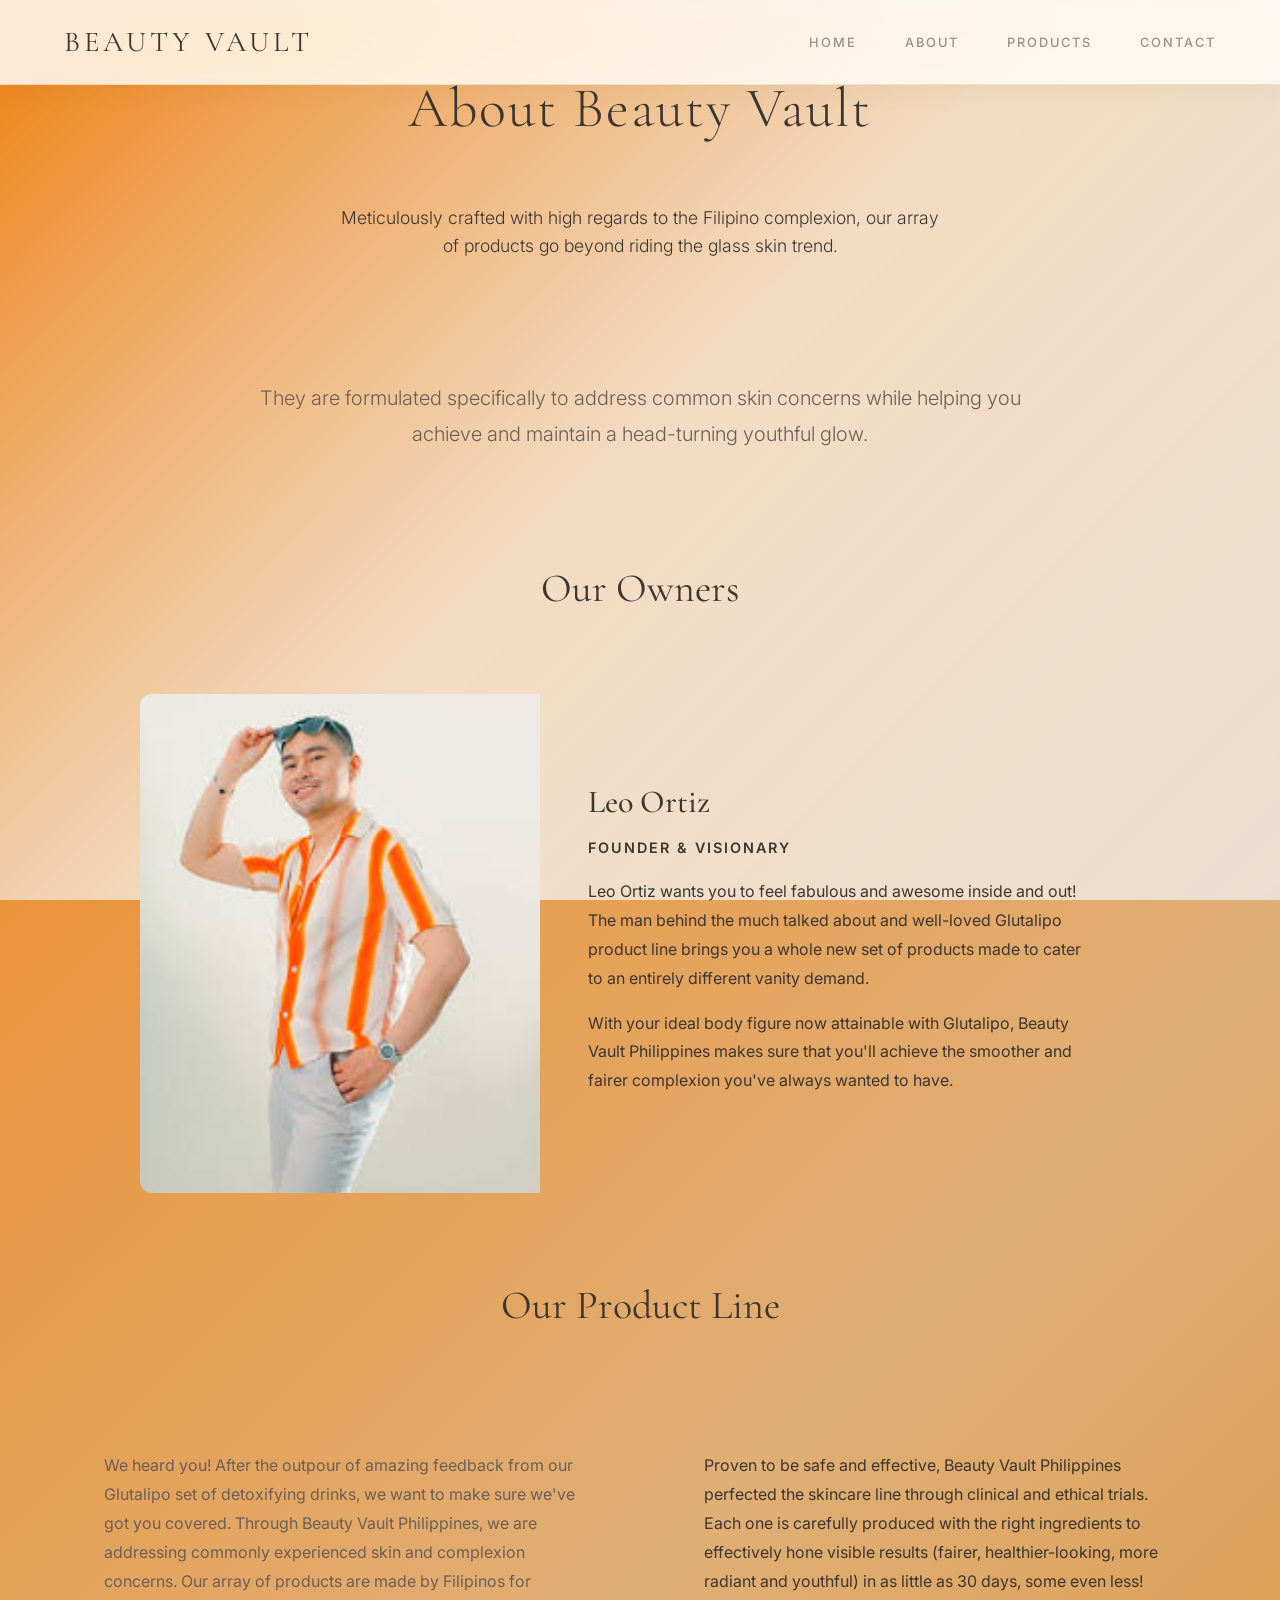
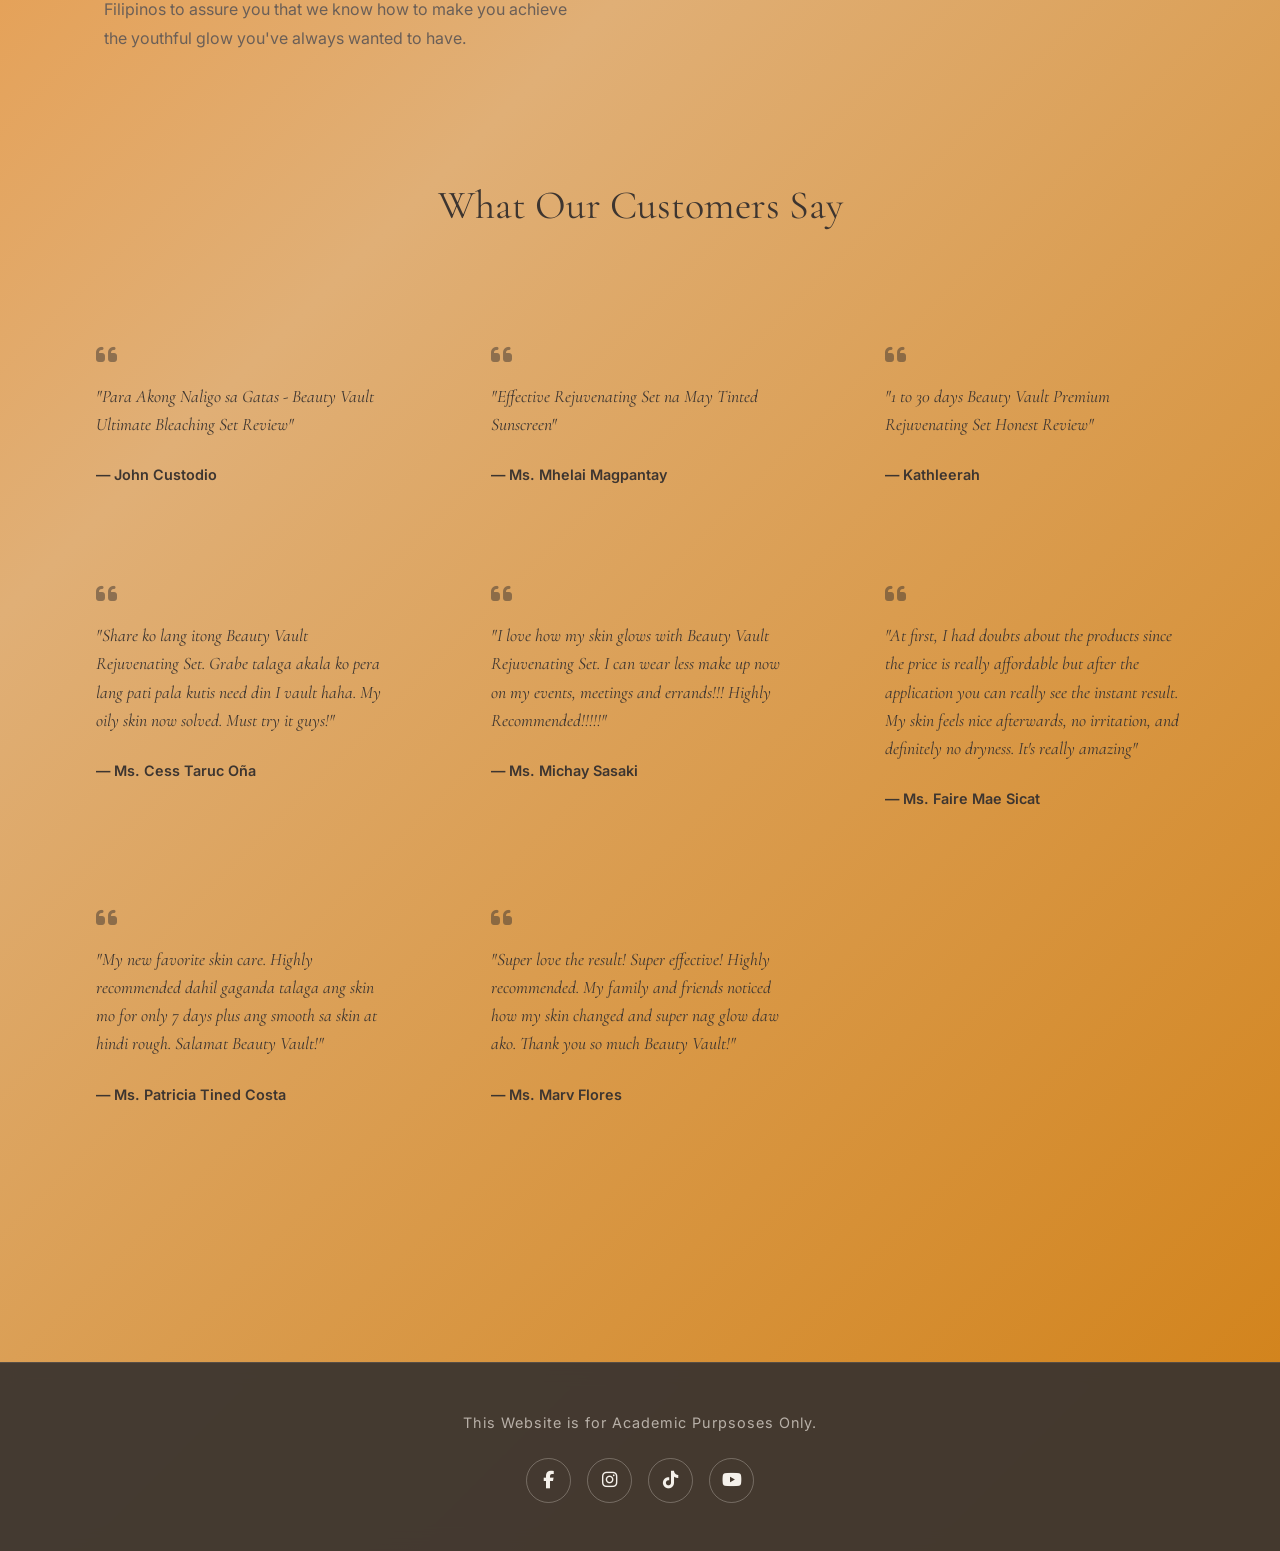
<file: about.html>
<html>
<head>
    <meta charset="UTF-8">
    <meta name="viewport" content="width=device-width, initial-scale=1.0">
    <title>About — Beauty Vault</title>
    <link rel="stylesheet" href="about.css">
    <link rel="stylesheet" href="https://cdnjs.cloudflare.com/ajax/libs/font-awesome/6.4.0/css/all.min.css">
    <link rel="preconnect" href="https://fonts.googleapis.com">
    <link rel="preconnect" href="https://fonts.gstatic.com" crossorigin>
    <link href="https://fonts.googleapis.com/css2?family=Cormorant+Garamond:ital,wght@0,300;0,400;0,500;0,600;1,300;1,400&family=Inter:wght@300;400;500;600&display=swap" rel="stylesheet">
</head>
<body>
   
    <div class="bg-image"></div>
    <div class="bg-overlay"></div>
    
    <header>
        <nav class="navbar">
            <div class="logo">Beauty Vault</div>
            <ul class="nav-links">
                <li><a href="index.html">Home</a></li>
                <li><a href="about.html">About</a></li>
                <li><a href="product.html">Products</a></li>
                <li><a href="contact.html">Contact</a></li>
            </ul>
        </nav>
    </header>

    <section class="hero">
        <h1>About Beauty Vault</h1>
        <div class="section-divider"></div>
        <p>Meticulously crafted with high regards to the Filipino complexion, our array of products go beyond riding the glass skin trend.</p>
    </section>

    <main class="container">
        <section class="about-intro">
            <div class="content-block">
                <p class="lead-text">They are formulated specifically to address common skin concerns while helping you achieve and maintain a head-turning youthful glow.</p>
            </div>
        </section>

        <section class="featured-section">
            <div class="section-header">
                <h2>Our Owners</h2>
                <div class="section-divider"></div>
            </div>
            
            <div class="owner-card">
                <div class="owner-image">
                    <img src="images/leo.jpg" alt="Leo Ortiz - Founder of Beauty Vault">
                </div>
                <div class="owner-content">
                    <h3>Leo Ortiz</h3>
                    <p class="owner-title">Founder & Visionary</p>
                    <p>Leo Ortiz wants you to feel fabulous and awesome inside and out! The man behind the much talked about and well-loved Glutalipo product line brings you a whole new set of products made to cater to an entirely different vanity demand.</p>
                    <p>With your ideal body figure now attainable with Glutalipo, Beauty Vault Philippines makes sure that you'll achieve the smoother and fairer complexion you've always wanted to have.</p>
                </div>
            </div>
        </section>

        <section class="featured-section">
            <div class="section-header">
                <h2>Our Product Line</h2>
                <div class="section-divider"></div>
            </div>
            
            <div class="content-grid">
                <div class="content-block">
                    <p>We heard you! After the outpour of amazing feedback from our Glutalipo set of detoxifying drinks, we want to make sure we've got you covered. Through Beauty Vault Philippines, we are addressing commonly experienced skin and complexion concerns. Our array of products are made by Filipinos for Filipinos to assure you that we know how to make you achieve the youthful glow you've always wanted to have.</p>
                </div>
                <div class="content-block highlight">
                    <p>Proven to be safe and effective, Beauty Vault Philippines perfected the skincare line through clinical and ethical trials. Each one is carefully produced with the right ingredients to effectively hone visible results (fairer, healthier-looking, more radiant and youthful) in as little as 30 days, some even less!</p>
                </div>
            </div>
        </section>

        <section class="featured-section">
            <div class="section-header">
                <h2>What Our Customers Say</h2>
                <div class="section-divider"></div>
            </div>
            
            <div class="testimonials-grid">
                <div class="testimonial-card">
                    <div class="quote-icon"><i class="fas fa-quote-left"></i></div>
                    <blockquote>"Para Akong Naligo sa Gatas - Beauty Vault Ultimate Bleaching Set Review"</blockquote>
                    <cite>— John Custodio</cite>
                </div>
                
                <div class="testimonial-card">
                    <div class="quote-icon"><i class="fas fa-quote-left"></i></div>
                    <blockquote>"Effective Rejuvenating Set na May Tinted Sunscreen"</blockquote>
                    <cite>— Ms. Mhelai Magpantay</cite>
                </div>
                
                <div class="testimonial-card">
                    <div class="quote-icon"><i class="fas fa-quote-left"></i></div>
                    <blockquote>"1 to 30 days Beauty Vault Premium Rejuvenating Set Honest Review"</blockquote>
                    <cite>— Kathleerah</cite>
                </div>
                
                <div class="testimonial-card">
                    <div class="quote-icon"><i class="fas fa-quote-left"></i></div>
                    <blockquote>"Share ko lang itong Beauty Vault Rejuvenating Set. Grabe talaga akala ko pera lang pati pala kutis need din I vault haha. My oily skin now solved. Must try it guys!"</blockquote>
                    <cite>— Ms. Cess Taruc Oña</cite>
                </div>
                
                <div class="testimonial-card">
                    <div class="quote-icon"><i class="fas fa-quote-left"></i></div>
                    <blockquote>"I love how my skin glows with Beauty Vault Rejuvenating Set. I can wear less make up now on my events, meetings and errands!!! Highly Recommended!!!!!"</blockquote>
                    <cite>— Ms. Michay Sasaki</cite>
                </div>
                
                <div class="testimonial-card">
                    <div class="quote-icon"><i class="fas fa-quote-left"></i></div>
                    <blockquote>"At first, I had doubts about the products since the price is really affordable but after the application you can really see the instant result. My skin feels nice afterwards, no irritation, and definitely no dryness. It's really amazing"</blockquote>
                    <cite>— Ms. Faire Mae Sicat</cite>
                </div>
                
                <div class="testimonial-card">
                    <div class="quote-icon"><i class="fas fa-quote-left"></i></div>
                    <blockquote>"My new favorite skin care. Highly recommended dahil gaganda talaga ang skin mo for only 7 days plus ang smooth sa skin at hindi rough. Salamat Beauty Vault!"</blockquote>
                    <cite>— Ms. Patricia Tined Costa</cite>
                </div>
                
                <div class="testimonial-card">
                    <div class="quote-icon"><i class="fas fa-quote-left"></i></div>
                    <blockquote>"Super love the result! Super effective! Highly recommended. My family and friends noticed how my skin changed and super nag glow daw ako. Thank you so much Beauty Vault!"</blockquote>
                    <cite>— Ms. Marv Flores</cite>
                </div>
            </div>
        </section>
    </main>

    <footer>
        <div class="footer-content">
            <p>This Website is for Academic Purpsoses Only.</p>
            <div class="social-links">
                <a href="https://facebook.com" target="_blank" class="social-icon">
                    <i class="fab fa-facebook-f"></i>
                </a>
                <a href="https://instagram.com" target="_blank" class="social-icon">
                    <i class="fab fa-instagram"></i>
                </a>
                <a href="https://tiktok.com" target="_blank" class="social-icon">
                    <i class="fab fa-tiktok"></i>
                </a>
                <a href="https://youtube.com" target="_blank" class="social-icon">
                    <i class="fab fa-youtube"></i>
                </a>
            </div>
        </div>
    </footer>
</body>
</html>
</file>
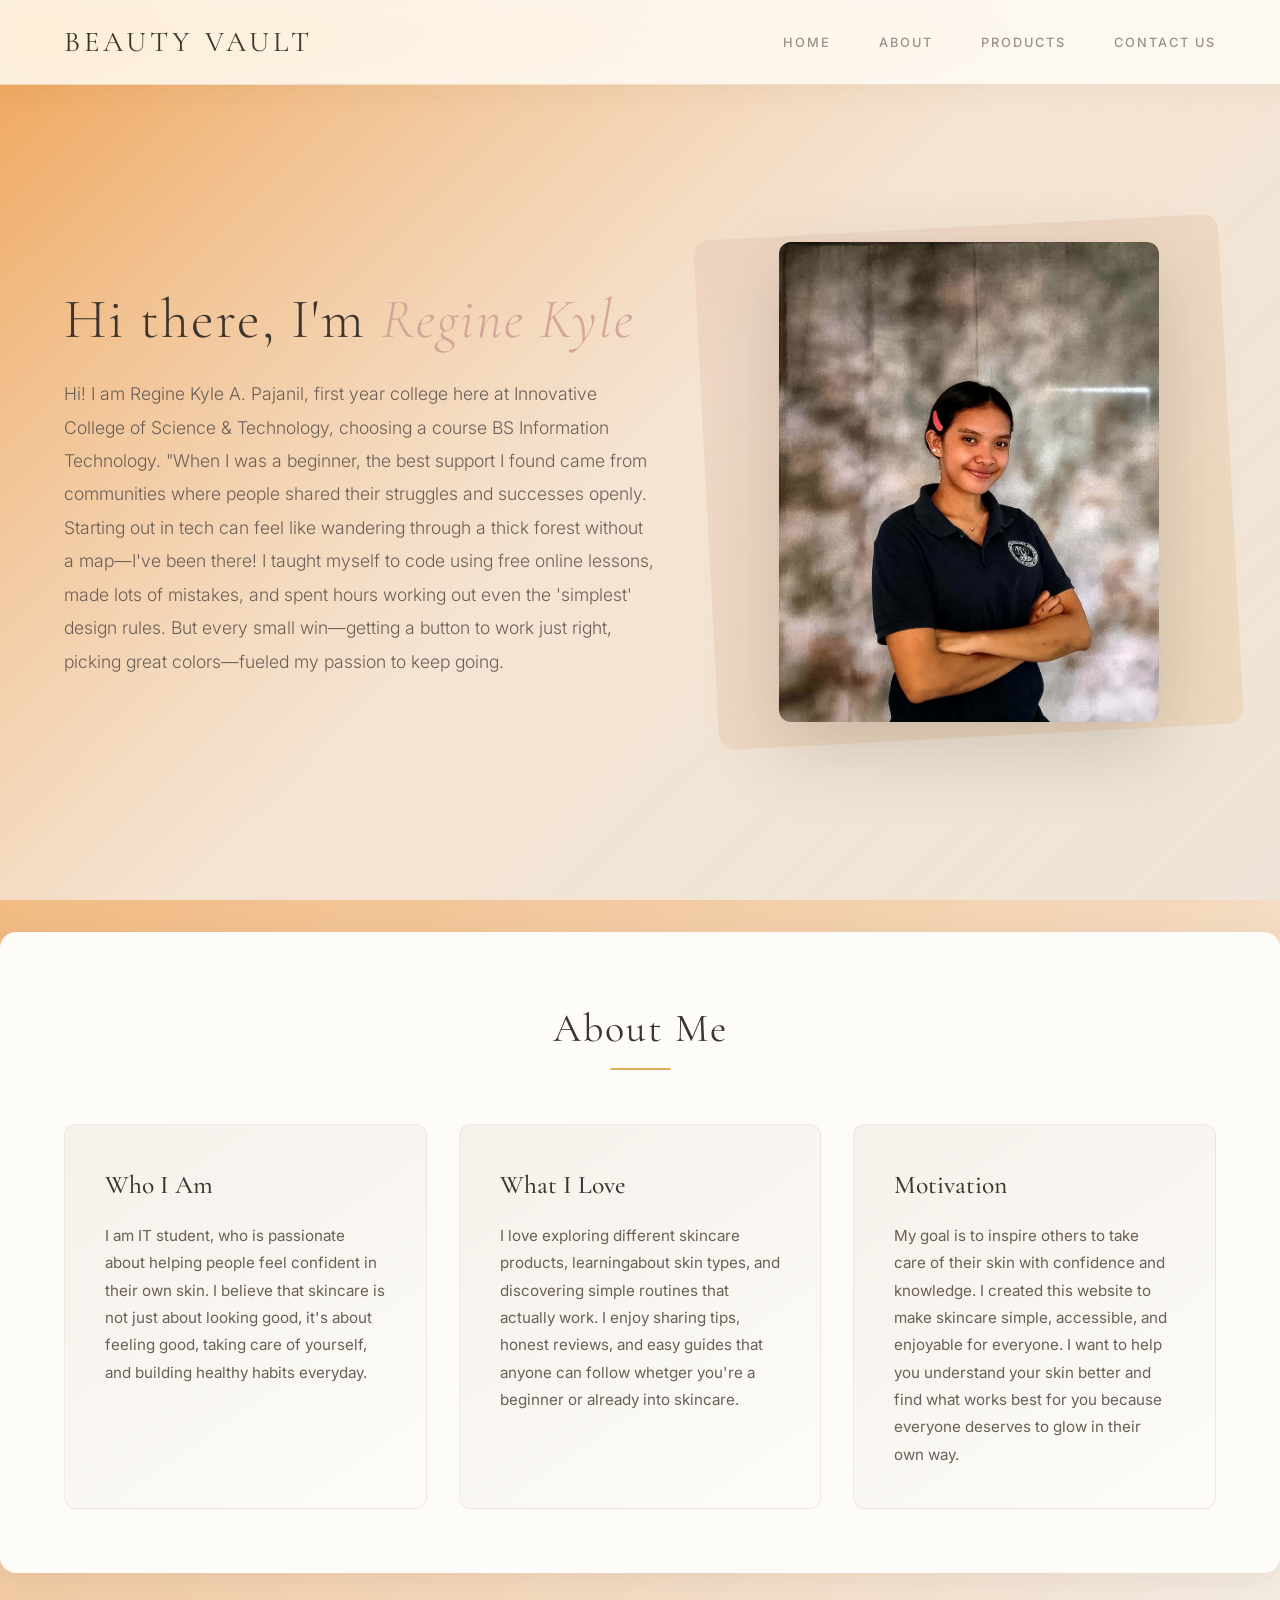
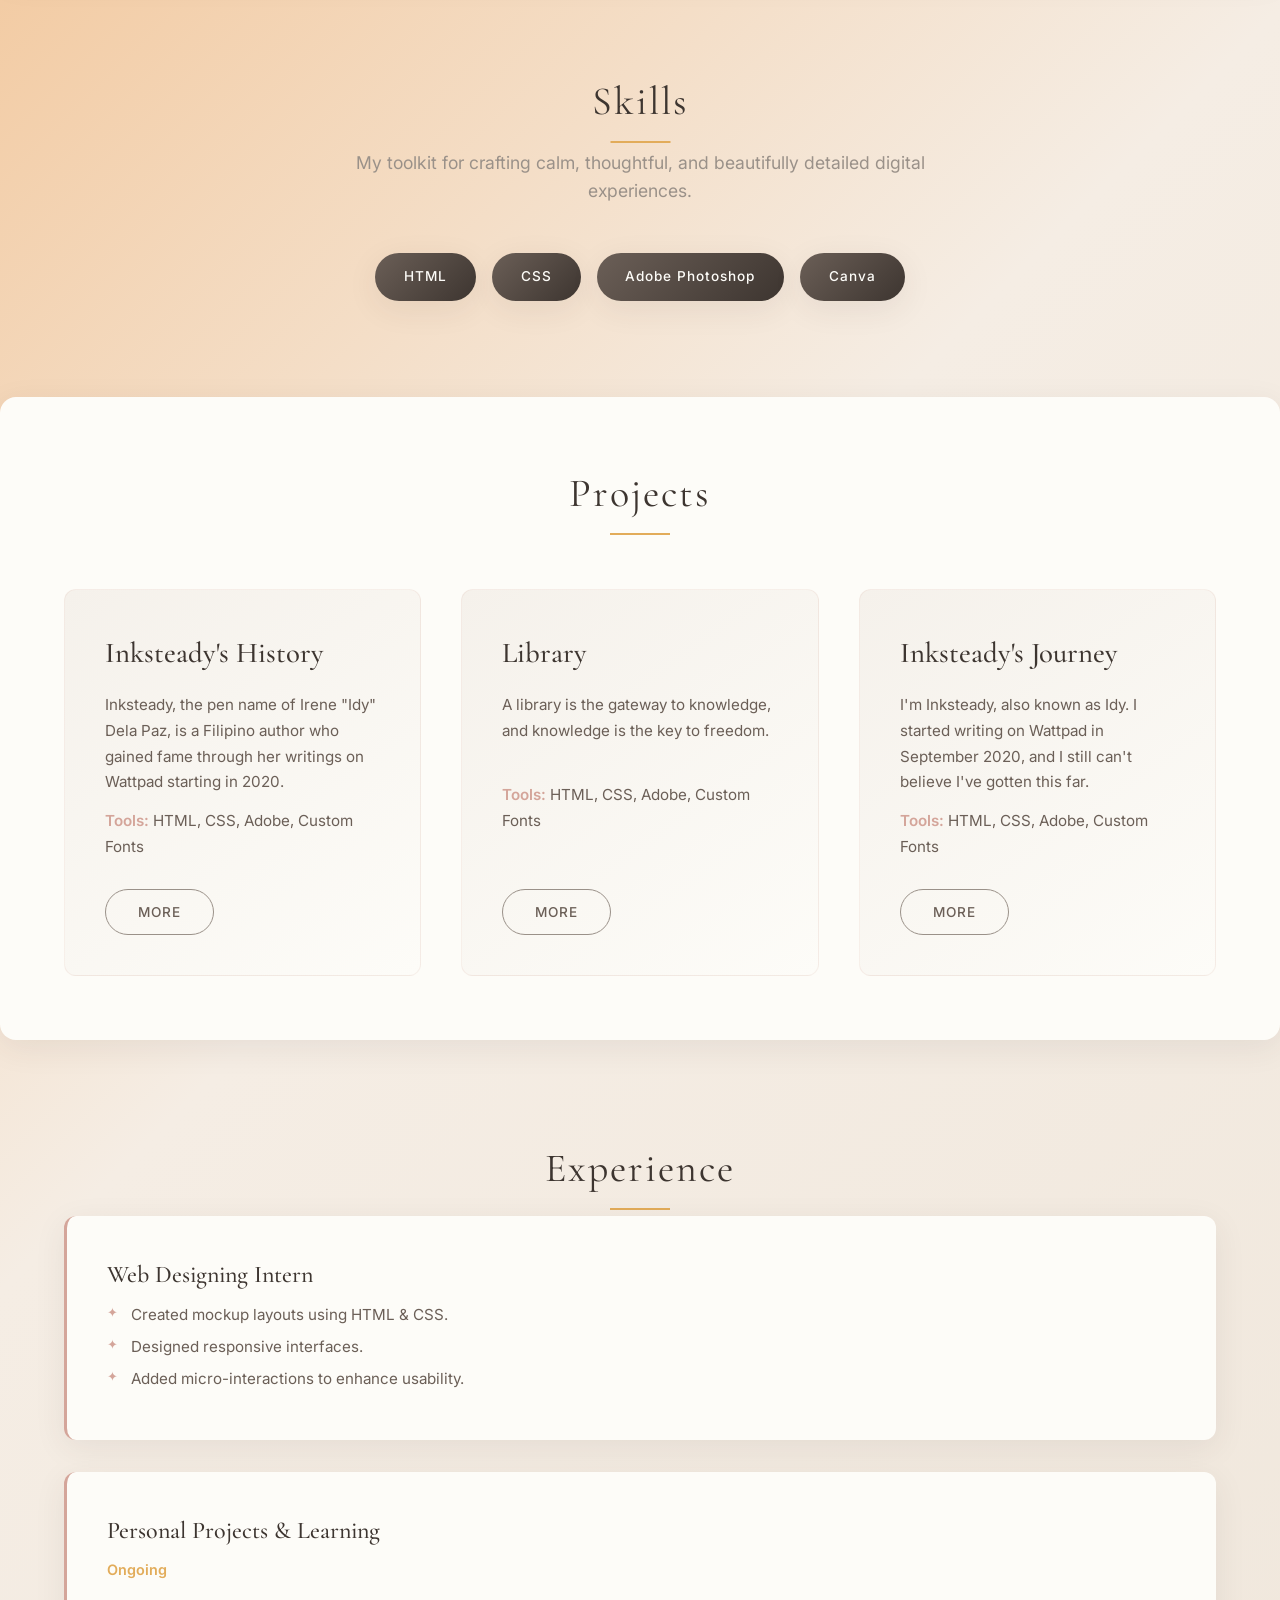
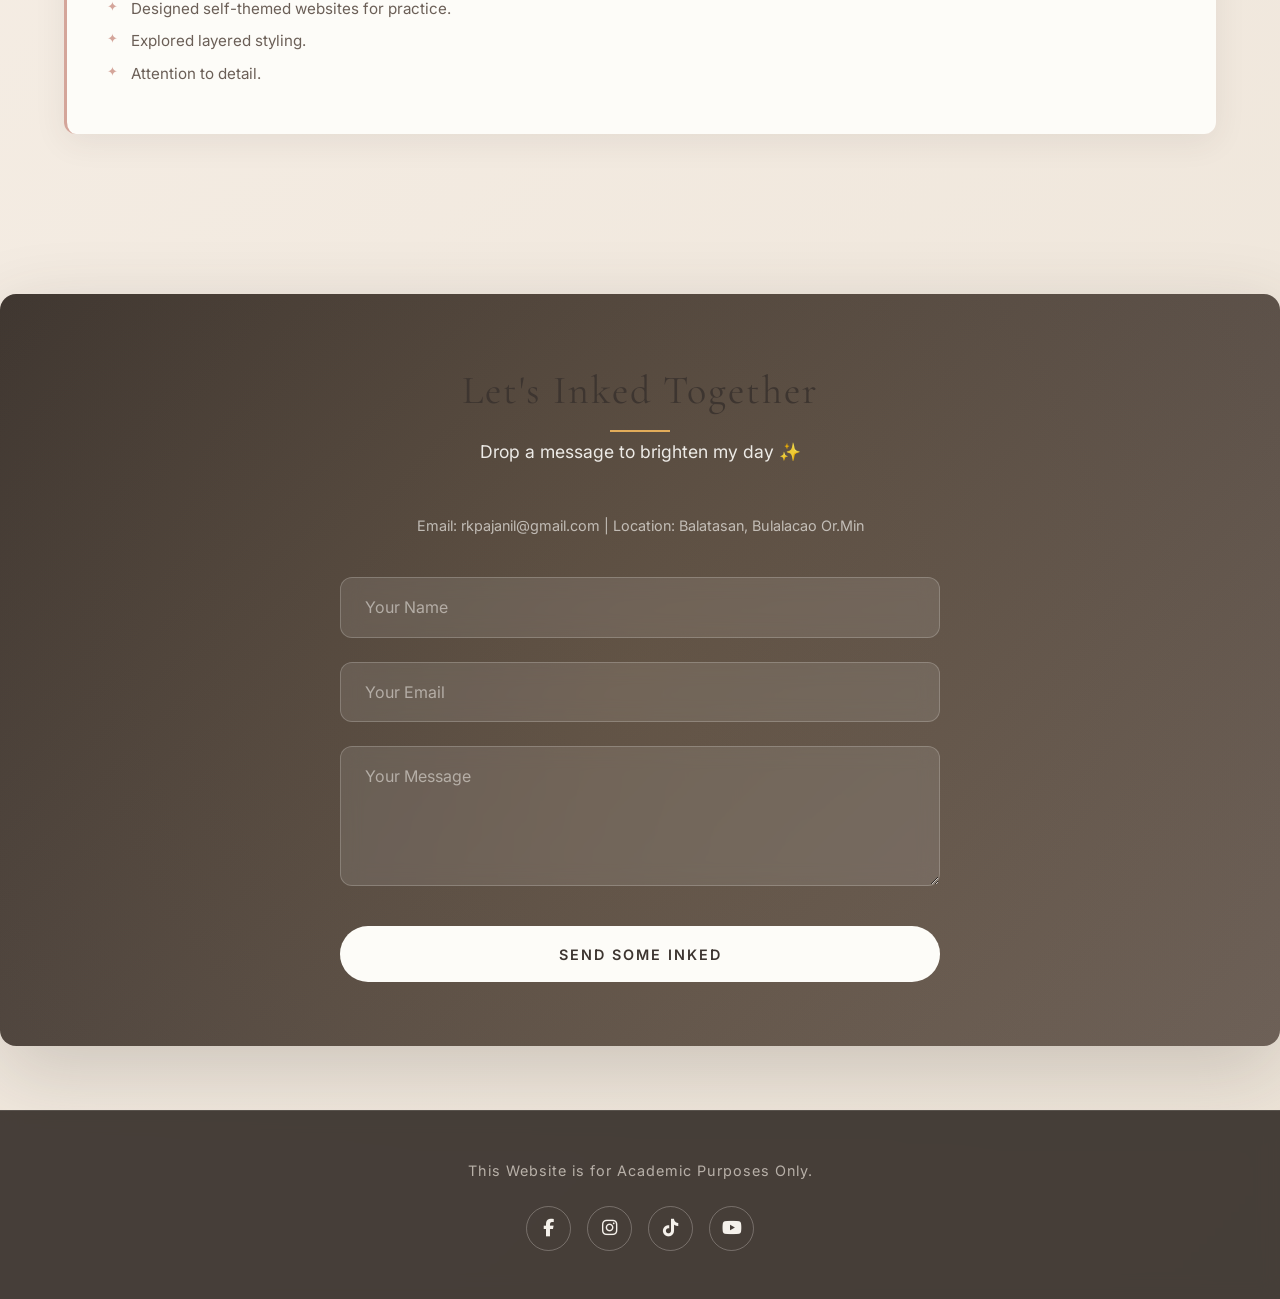
<file: contact.html>
<!DOCTYPE html>
<html lang="en">
<head>
    <meta charset="UTF-8">
    <meta name="viewport" content="width=device-width, initial-scale=1.0">
    <title>Regine Kyle | Beauty Vault</title>
    <link rel="stylesheet" href="contact.css">
    <link href="https://fonts.googleapis.com/css2?family=Cormorant+Garamond:ital,wght@0,400;0,600;1,400&family=Inter:wght@300;400;500&display=swap" rel="stylesheet">
    <link rel="stylesheet" href="https://cdnjs.cloudflare.com/ajax/libs/font-awesome/6.5.0/css/all.min.css">
</head>
<body>
     <header>
        <nav>
            <a href="#" class="logo">
                <div>
                    <div>Beauty Vault</div>
                </div>
            </a>
            <ul>
                <li><a href="index.html">HOME</a></li>
                <li><a href="about.html">ABOUT</a></li>
                <li><a href="product.html">PRODUCTS</a></li>
                <li><a href="contact.html">CONTACT US</a></li>
            </ul>
        </nav>
    </header>

    <section class="hero">
        <div class="hero-content">
            <h1>Hi there, I'm <span>Regine Kyle</span></h1>
            <p>Hi! I am Regine Kyle A. Pajanil, first year college here at Innovative College of Science & Technology, choosing a course BS Information Technology. "When I was a beginner, the best support I found came from communities where people shared their struggles and successes openly. Starting out in tech can feel like wandering through a thick forest without a map—I've been there! I taught myself to code using free online lessons, made lots of mistakes, and spent hours working out even the 'simplest' design rules. But every small win—getting a button to work just right, picking great colors—fueled my passion to keep going.</p>
        </div>
        <div class="profile-container">
            <img src="images/pic.jpg.jpeg" alt="Regine's Profile Picture" class="profile-img">
        </div>
    </section>

    <section class="about">
        <h2>About Me</h2>
        <div class="about-cards">
            <div class="card">
                <h3>Who I Am</h3>
                <p>I am IT student, who is passionate about helping people feel confident in their own skin. I believe that skincare is not just about looking good, it's about feeling good, taking care of yourself, and building healthy habits everyday.</p>
            </div>
            <div class="card">
                <h3>What I Love</h3>
                <p>I love exploring different skincare products, learningabout skin types, and discovering simple routines that actually work. I enjoy sharing tips, honest reviews, and easy guides that anyone can follow whetger you're a beginner or already into skincare.</p>
            </div>
            <div class="card">
                <h3>Motivation</h3>
                <p>My goal is to inspire others to take care of their skin with confidence and knowledge. I created this website to make skincare simple, accessible, and enjoyable for everyone. I want to help you understand your skin better and find what works best for you because everyone deserves to glow in their own way.</p>
            </div>
        </div>
    </section>

    <section class="skills">
        <h2>Skills</h2>
        <p>My toolkit for crafting calm, thoughtful, and beautifully detailed digital experiences.</p>
        <div class="skills-tags">
            <span>HTML</span>
            <span>CSS</span>
            <span>Adobe Photoshop</span>
            <span>Canva</span>
        </div>
    </section>

    <section class="projects">
        <h2>Projects</h2>
        <div class="projects-grid">
            <div class="project-card">
                <h3>Inksteady's History</h3>
                <p>Inksteady, the pen name of Irene "Idy" Dela Paz, is a Filipino author who gained fame through her writings on Wattpad starting in 2020.</p>
                <p><strong>Tools:</strong> HTML, CSS, Adobe, Custom Fonts</p>
                <button class="project-btn">More</button>
            </div>
            <div class="project-card">
                <h3>Library</h3>
                <p>A library is the gateway to knowledge, and knowledge is the key to freedom.</p>
                <p><strong>Tools:</strong> HTML, CSS, Adobe, Custom Fonts</p>
                <button class="project-btn">More</button>
            </div>
            <div class="project-card">
                <h3>Inksteady's Journey</h3>
                <p>I'm Inksteady, also known as Idy. I started writing on Wattpad in September 2020, and I still can't believe I've gotten this far.</p>
                <p><strong>Tools:</strong> HTML, CSS, Adobe, Custom Fonts</p>
                <button class="project-btn">More</button>
            </div> 
        </div>
    </section>

    <section class="experience">
        <h2>Experience</h2>
        <div class="exp-item">
            <h3>Web Designing Intern</h3>
            <ul>
                <li>Created mockup layouts using HTML & CSS.</li>
                <li>Designed responsive interfaces.</li>
                <li>Added micro-interactions to enhance usability.</li>
            </ul>
        </div>
        <div class="exp-item">
            <h3>Personal Projects & Learning</h3>
            <p>Ongoing</p>
            <ul>
                <li>Designed self-themed websites for practice.</li>
                <li>Explored layered styling.</li>
                <li>Attention to detail.</li>
            </ul>
        </div>
    </section>

    <section class="contact">
        <h2>Let's Inked Together</h2>
        <p>Drop a message to brighten my day ✨</p>
        <p>Email: rkpajanil@gmail.com | Location: Balatasan, Bulalacao Or.Min</p>
        <form class="contact-form">
            <input type="text" placeholder="Your Name" required>
            <input type="email" placeholder="Your Email" required>
            <textarea placeholder="Your Message" rows="5" required></textarea>
            <button type="submit" class="form-btn">Send Some Inked</button>
        </form>
    </section>

    <footer>
        <p>This Website is for Academic Purposes Only.</p>
        <div class="social-links">
            <a href="https://facebook.com" target="_blank" class="social-icon facebook">
                <i class="fab fa-facebook-f"></i>
            </a>
            <a href="https://instagram.com" target="_blank" class="social-icon instagram">
                <i class="fab fa-instagram"></i>
            </a>
            <a href="https://tiktok.com" target="_blank" class="social-icon tiktok">
                <i class="fab fa-tiktok"></i>
            </a>
            <a href="https://youtube.com" target="_blank" class="social-icon youtube">
                <i class="fab fa-youtube"></i>
            </a>
        </div>
    </footer>
</body>
</html>
</file>
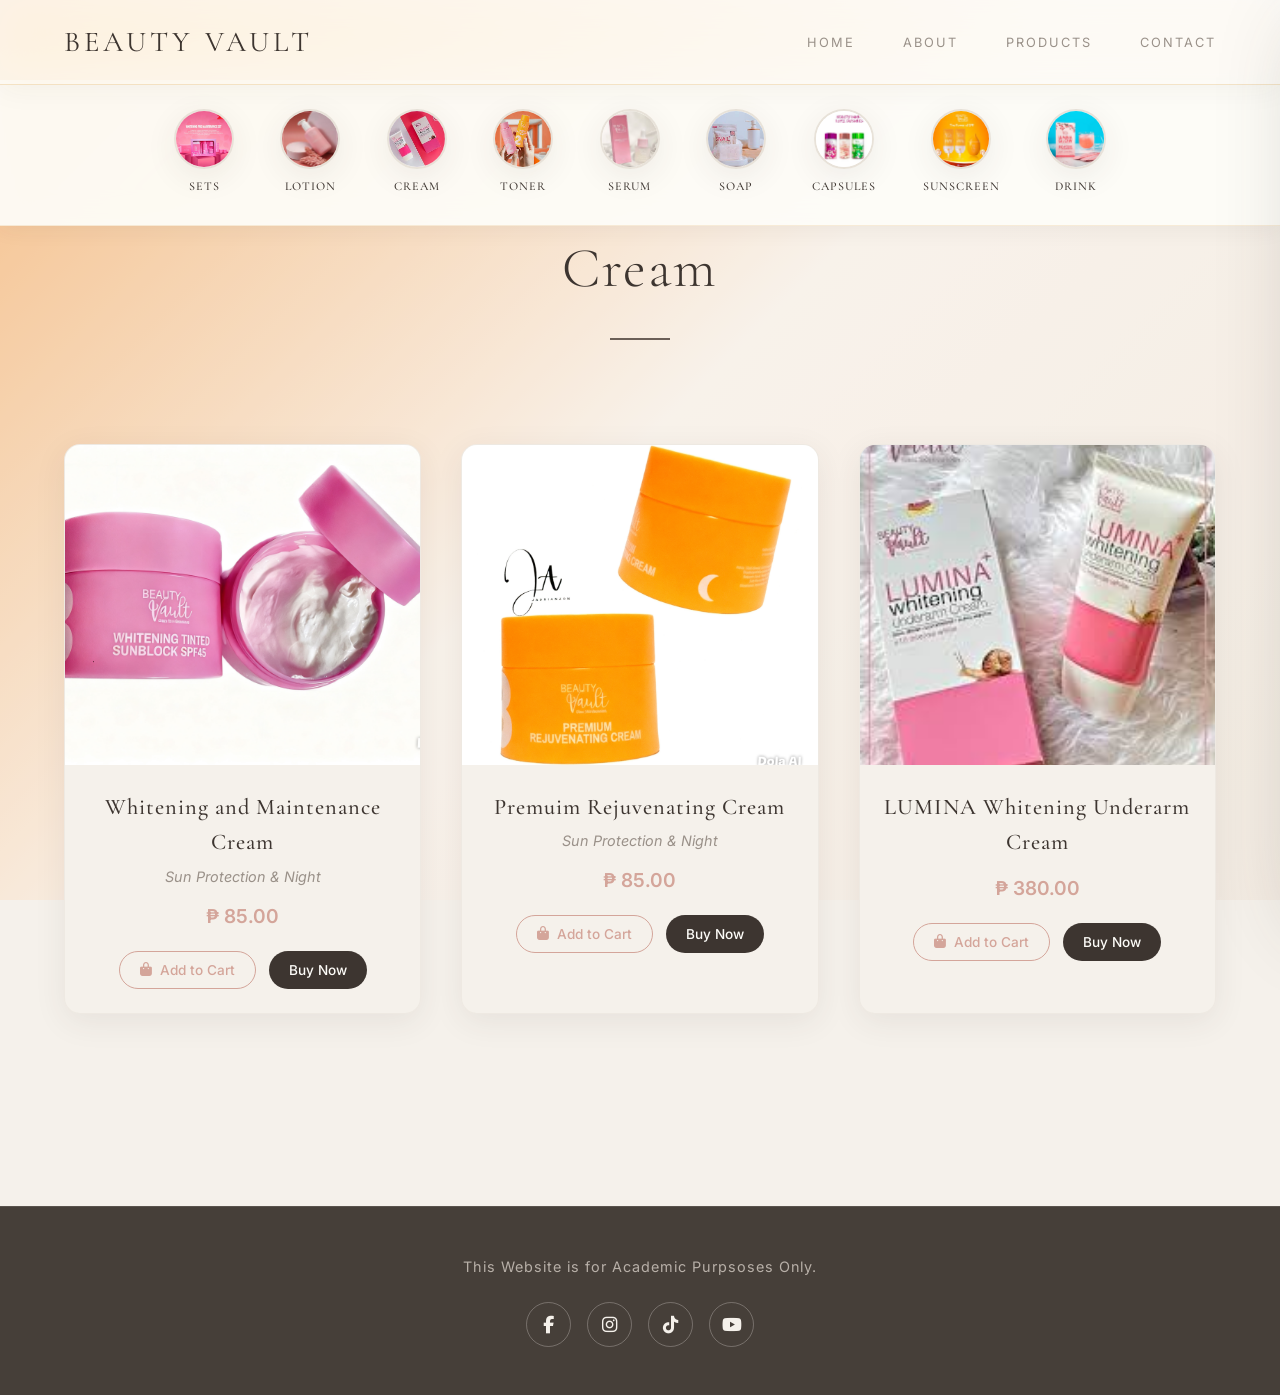
<file: cream.html>
<html>
<head>
    <meta charset="UTF-8">
    <meta name="viewport" content="width=device-width, initial-scale=1.0">
    <title>Cream Collection — Beauty Vault</title>
    <link rel="stylesheet" href="cream.css">
    <link rel="stylesheet" href="https://cdnjs.cloudflare.com/ajax/libs/font-awesome/6.4.0/css/all.min.css">
    <link rel="preconnect" href="https://fonts.googleapis.com">
    <link rel="preconnect" href="https://fonts.gstatic.com" crossorigin>
    <link href="https://fonts.googleapis.com/css2?family=Cormorant+Garamond:ital,wght@0,300;0,400;0,500;0,600;1,300;1,400&family=Inter:wght@300;400;500;600&display=swap" rel="stylesheet">
</head>
<body> 
    <div class="bg-image"></div>
    <div class="bg-overlay"></div>
    
    <header>
        <nav class="navbar">
            <div class="logo">Beauty Vault</div>
            <ul class="nav-links">
                <li><a href="index.html">Home</a></li>
                <li><a href="about.html">About</a></li>
                <li><a href="product.html">Products</a></li>
                <li><a href="contact.html">Contact</a></li>
            </ul>
        </nav>
    </header>
    <div class="top-products-layer">
        <div class="products-header-nav">
            
            <a href="productsets.html" class="product-header-item">
                <div class="header-item-image">
                    <img src="images/bvpink2.png" alt="Product Sets">
                </div>
                <span class="header-item-name">Sets</span>
            </a>

            <a href="lotion.html" class="product-header-item">
                <div class="header-item-image">
                    <img src="images/luminalotion.jpg" alt="Lotion">
                </div>
                <span class="header-item-name">Lotion</span>
            </a>

            <a href="cream.html" class="product-header-item">
                <div class="header-item-image">
                    <img src="images/luminacream.jpg" alt="Cream">
                </div>
                <span class="header-item-name">Cream</span>
            </a>

            <a href="toner.html" class="product-header-item">
                <div class="header-item-image">
                    <img src="images/tonertwo.jpg" alt="Toner">
                </div>
                <span class="header-item-name">Toner</span>
            </a>

            <a href="serum.html" class="product-header-item">
                <div class="header-item-image">
                    <img src="images/serum1.jpg" alt="Serum">
                </div>
                <span class="header-item-name">Serum</span>
            </a>

            <a href="soap.html" class="product-header-item">
                <div class="header-item-image">
                    <img src="images/snailwhipp2.jpg" alt="Soap">
                </div>
                <span class="header-item-name">Soap</span>
            </a>

            <a href="capsules.html" class="product-header-item">
                <div class="header-item-image">
                    <img src="images/capsulesthree.jpg" alt="Capsules">
                </div>
                <span class="header-item-name">Capsules</span>
            </a>

            <a href="sunscreen.html" class="product-header-item">
                <div class="header-item-image">
                    <img src="images/sunscreenthree.jpg" alt="Sunscreen">
                </div>
                <span class="header-item-name">Sunscreen</span>
            </a>

            <a href="luminaglow.html" class="product-header-item">
                <div class="header-item-image">
                    <img src="images/luminaglow1.jpg" alt="Powder Drink">
                </div>
                <span class="header-item-name">Drink</span>
            </a>

        </div>
    </div>
    <section class="hero">
        <h1>Cream</h1>
        <div class="section-divider"></div>
        <p></p>
    </section>

    <main class="container">
        
        <div class="product-grid">
        
            <article class="product-card">
                <div class="card-image">
                    <img src="images/creanp1.png" alt="Beauty Vault Cream Pink">
                    <div class="card-overlay">
                        <button class="btn-quick-view" onclick="openModal('cream-pink')">
                            <i class="fas fa-eye"></i> Quick View
                        </button>
                    </div>
                </div>
                <div class="card-info">
                    <h3>Whitening and Maintenance Cream</h3>
                    <p class="card-subtitle">Sun Protection & Night</p>
                    <span class="card-price">₱ 85.00</span>
                    <div class="card-actions">
                        <button class="btn-add-cart" onclick="addToCart('Beauty Vault Cream Pink', 85)">
                            <i class="fas fa-shopping-bag"></i> Add to Cart
                        </button>
                        <button class="btn-buy-now" onclick="buyNow('Beauty Vault Cream Pink', 85)">
                            Buy Now
                        </button>
                    </div>
                </div>
            </article>

            <article class="product-card">
                <div class="card-image">
                    <img src="images/creamo1.png" alt="Beauty Vault Cream Orange">
                    <div class="card-overlay">
                        <button class="btn-quick-view" onclick="openModal('cream-orange')">
                            <i class="fas fa-eye"></i> Quick View
                        </button>
                    </div>
                </div>
                <div class="card-info">
                    <h3>Premuim Rejuvenating Cream</h3>
                    <p class="card-subtitle">Sun Protection & Night</p>
                    <span class="card-price">₱ 85.00</span>
                    <div class="card-actions">
                        <button class="btn-add-cart" onclick="addToCart('Beauty Vault Cream Orange', 85)">
                            <i class="fas fa-shopping-bag"></i> Add to Cart
                        </button>
                        <button class="btn-buy-now" onclick="buyNow('Beauty Vault Cream Orange', 85)">
                            Buy Now
                        </button>
                    </div>
                </div>
            </article>

             <article class="product-card">
                <div class="card-image">
                    <img src="images/lumina cream.jpg" alt="LUMINA  Whitening Underarm Cream">
                    <div class="card-overlay">
                        <button class="btn-quick-view" onclick="openModal('lumina-cream')">
                            <i class="fas fa-eye"></i> Quick View
                        </button>
                    </div>
                </div>
                <div class="card-info">
                    <h3>LUMINA  Whitening Underarm Cream</h3>
                    <p class="card-subtitle"></p>
                    <span class="card-price">₱ 380.00</span>
                    <div class="card-actions">
                        <button class="btn-add-cart" onclick="addToCart('LUMINA  Whitening Underarm Cream', )">
                            <i class="fas fa-shopping-bag"></i> Add to Cart
                        </button>
                        <button class="btn-buy-now" onclick="buyNow('LUMINA  Whitening Underarm Cream', 380)">
                            Buy Now
                        </button>
                    </div>
                </div>
            </article>


        </div>
    </main>

    <div class="cart-sidebar" id="cartSidebar">
        <div class="cart-header">
            <h3><i class="fas fa-shopping-bag"></i> Your Cart</h3>
                <i class="fas fa-times"></i>
            </button>
        </div>
        <div class="cart-items" id="cartItems">
        </div>
        <div class="cart-footer">
            <div class="cart-total">
                <span>Total</span>
                <span id="cartTotal">₱ 0.00</span>
            </div>
            <button class="btn-checkout" onclick="checkout()">
                Proceed to Checkout
            </button>
        </div>
    </div>
    <div class="modal-overlay" id="modalOverlay" onclick="closeModal()">
        <div class="modal-content" onclick="event.stopPropagation()">
            <button class="modal-close" onclick="closeModal()">
                <i class="fas fa-times"></i>
            </button>
            
            <div class="modal-body" id="modalBody">
            </div>
        </div>
    </div>

    <div class="toast" id="toast">
        <i class="fas fa-check-circle"></i>
        <span id="toast-message">Added to cart!</span>
    </div>

    <footer>
        <div class="footer-content">
            <p>This Website is for Academic Purpsoses Only.</p>
            <div class="social-links">
                <a href="#" class="social-icon"><i class="fab fa-facebook-f"></i></a>
                <a href="#" class="social-icon"><i class="fab fa-instagram"></i></a>
                <a href="#" class="social-icon"><i class="fab fa-tiktok"></i></a>
                <a href="#" class="social-icon"><i class="fab fa-youtube"></i></a>
            </div>
        </div>
    </footer>

    <script>
        const products = {
            'cream-pink': {
                name: 'Whitening and Maintenance Cream Pink',
                subtitle: 'Sun Protection & Night',
                price: 85,
                priceDisplay: '₱ 85.00',
                images: ['images/creanp1.png','images/creamp2.png', 'images/creamp3.png'],
                description: 'Provides high-level sun protection to prevent sunspots and premature aging, while leaving a light, natural tint. Helps shed dead skin cells to reveal smoother, younger-looking skin.',
                benefits: ['Sun protection', 'Prevents sunspots', 'Anti-aging', 'Natural tint', 'Smoother skin'],
                volume: '10g'
            },
            'cream-orange': {
                name:'Premuim Rejuvinating Cream',
                subtitle: 'Whitening & Acne Treatment',
                price: 85,
                priceDisplay: '₱ 85.00',
                images: ['images/creamo1.png', 'images/creamo2.png'],
                description: 'Whitens, reduces dark spots, and evens skin tone while sleeping. Treats acne and lightens pimple marks and melasma for clearer, brighter skin.',
                benefits: ['Skin whitening', 'Reduces dark spots', 'Evens skin tone', 'Treats acne', 'Lightens marks'],
                volume: '10g'
            },
            'lumina-cream': {
                name:'LUMINA  Whitening Underarm Cream',
                subtitle: '',
                price: 85,
                priceDisplay: '₱ 380.00',
                images: ['images/lumina cream.jpg', 'images/'],
                description: 'Beauty Vault Lumina Whitening Underarm Cream is a popular, affordable skincare product in the Philippines designed to lighten and improve the texture of the underarm area. It is formulated with active ingredients aimed at reducing melanin production, preventing dark spots, and nourishing the skin. ',
                benefits: ['Provides 24-hour protection from body odor and sweating.'],
                volume: '40ml'
            }
        };
        function openModal(productId) {
            currentProduct = products[productId];
            currentSlide = 0;
            
            const modal = document.getElementById('modalOverlay');
            const body = document.getElementById('modalBody');
            
            body.innerHTML = `
                <div class="modal-gallery">
                    <div class="gallery-main">
                        <img src="${currentProduct.images[0]}" id="modalImage" alt="${currentProduct.name}">
                        <button class="gallery-nav prev" onclick="changeSlide(-1)">
                            <i class="fas fa-chevron-left"></i>
                        </button>
                        <button class="gallery-nav next" onclick="changeSlide(1)">
                            <i class="fas fa-chevron-right"></i>
                        </button>
                    </div>
                    <div class="gallery-thumbs">
                        ${currentProduct.images.map((img, i) => `
                            <img src="${img}" class="thumb ${i === 0 ? 'active' : ''}" onclick="setSlide(${i})">
                        `).join('')}
                    </div>
                </div>
                <div class="modal-details">
                    <h2>${currentProduct.name}</h2>
                    <span class="modal-subtitle">${currentProduct.subtitle}</span>
                    <p class="modal-desc">${currentProduct.description}</p>
                    <div class="modal-benefits">
                        <strong>Key Benefits</strong>
                        <ul>
                            ${currentProduct.benefits.map(b => `<li>${b}</li>`).join('')}
                        </ul>
                    </div>
                    <p class="modal-volume">${currentProduct.volume}</p>
                    <div class="modal-price">${currentProduct.priceDisplay}</div>
                    <div class="modal-actions">
                        <button class="btn-primary" onclick="addToCart('${currentProduct.name}', ${currentProduct.price}); closeModal();">
                            <i class="fas fa-shopping-bag"></i> Add to Cart
                        </button>
                        <button class="btn-buy" onclick="buyNow('${currentProduct.name}', ${currentProduct.price}); closeModal();">
                            Buy Now
                        </button>
                    </div>
                </div>
            `;
            
            modal.classList.add('active');
            document.body.style.overflow = 'hidden';
        }

        function closeModal() {
            document.getElementById('modalOverlay').classList.remove('active');
            document.body.style.overflow = '';
        }

        function changeSlide(dir) {
            currentSlide = (currentSlide + dir + currentProduct.images.length) % currentProduct.images.length;
            updateGallery();
        }

        function setSlide(index) {
            currentSlide = index;
            updateGallery();
        }

        function updateGallery() {
            document.getElementById('modalImage').src = currentProduct.images[currentSlide];
            document.querySelectorAll('.thumb').forEach((t, i) => {
                t.classList.toggle('active', i === currentSlide);
            });
        }
        function showToast(msg) {
            const toast = document.getElementById('toast');
            document.getElementById('toast-message').textContent = msg;
            toast.classList.add('show');
            setTimeout(() => toast.classList.remove('show'), 3000);
        }
        document.addEventListener('keydown', (e) => {
            if (e.key === 'Escape') {
                closeModal();
                document.getElementById('cartSidebar').classList.remove('active');
            }
        });
        document.addEventListener('click', (e) => {
            const cartSidebar = document.getElementById('cartSidebar');
            const cartToggle = document.getElementById('cartToggle');
            if (!cartSidebar.contains(e.target) && !cartToggle.contains(e.target)) {
                cartSidebar.classList.remove('active');
            }
        });
    </script>
</body>
</html>
</file>
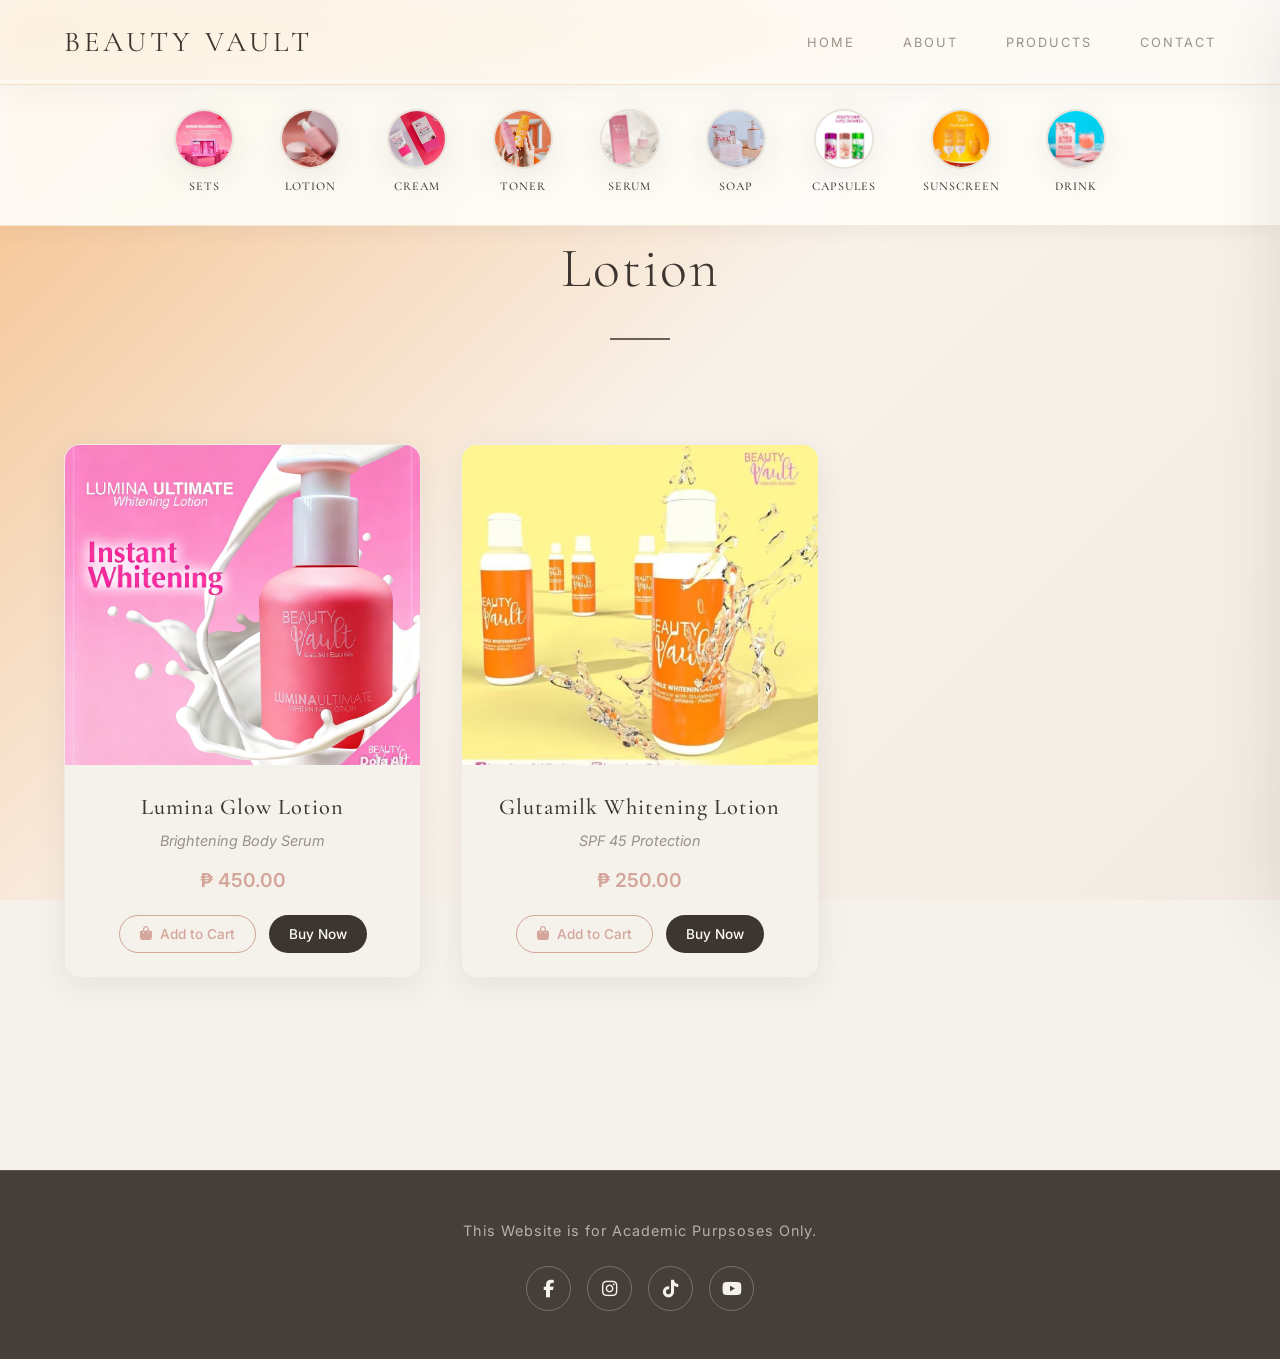
<file: lotion.html>
<html>
<head>
    <meta charset="UTF-8">
    <meta name="viewport" content="width=device-width, initial-scale=1.0">
    <title>Lotion Collection — Beauty Vault</title>
    <link rel="stylesheet" href="lotion.css">
    <link rel="stylesheet" href="https://cdnjs.cloudflare.com/ajax/libs/font-awesome/6.4.0/css/all.min.css">
    <link rel="preconnect" href="https://fonts.googleapis.com">
    <link rel="preconnect" href="https://fonts.gstatic.com" crossorigin>
    <link href="https://fonts.googleapis.com/css2?family=Cormorant+Garamond:ital,wght@0,300;0,400;0,500;0,600;1,300;1,400&family=Inter:wght@300;400;500;600&display=swap" rel="stylesheet">
</head>
<body>
   
    <div class="bg-image"></div>
    <div class="bg-overlay"></div>
    
    <header>
        <nav class="navbar">
            <div class="logo">Beauty Vault</div>
            <ul class="nav-links">
                <li><a href="index.html">Home</a></li>
                <li><a href="about.html">About</a></li>
                <li><a href="product.html">Products</a></li>
                <li><a href="contact.html">Contact</a></li>
            </ul>
        </nav>
    </header>
    <div class="top-products-layer">
        <div class="products-header-nav">
            
            <a href="productsets.html" class="product-header-item">
                <div class="header-item-image">
                    <img src="images/bvpink2.png" alt="Product Sets">
                </div>
                <span class="header-item-name">Sets</span>
            </a>

            <a href="lotion.html" class="product-header-item">
                <div class="header-item-image">
                    <img src="images/luminalotion.jpg" alt="Lotion">
                </div>
                <span class="header-item-name">Lotion</span>
            </a>

            <a href="cream.html" class="product-header-item">
                <div class="header-item-image">
                    <img src="images/luminacream.jpg" alt="Cream">
                </div>
                <span class="header-item-name">Cream</span>
            </a>

            <a href="toner.html" class="product-header-item">
                <div class="header-item-image">
                    <img src="images/tonertwo.jpg" alt="Toner">
                </div>
                <span class="header-item-name">Toner</span>
            </a>

            <a href="serum.html" class="product-header-item">
                <div class="header-item-image">
                    <img src="images/serum1.jpg" alt="Serum">
                </div>
                <span class="header-item-name">Serum</span>
            </a>

            <a href="soap.html" class="product-header-item">
                <div class="header-item-image">
                    <img src="images/snailwhipp2.jpg" alt="Soap">
                </div>
                <span class="header-item-name">Soap</span>
            </a>

            <a href="capsules.html" class="product-header-item">
                <div class="header-item-image">
                    <img src="images/capsulesthree.jpg" alt="Capsules">
                </div>
                <span class="header-item-name">Capsules</span>
            </a>

            <a href="sunscreen.html" class="product-header-item">
                <div class="header-item-image">
                    <img src="images/sunscreenthree.jpg" alt="Sunscreen">
                </div>
                <span class="header-item-name">Sunscreen</span>
            </a>

            <a href="luminaglow.html" class="product-header-item">
                <div class="header-item-image">
                    <img src="images/luminaglow1.jpg" alt="Powder Drink">
                </div>
                <span class="header-item-name">Drink</span>
            </a>

        </div>
    </div>
    <section class="hero">
        <h1>Lotion</h1>
        <div class="section-divider"></div>
        <p></p>
    </section>

    <main class="container">
       
        <div class="product-grid">
            
            <article class="product-card">
                <div class="card-image">
                    <img src="images/lumina1.png" alt="Lumina Glow Lotion">
                    <div class="card-overlay">
                        <button class="btn-quick-view" onclick="openModal('lumina-glow')">
                            <i class="fas fa-eye"></i> Quick View
                        </button>
                    </div>
                </div>
                <div class="card-info">
                    <h3>Lumina Glow Lotion</h3>
                    <p class="card-subtitle">Brightening Body Serum</p>
                    <span class="card-price">₱ 450.00</span>
                    <div class="card-actions">
                        <button class="btn-add-cart" onclick="addToCart('Lumina Glow Lotion', 450)">
                            <i class="fas fa-shopping-bag"></i> Add to Cart
                        </button>
                        <button class="btn-buy-now" onclick="buyNow('Lumina Glow Lotion', 450)">
                            Buy Now
                        </button>
                    </div>
                </div>
            </article>

           
            <article class="product-card">
                <div class="card-image">
                    <img src="images/gluta milk.jpg" alt="Glutamilk Whitening Lotion">
                    <div class="card-overlay">
                        <button class="btn-quick-view" onclick="openModal('glutamilk')">
                            <i class="fas fa-eye"></i> Quick View
                        </button>
                    </div>
                </div>
                <div class="card-info">
                    <h3>Glutamilk Whitening Lotion</h3>
                    <p class="card-subtitle">SPF 45 Protection</p>
                    <span class="card-price">₱ 250.00</span>
                    <div class="card-actions">
                        <button class="btn-add-cart" onclick="addToCart('Glutamilk Whitening Lotion', 250)">
                            <i class="fas fa-shopping-bag"></i> Add to Cart
                        </button>
                        <button class="btn-buy-now" onclick="buyNow('Glutamilk Whitening Lotion', 250)">
                            Buy Now
                        </button>
                    </div>
                </div>
            </article>

        </div>
    </main>

    <div class="cart-sidebar" id="cartSidebar">
        <div class="cart-header">
            <h3><i class="fas fa-shopping-bag"></i> Your Cart</h3>
            <button class="cart-close" onclick="toggleCart()">
                <i class="fas fa-times"></i>
            </button>
        </div>
        <div class="cart-items" id="cartItems">
          
        </div>
        <div class="cart-footer">
            <div class="cart-total">
                <span>Total</span>
                <span id="cartTotal">₱ 0.00</span>
            </div>
            <button class="btn-checkout" onclick="checkout()">
                Proceed to Checkout
            </button>
        </div>
    </div>
    <div class="modal-overlay" id="modalOverlay" onclick="closeModal()">
        <div class="modal-content" onclick="event.stopPropagation()">
            <button class="modal-close" onclick="closeModal()">
                <i class="fas fa-times"></i>
            </button>
            
            <div class="modal-body" id="modalBody">
                
            </div>
        </div>
    </div>

    
    <div class="toast" id="toast">
        <i class="fas fa-check-circle"></i>
        <span id="toast-message">Added to cart!</span>
    </div>

    <footer>
        <div class="footer-content">
            <p>This Website is for Academic Purpsoses Only.</p>
            <div class="social-links">
                <a href="https://facebook.com" target="_blank" class="social-icon">
                    <i class="fab fa-facebook-f"></i>
                </a>
                <a href="https://instagram.com" target="_blank" class="social-icon">
                    <i class="fab fa-instagram"></i>
                </a>
                <a href="https://tiktok.com" target="_blank" class="social-icon">
                    <i class="fab fa-tiktok"></i>
                </a>
                <a href="https://youtube.com" target="_blank" class="social-icon">
                    <i class="fab fa-youtube"></i>
                </a>
            </div>
        </div>
    </footer>

    <script>
        
        const products = {
            'lumina-glow': {
                name: 'Lumina Glow Lotion',
                subtitle: 'Brightening Body Serum with SPF 10',
                price: 450,
                priceDisplay: '₱ 450.00',
                images: ['images/lumina1.png', 'images/lumina2.png'],
                description: 'A premium, lightweight body serum designed to illuminate, hydrate, and brighten skin for a radiant, velvety-smooth finish. Featuring SPF 10 for light sun protection.',
                benefits: ['Deeply locks in moisture', 'Illuminates and brightens skin', 'Lightweight, non-greasy formula', 'Perfect for daily use'],
                volume: '250ml'
            },
            'glutamilk': {
                name: 'Glutamilk Whitening Lotion',
                subtitle: 'SPF 45 Whitening & Protection',
                price: 250,
                priceDisplay: '₱ 250.00',
                images: ['images/gluta milk.jpg'],
                description: 'A non-greasy, moisturizing, and skin-brightening lotion that combines glutathione and milk essence to reduce dark spots and enhance radiance. Suitable for all skin types.',
                benefits: ['Whitens and brightens skin', 'Hydrates deeply', 'SPF 45 sun protection', 'Improves skin texture'],
                volume: '250ml'
            }
        };

        function openModal(productId) {
            currentProduct = products[productId];
            currentSlide = 0;
            
            const modal = document.getElementById('modalOverlay');
            const body = document.getElementById('modalBody');
            
            body.innerHTML = `
                <div class="modal-gallery">
                    <div class="gallery-main">
                        <img src="${currentProduct.images[0]}" id="modalImage" alt="${currentProduct.name}">
                        <button class="gallery-nav prev" onclick="changeSlide(-1)">
                            <i class="fas fa-chevron-left"></i>
                        </button>
                        <button class="gallery-nav next" onclick="changeSlide(1)">
                            <i class="fas fa-chevron-right"></i>
                        </button>
                    </div>
                    <div class="gallery-thumbs">
                        ${currentProduct.images.map((img, i) => `
                            <img src="${img}" class="thumb ${i === 0 ? 'active' : ''}" onclick="setSlide(${i})">
                        `).join('')}
                    </div>
                </div>
                <div class="modal-details">
                    <h2>${currentProduct.name}</h2>
                    <span class="modal-subtitle">${currentProduct.subtitle}</span>
                    <p class="modal-desc">${currentProduct.description}</p>
                    <div class="modal-benefits">
                        <strong>Key Benefits</strong>
                        <ul>
                            ${currentProduct.benefits.map(b => `<li>${b}</li>`).join('')}
                        </ul>
                    </div>
                    <p class="modal-volume">${currentProduct.volume}</p>
                    <div class="modal-price">${currentProduct.priceDisplay}</div>
                    <div class="modal-actions">
                        <button class="btn-primary" onclick="addToCart('${currentProduct.name}', ${currentProduct.price}); closeModal();">
                            <i class="fas fa-shopping-bag"></i> Add to Cart
                        </button>
                        <button class="btn-buy" onclick="buyNow('${currentProduct.name}', ${currentProduct.price}); closeModal();">
                            Buy Now
                        </button>
                    </div>
                </div>
            `;
            
            modal.classList.add('active');
            document.body.style.overflow = 'hidden';
        }

        function closeModal() {
            document.getElementById('modalOverlay').classList.remove('active');
            document.body.style.overflow = '';
        }

        function changeSlide(dir) {
            currentSlide = (currentSlide + dir + currentProduct.images.length) % currentProduct.images.length;
            updateGallery();
        }

        function setSlide(index) {
            currentSlide = index;
            updateGallery();
        }

        function updateGallery() {
            document.getElementById('modalImage').src = currentProduct.images[currentSlide];
            document.querySelectorAll('.thumb').forEach((t, i) => {
                t.classList.toggle('active', i === currentSlide);
            });
        }
        function showToast(msg) {
            const toast = document.getElementById('toast');
            document.getElementById('toast-message').textContent = msg;
            toast.classList.add('show');
            setTimeout(() => toast.classList.remove('show'), 3000);
        }
        document.addEventListener('keydown', (e) => {
            if (e.key === 'Escape') {
                closeModal();
                document.getElementById('cartSidebar').classList.remove('active');
            }
        });
        document.addEventListener('click', (e) => {
            const cartSidebar = document.getElementById('cartSidebar');
            const cartToggle = document.getElementById('cartToggle');
            if (!cartSidebar.contains(e.target) && !cartToggle.contains(e.target)) {
                cartSidebar.classList.remove('active');
            }
        });
    </script>
</body>
</html>
</file>
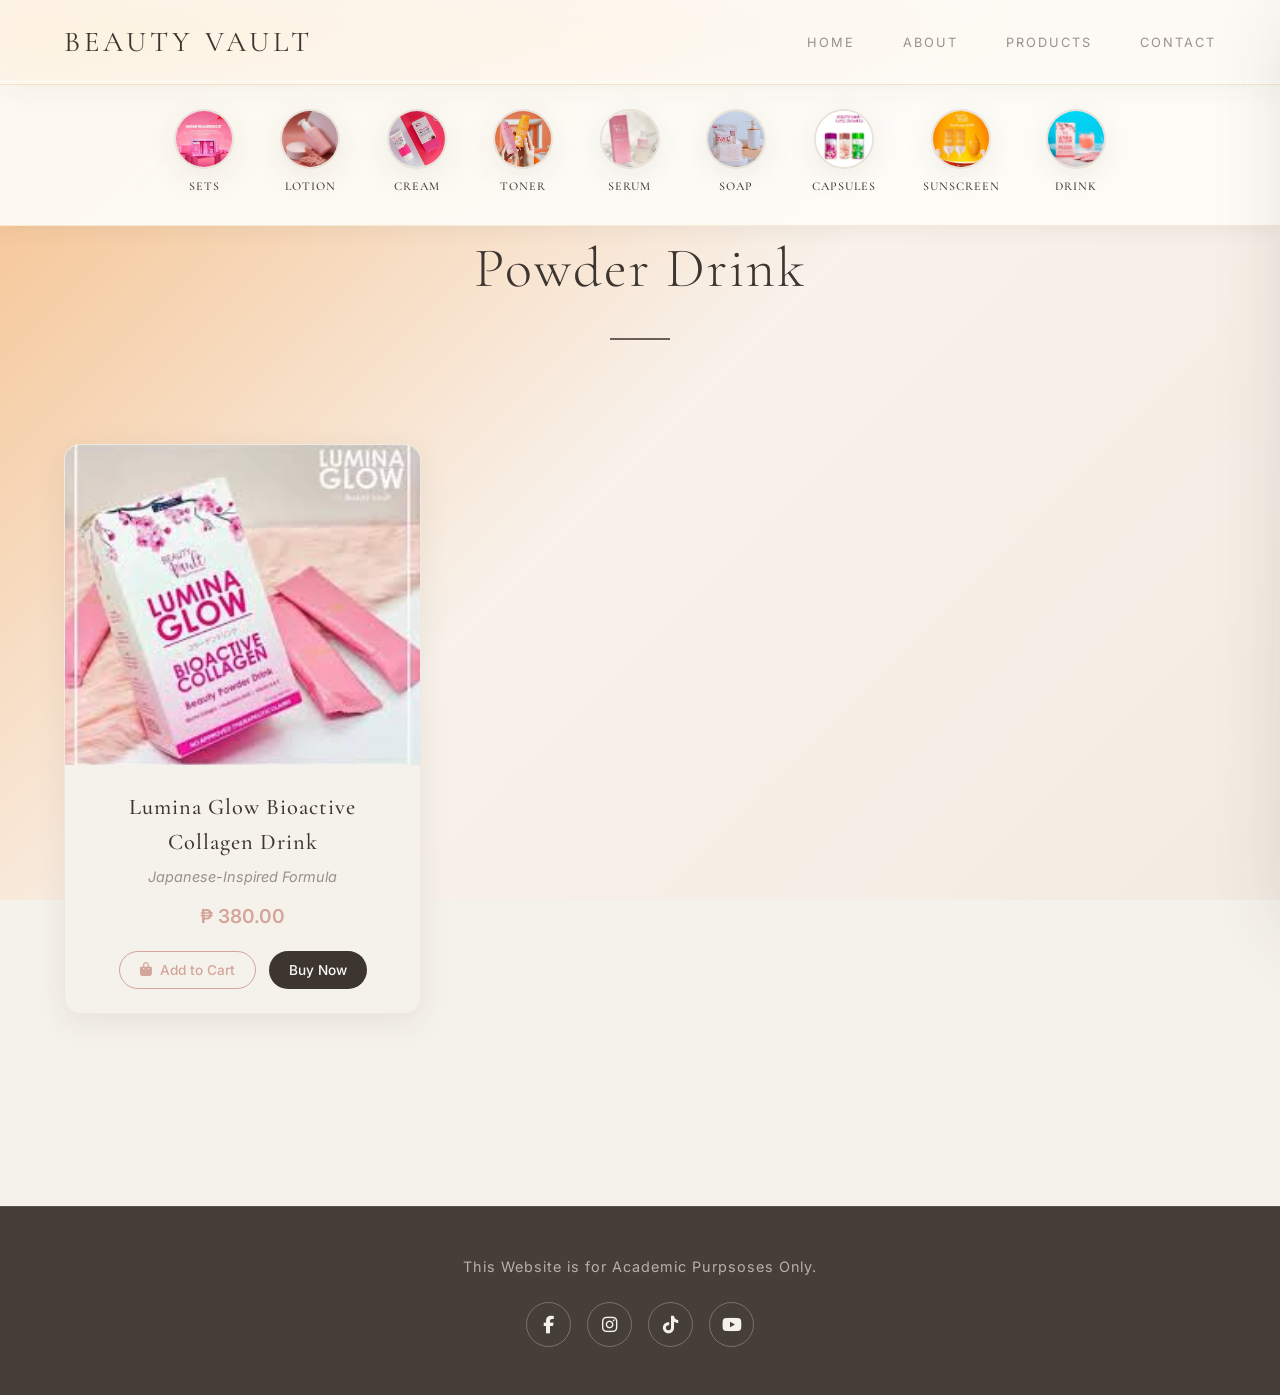
<file: luminaglow.html>
<html>
<head>
    <meta charset="UTF-8">
    <meta name="viewport" content="width=device-width, initial-scale=1.0">
    <title>Powder Drink Collection — Beauty Vault</title>
    <link rel="stylesheet" href="luminaglow.css">
    <link rel="stylesheet" href="https://cdnjs.cloudflare.com/ajax/libs/font-awesome/6.4.0/css/all.min.css">
    <link rel="preconnect" href="https://fonts.googleapis.com">
    <link rel="preconnect" href="https://fonts.gstatic.com" crossorigin>
    <link href="https://fonts.googleapis.com/css2?family=Cormorant+Garamond:ital,wght@0,300;0,400;0,500;0,600;1,300;1,400&family=Inter:wght@300;400;500;600&display=swap" rel="stylesheet">
</head>
<body>
    <div class="bg-image"></div>
    <div class="bg-overlay"></div>
    
    <header>
        <nav class="navbar">
            <div class="logo">Beauty Vault</div>
            <ul class="nav-links">
                <li><a href="index.html">Home</a></li>
                <li><a href="about.html">About</a></li>
                <li><a href="product.html">Products</a></li>
                <li><a href="contact.html">Contact</a></li>
            </ul>
        </nav>
    </header>
    <div class="top-products-layer">
        <div class="products-header-nav">
            
            <a href="productsets.html" class="product-header-item">
                <div class="header-item-image">
                    <img src="images/bvpink2.png" alt="Product Sets">
                </div>
                <span class="header-item-name">Sets</span>
            </a>

            <a href="lotion.html" class="product-header-item">
                <div class="header-item-image">
                    <img src="images/luminalotion.jpg" alt="Lotion">
                </div>
                <span class="header-item-name">Lotion</span>
            </a>

            <a href="cream.html" class="product-header-item">
                <div class="header-item-image">
                    <img src="images/luminacream.jpg" alt="Cream">
                </div>
                <span class="header-item-name">Cream</span>
            </a>

            <a href="toner.html" class="product-header-item">
                <div class="header-item-image">
                    <img src="images/tonertwo.jpg" alt="Toner">
                </div>
                <span class="header-item-name">Toner</span>
            </a>

            <a href="serum.html" class="product-header-item">
                <div class="header-item-image">
                    <img src="images/serum1.jpg" alt="Serum">
                </div>
                <span class="header-item-name">Serum</span>
            </a>

            <a href="soap.html" class="product-header-item">
                <div class="header-item-image">
                    <img src="images/snailwhipp2.jpg" alt="Soap">
                </div>
                <span class="header-item-name">Soap</span>
            </a>

            <a href="capsules.html" class="product-header-item">
                <div class="header-item-image">
                    <img src="images/capsulesthree.jpg" alt="Capsules">
                </div>
                <span class="header-item-name">Capsules</span>
            </a>

            <a href="sunscreen.html" class="product-header-item">
                <div class="header-item-image">
                    <img src="images/sunscreenthree.jpg" alt="Sunscreen">
                </div>
                <span class="header-item-name">Sunscreen</span>
            </a>

            <a href="luminaglow.html" class="product-header-item">
                <div class="header-item-image">
                    <img src="images/luminaglow1.jpg" alt="Powder Drink">
                </div>
                <span class="header-item-name">Drink</span>
            </a>

        </div>
    </div>
    <section class="hero">
        <h1>Powder Drink </h1>
        <div class="section-divider"></div>
        <p></p>
    </section>

    <main class="container">
        
        <div class="product-grid">
        
            <article class="product-card">
                <div class="card-image">
                    <img src="images/luminaglow23.jpg" alt="Lumina Glow Bioactive Collagen Drink">
                    <div class="card-overlay">
                        <button class="btn-quick-view" onclick="openModal('lumina-glow')">
                            <i class="fas fa-eye"></i> Quick View
                        </button>
                    </div>
                </div>
                <div class="card-info">
                    <h3>Lumina Glow Bioactive Collagen Drink</h3>
                    <p class="card-subtitle">Japanese-Inspired Formula</p>
                    <span class="card-price">₱ 380.00</span>
                    <div class="card-actions">
                        <button class="btn-add-cart" onclick="addToCart('Lumina Glow Bioactive Collagen Drink', 380)">
                            <i class="fas fa-shopping-bag"></i> Add to Cart
                        </button>
                        <button class="btn-buy-now" onclick="buyNow('Lumina Glow Bioactive Collagen Drink', 380)">
                            Buy Now
                        </button>
                    </div>
                </div>
            </article>

        </div>
    </main>
    <div class="cart-sidebar" id="cartSidebar">
        <div class="cart-header">
            <h3><i class="fas fa-shopping-bag"></i> Your Cart</h3>
            <button class="cart-close" onclick="toggleCart()">
                <i class="fas fa-times"></i>
            </button>
        </div>
        <div class="cart-items" id="cartItems">
        </div>
        <div class="cart-footer">
            <div class="cart-total">
                <span>Total</span>
                <span id="cartTotal">₱ 0.00</span>
            </div>
            <button class="btn-checkout" onclick="checkout()">
                Proceed to Checkout
            </button>
        </div>
    </div>
    <div class="modal-overlay" id="modalOverlay" onclick="closeModal()">
        <div class="modal-content" onclick="event.stopPropagation()">
            <button class="modal-close" onclick="closeModal()">
                <i class="fas fa-times"></i>
            </button>
            
            <div class="modal-body" id="modalBody">
            </div>
        </div>
    </div> 
    <div class="toast" id="toast">
        <i class="fas fa-check-circle"></i>
        <span id="toast-message">Added to cart!</span>
    </div>

    <footer>
        <div class="footer-content">
            <p>This Website is for Academic Purpsoses Only.</p>
            <div class="social-links">
                <a href="https://facebook.com" target="_blank" class="social-icon">
                    <i class="fab fa-facebook-f"></i>
                </a>
                <a href="https://instagram.com" target="_blank" class="social-icon">
                    <i class="fab fa-instagram"></i>
                </a>
                <a href="https://tiktok.com" target="_blank" class="social-icon">
                    <i class="fab fa-tiktok"></i>
                </a>
                <a href="https://youtube.com" target="_blank" class="social-icon">
                    <i class="fab fa-youtube"></i>
                </a>
            </div>
        </div>
    </footer>

    <script>
       
        const products = {
            'lumina-glow': {
                name: 'Lumina Glow Bioactive Collagen Drink',
                subtitle: 'Japanese-Inspired Premium Formula',
                price: 380,
                priceDisplay: '₱ 380.00',
                images: ['images/luminaglow23.jpg', 'images/luminaglow23.jpg', 'images/luminaglow23.jpg'],
                description: 'A Japanese-inspired, premium whitening and anti-aging powder drink designed to boost skin elasticity, reduce wrinkles, and strengthen hair and nails. Packed with marine collagen, glutathione, and vitamins for a radiant, youthful appearance.',
                benefits: ['Promotes skin elasticity', 'Reduces wrinkles', 'Strengthens hair and nails', 'Radiant, youthful skin', 'Hydrates from within'],
                volume: '10-15 sachets per box'
            }
        };

        
        let cart = [];
        let currentSlide = 0;
        let currentProduct = null;

        
        function addToCart(productName, price) {
            const existingItem = cart.find(item => item.name === productName);
            
            if (existingItem) {
                existingItem.quantity++;
            } else {
                cart.push({
                    name: productName,
                    price: price,
                    quantity: 1
                });
            }
            
            updateCart();
            showToast(`${productName} added to cart!`);
        }

        function removeFromCart(index) {
            cart.splice(index, 1);
            updateCart();
        }
        function updateQuantity(index, change) {
            cart[index].quantity += change;
            if (cart[index].quantity <= 0) {
                removeFromCart(index);
            } else {
                updateCart();
            }
        }
        function updateCart() {
            const cartItems = document.getElementById('cartItems');
            const cartCount = document.getElementById('cartCount');
            const cartTotal = document.getElementById('cartTotal');
            
            const totalItems = cart.reduce((sum, item) => sum + item.quantity, 0);
            const totalPrice = cart.reduce((sum, item) => sum + (item.price * item.quantity), 0);
            
            cartCount.textContent = totalItems;
            cartTotal.textContent = `₱ ${totalPrice.toLocaleString()}.00`;
            
            if (cart.length === 0) {
                cartItems.innerHTML = `
                    <div class="cart-empty">
                        <i class="fas fa-shopping-bag"></i>
                        <p>Your cart is empty</p>
                    </div>
                `;
            } else {
                cartItems.innerHTML = cart.map((item, index) => `
                    <div class="cart-item">
                        <div class="cart-item-info">
                            <h4>${item.name}</h4>
                            <p>₱ ${item.price.toLocaleString()}.00</p>
                        </div>
                        <div class="cart-item-actions">
                            <div class="quantity-control">
                                <button onclick="updateQuantity(${index}, -1)">-</button>
                                <span>${item.quantity}</span>
                                <button onclick="updateQuantity(${index}, 1)">+</button>
                            </div>
                            <button class="btn-remove" onclick="removeFromCart(${index})">
                                <i class="fas fa-trash"></i>
                            </button>
                        </div>
                    </div>
                `).join('');
            }
            
            const cartToggle = document.getElementById('cartToggle');
            cartToggle.classList.add('bounce');
            setTimeout(() => cartToggle.classList.remove('bounce'), 300);
        }

        function toggleCart() {
            document.getElementById('cartSidebar').classList.toggle('active');
        }
        function buyNow(productName, price) {
            addToCart(productName, price);
            toggleCart();
            showToast(`Proceeding to checkout with ${productName}...`);
        }
        function checkout() {
            if (cart.length === 0) {
                showToast('Your cart is empty!');
                return;
            }
            showToast('Redirecting to checkout...');
        }
        function openModal(productId) {
            currentProduct = products[productId];
            currentSlide = 0;
            
            const modal = document.getElementById('modalOverlay');
            const body = document.getElementById('modalBody');
            
            body.innerHTML = `
                <div class="modal-gallery">
                    <div class="gallery-main">
                        <img src="${currentProduct.images[0]}" id="modalImage" alt="${currentProduct.name}">
                        <button class="gallery-nav prev" onclick="changeSlide(-1)">
                            <i class="fas fa-chevron-left"></i>
                        </button>
                        <button class="gallery-nav next" onclick="changeSlide(1)">
                            <i class="fas fa-chevron-right"></i>
                        </button>
                    </div>
                    <div class="gallery-thumbs">
                        ${currentProduct.images.map((img, i) => `
                            <img src="${img}" class="thumb ${i === 0 ? 'active' : ''}" onclick="setSlide(${i})">
                        `).join('')}
                    </div>
                </div>
                <div class="modal-details">
                    <h2>${currentProduct.name}</h2>
                    <span class="modal-subtitle">${currentProduct.subtitle}</span>
                    <p class="modal-desc">${currentProduct.description}</p>
                    <div class="modal-benefits">
                        <strong>Key Benefits</strong>
                        <ul>
                            ${currentProduct.benefits.map(b => `<li>${b}</li>`).join('')}
                        </ul>
                    </div>
                    <p class="modal-volume">${currentProduct.volume}</p>
                    <div class="modal-price">${currentProduct.priceDisplay}</div>
                    <div class="modal-actions">
                        <button class="btn-primary" onclick="addToCart('${currentProduct.name}', ${currentProduct.price}); closeModal();">
                            <i class="fas fa-shopping-bag"></i> Add to Cart
                        </button>
                        <button class="btn-buy" onclick="buyNow('${currentProduct.name}', ${currentProduct.price}); closeModal();">
                            Buy Now
                        </button>
                    </div>
                </div>
            `;
            
            modal.classList.add('active');
            document.body.style.overflow = 'hidden';
        }

        function closeModal() {
            document.getElementById('modalOverlay').classList.remove('active');
            document.body.style.overflow = '';
        }

        function changeSlide(dir) {
            currentSlide = (currentSlide + dir + currentProduct.images.length) % currentProduct.images.length;
            updateGallery();
        }

        function setSlide(index) {
            currentSlide = index;
            updateGallery();
        }

        function updateGallery() {
            document.getElementById('modalImage').src = currentProduct.images[currentSlide];
            document.querySelectorAll('.thumb').forEach((t, i) => {
                t.classList.toggle('active', i === currentSlide);
            });
        }
        function showToast(msg) {
            const toast = document.getElementById('toast');
            document.getElementById('toast-message').textContent = msg;
            toast.classList.add('show');
            setTimeout(() => toast.classList.remove('show'), 3000);
        }
        document.addEventListener('keydown', (e) => {
            if (e.key === 'Escape') {
                closeModal();
                document.getElementById('cartSidebar').classList.remove('active');
            }
        });
        document.addEventListener('click', (e) => {
            const cartSidebar = document.getElementById('cartSidebar');
            const cartToggle = document.getElementById('cartToggle');
            if (!cartSidebar.contains(e.target) && !cartToggle.contains(e.target)) {
                cartSidebar.classList.remove('active');
            }
        });
    </script>
</body>
</html>
</file>
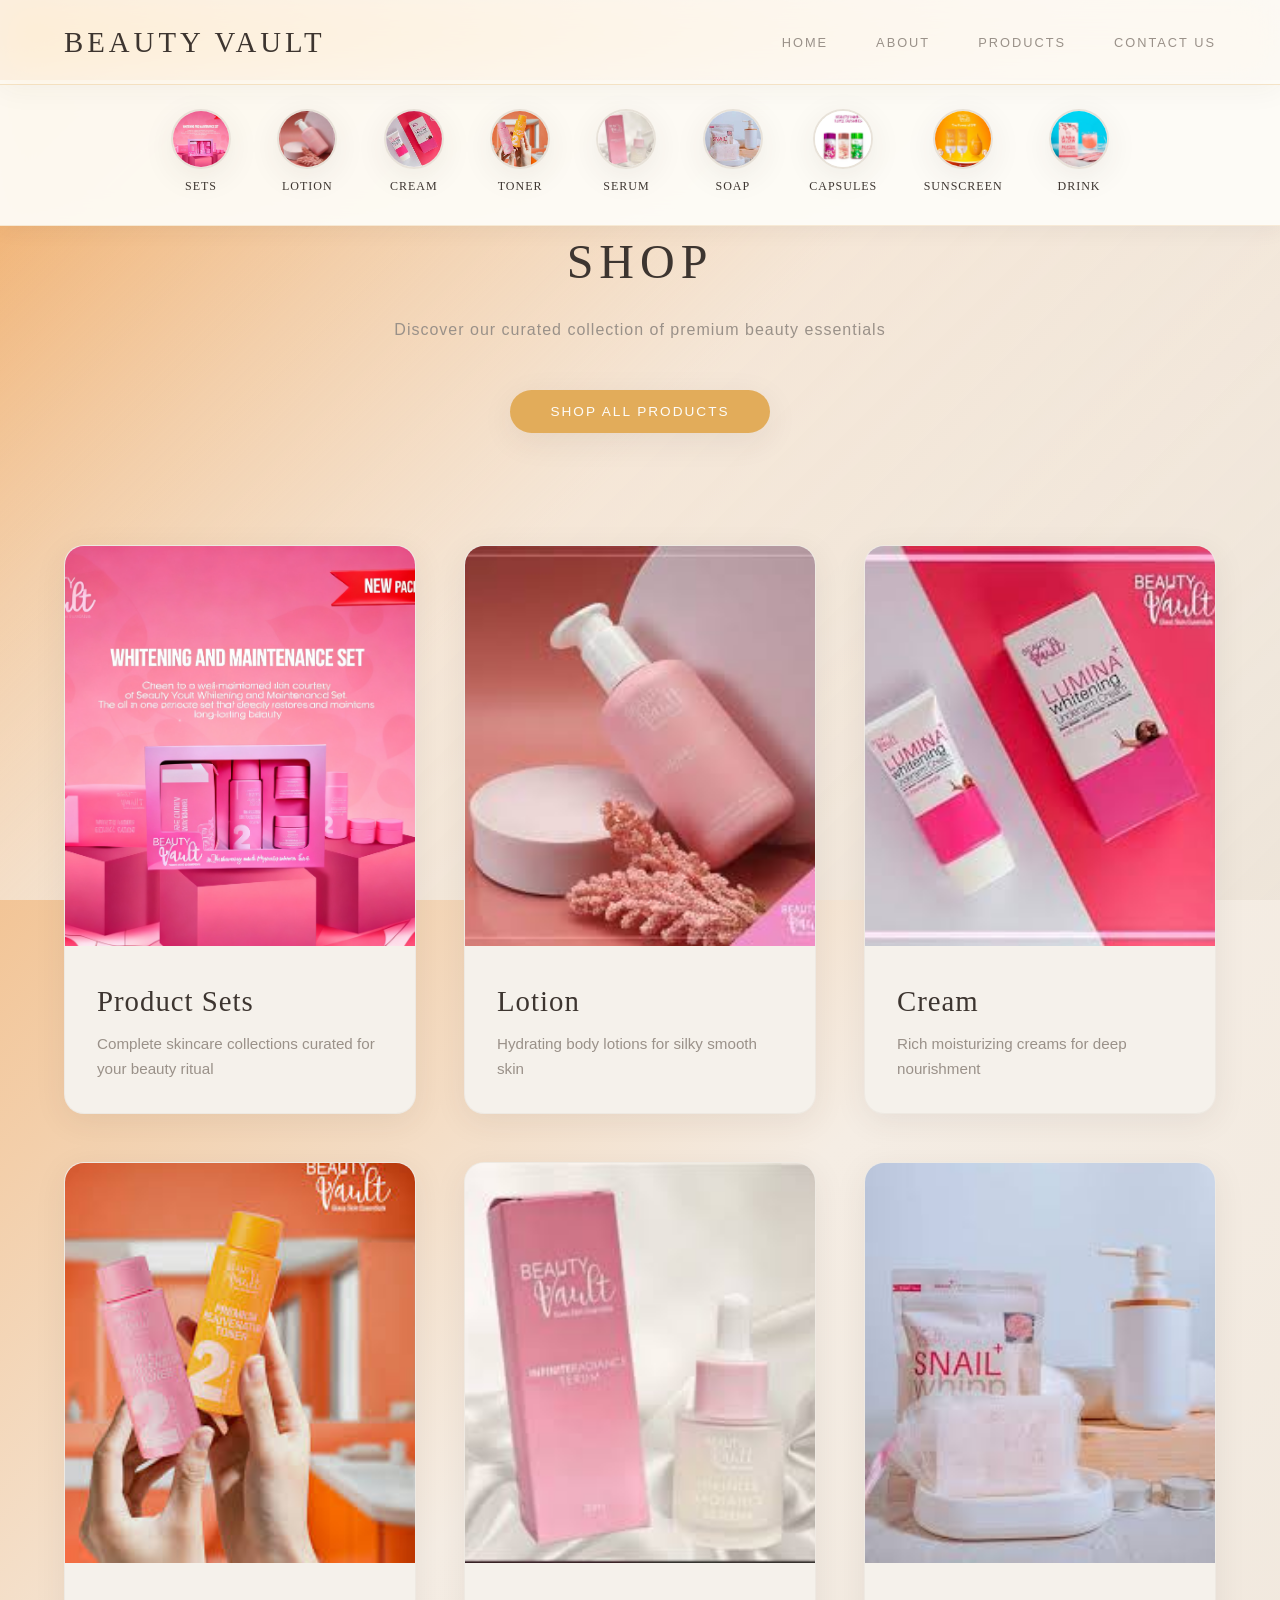
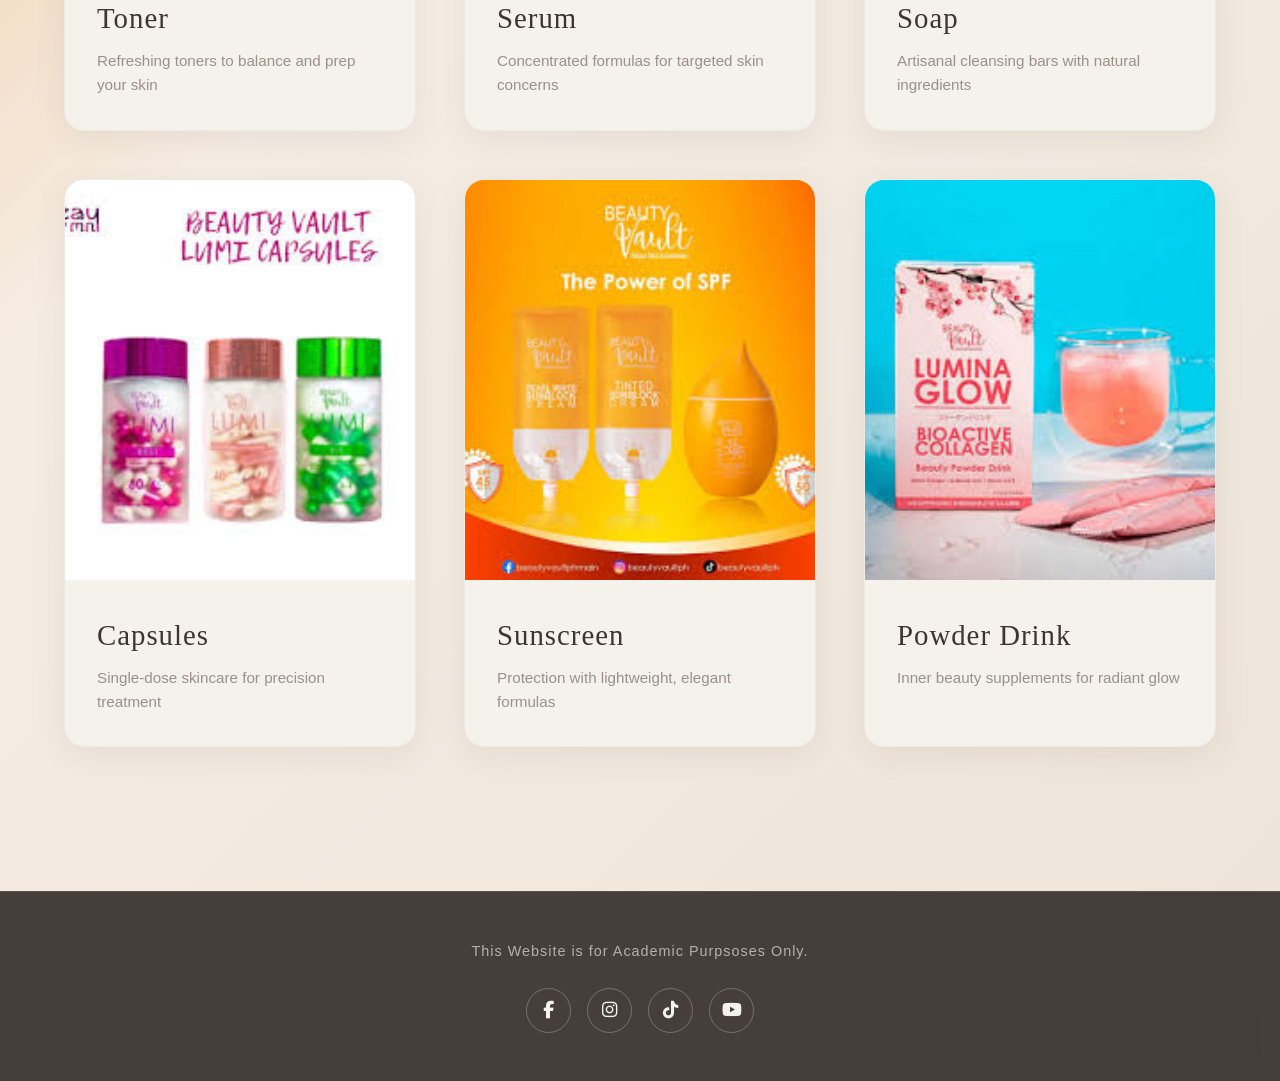
<file: product.html>
<!DOCTYPE html>
<html>
<head>
    <meta charset="UTF-8">
    <title>Products - Beauty Vault</title>
    <link rel="stylesheet" href="product.css">
    <link rel="stylesheet" href="https://cdnjs.cloudflare.com/ajax/libs/font-awesome/6.5.0/css/all.min.css">
</head>
<body>
    <header>
        <nav>
            <a href="index.html" class="logo">
                <div>Beauty Vault</div>
            </a>
            <ul>
                <li><a href="index.html">HOME</a></li>
                <li><a href="about.html">ABOUT</a></li>
                <li><a href="product.html">PRODUCTS</a></li>
                <li><a href="contact.html">CONTACT US</a></li>
            </ul>
        </nav>
    </header>

    <div class="top-products-layer">
        <div class="products-header-nav">
            
            <a href="productsets.html" class="product-header-item">
                <div class="header-item-image">
                    <img src="images/bvpink2.png" alt="Product Sets">
                </div>
                <span class="header-item-name">Sets</span>
            </a>

            <a href="lotion.html" class="product-header-item">
                <div class="header-item-image">
                    <img src="images/luminalotion.jpg" alt="Lotion">
                </div>
                <span class="header-item-name">Lotion</span>
            </a>

            <a href="cream.html" class="product-header-item">
                <div class="header-item-image">
                    <img src="images/luminacream.jpg" alt="Cream">
                </div>
                <span class="header-item-name">Cream</span>
            </a>

            <a href="toner.html" class="product-header-item">
                <div class="header-item-image">
                    <img src="images/tonertwo.jpg" alt="Toner">
                </div>
                <span class="header-item-name">Toner</span>
            </a>

            <a href="serum.html" class="product-header-item">
                <div class="header-item-image">
                    <img src="images/serum1.jpg" alt="Serum">
                </div>
                <span class="header-item-name">Serum</span>
            </a>

            <a href="soap.html" class="product-header-item">
                <div class="header-item-image">
                    <img src="images/snailwhipp2.jpg" alt="Soap">
                </div>
                <span class="header-item-name">Soap</span>
            </a>

            <a href="capsules.html" class="product-header-item">
                <div class="header-item-image">
                    <img src="images/capsulesthree.jpg" alt="Capsules">
                </div>
                <span class="header-item-name">Capsules</span>
            </a>

            <a href="sunscreen.html" class="product-header-item">
                <div class="header-item-image">
                    <img src="images/sunscreenthree.jpg" alt="Sunscreen">
                </div>
                <span class="header-item-name">Sunscreen</span>
            </a>

            <a href="luminaglow.html" class="product-header-item">
                <div class="header-item-image">
                    <img src="images/luminaglow1.jpg" alt="Powder Drink">
                </div>
                <span class="header-item-name">Drink</span>
            </a>

        </div>
    </div>
    <section class="product-section">
        <h1 class="section-title">SHOP</h1>
        <p class="section-subtitle">Discover our curated collection of premium beauty essentials</p>
        <button class="shop-button">Shop All Products</button>
        
        <div class="featured-display">
            
            <a href="productsets.html" class="featured-card">
                <div class="featured-image">
                    <img src="images/bvpink2.png" alt="Product Sets">
                    <div class="featured-overlay">
                        <span class="view-product-btn">View Collection</span>
                    </div>
                </div>
                <div class="featured-info">
                    <h3>Product Sets</h3>
                    <p>Complete skincare collections curated for your beauty ritual</p>
                </div>
            </a>

            <a href="lotion.html" class="featured-card">
                <div class="featured-image">
                    <img src="images/luminalotion.jpg" alt="Lotion">
                    <div class="featured-overlay">
                        <span class="view-product-btn">View Collection</span>
                    </div>
                </div>
                <div class="featured-info">
                    <h3>Lotion</h3>
                    <p>Hydrating body lotions for silky smooth skin</p>
                </div>
            </a>

            <a href="cream.html" class="featured-card">
                <div class="featured-image">
                    <img src="images/luminacream.jpg" alt="Cream">
                    <div class="featured-overlay">
                        <span class="view-product-btn">View Collection</span>
                    </div>
                </div>
                <div class="featured-info">
                    <h3>Cream</h3>
                    <p>Rich moisturizing creams for deep nourishment</p>
                </div>
            </a>

            <a href="toner.html" class="featured-card">
                <div class="featured-image">
                    <img src="images/tonertwo.jpg" alt="Toner">
                    <div class="featured-overlay">
                        <span class="view-product-btn">View Collection</span>
                    </div>
                </div>
                <div class="featured-info">
                    <h3>Toner</h3>
                    <p>Refreshing toners to balance and prep your skin</p>
                </div>
            </a>

            <a href="serum.html" class="featured-card">
                <div class="featured-image">
                    <img src="images/serum1.jpg" alt="Serum">
                    <div class="featured-overlay">
                        <span class="view-product-btn">View Collection</span>
                    </div>
                </div>
                <div class="featured-info">
                    <h3>Serum</h3>
                    <p>Concentrated formulas for targeted skin concerns</p>
                </div>
            </a>

            <a href="soap.html" class="featured-card">
                <div class="featured-image">
                    <img src="images/snailwhipp2.jpg" alt="Soap">
                    <div class="featured-overlay">
                        <span class="view-product-btn">View Collection</span>
                    </div>
                </div>
                <div class="featured-info">
                    <h3>Soap</h3>
                    <p>Artisanal cleansing bars with natural ingredients</p>
                </div>
            </a>

            <a href="capsules.html" class="featured-card">
                <div class="featured-image">
                    <img src="images/capsulesthree.jpg" alt="Capsules">
                    <div class="featured-overlay">
                        <span class="view-product-btn">View Collection</span>
                    </div>
                </div>
                <div class="featured-info">
                    <h3>Capsules</h3>
                    <p>Single-dose skincare for precision treatment</p>
                </div>
            </a>

            <a href="sunscreen.html" class="featured-card">
                <div class="featured-image">
                    <img src="images/sunscreenthree.jpg" alt="Sunscreen">
                    <div class="featured-overlay">
                        <span class="view-product-btn">View Collection</span>
                    </div>
                </div>
                <div class="featured-info">
                    <h3>Sunscreen</h3>
                    <p>Protection with lightweight, elegant formulas</p>
                </div>
            </a>

            <a href="luminaglow.html" class="featured-card">
                <div class="featured-image">
                    <img src="images/luminaglow1.jpg" alt="Powder Drink">
                    <div class="featured-overlay">
                        <span class="view-product-btn">View Collection</span>
                    </div>
                </div>
                <div class="featured-info">
                    <h3>Powder Drink</h3>
                    <p>Inner beauty supplements for radiant glow</p>
                </div>
            </a>

        </div>
    </section>
    
    <footer class="footer">
        <div class="footer-content">
            <p>This Website is for Academic Purpsoses Only.</p>
            <div class="social-links">
                <a href="https://facebook.com" target="_blank" class="social-icon facebook">
                    <i class="fab fa-facebook-f"></i>
                </a>
                <a href="https://instagram.com" target="_blank" class="social-icon instagram">
                    <i class="fab fa-instagram"></i>
                </a>
                <a href="https://tiktok.com" target="_blank" class="social-icon tiktok">
                    <i class="fab fa-tiktok"></i>
                </a>
                <a href="https://youtube.com" target="_blank" class="social-icon youtube">
                    <i class="fab fa-youtube"></i>
                </a>
            </div>
        </div>
    </footer>
</body>
</html>
</file>
<file: about.css>
* {
    margin: 0;
    padding: 0;
    box-sizing: border-box;
}

:root {
    --color-milk: #FDFCF8;
    --color-linen: #F5F1EB;
    --color-stone: #E8E2D9;
    --color-warm-gray: #B8B0A8;
    --color-taupe: #9A9189;
    --color-mocha: #6B5F57;
    --color-espresso: #3D3530;
    --color-rose-gold: #D4A59A;
    --color-blush: #E8D5D0;
    --color-sage: #A8B5A0;
    --color-golden: #E2AC5A;
    
    --shadow-soft: 0 8px 32px rgba(61, 53, 48, 0.08);
    --shadow-medium: 0 12px 40px rgba(61, 53, 48, 0.12);
    --shadow-heavy: 0 25px 80px rgba(61, 53, 48, 0.2);
    
    --transition-elegant: all 0.5s cubic-bezier(0.23, 1, 0.32, 1);
    --transition-smooth: all 0.4s ease;
}

@import url('https://fonts.googleapis.com/css2?family=Cormorant+Garamond:wght@300;400;500;600&family=Inter:wght@300;400;500;600&display=swap');

html {
    scroll-behavior: smooth;
}

body {
    font-family: 'Inter', sans-serif;
    background: linear-gradient(135deg, #f1800f 0%, #e0af76 50%, #d18015 100%);
    color: var(--color-espresso);
    line-height: 1.6;
    overflow-x: hidden;
    min-height: 100vh;
}
body::before {
    content: '';
    position: fixed;
    top: 0;
    left: 0;
    width: 100%;
    height: 100%;
    background: linear-gradient(135deg, rgba(224, 119, 14, 0.1) 0%, rgba(245, 237, 228, 0.8) 50%, rgba(237, 228, 216, 0.9) 100%);
    z-index: -2;
}
header {
    position: fixed;
    top: 0;
    width: 100%;
    background: rgba(253, 252, 248, 0.85);
    backdrop-filter: blur(20px) saturate(180%);
    -webkit-backdrop-filter: blur(20px) saturate(180%);
    z-index: 100;
    border-bottom: 1px solid rgba(226, 172, 90, 0.3);
    box-shadow: 0 4px 30px rgba(61, 53, 48, 0.05);
}
nav {
    max-width: 1400px;
    margin: 0 auto;
    padding: 1.2rem 4rem;
    display: flex;
    justify-content: space-between;
    align-items: center;
}
.logo {
    font-family: 'Cormorant Garamond', serif;
    font-size: 1.8rem;
    letter-spacing: 4px;
    text-transform: uppercase;
    font-weight: 400;
    color: var(--color-espresso);
    text-decoration: none;
    transition: var(--transition-smooth);
}
.logo:hover {
    color: var(--color-rose-gold);
}

nav ul {
    display: flex;
    list-style: none;
    gap: 3rem;
}

nav ul li a {
    text-decoration: none;
    color: var(--color-taupe);
    font-size: 0.8rem;
    letter-spacing: 2px;
    text-transform: uppercase;
    transition: var(--transition-smooth);
    position: relative;
    font-weight: 500;
}

nav ul li a::after {
    content: '';
    position: absolute;
    bottom: -4px;
    left: 0;
    width: 0;
    height: 1px;
    background: var(--color-rose-gold);
    transition: var(--transition-smooth);
}

nav ul li a:hover {
    color: var(--color-espresso);
}

nav ul li a:hover::after {
    width: 100%;
}
.hero {
    text-align: center;
    padding: 4rem 5% 3rem;
    max-width: 800px;
    margin: 0 auto;
}

.hero h1 {
    font-family: 'Cormorant Garamond', serif;
    font-size: 3.5rem;
    font-weight: 300;
    color: var(--text-dark);
    margin-bottom: 1rem;
    letter-spacing: 2px;
}

.section-divider {
    width: 60px;
    height: 2px;
    background: var(--accent);
    margin: 1.5rem auto;
}

.hero p {
    color: var(--text-light);
    font-size: 1.1rem;
    font-weight: 300;
    max-width: 600px;
    margin: 0 auto;
}
.container {
    max-width: 1400px;
    margin: 0 auto;
    padding: 2rem 5% 5rem;
}
.featured-section {
    margin-bottom: 5rem;
}

.section-header {
    text-align: center;
    margin-bottom: 3rem;
}

.section-header h2 {
    font-family: 'Cormorant Garamond', serif;
    font-size: 2.5rem;
    font-weight: 400;
    color: var(--text-dark);
}
.about-intro {
    margin-bottom: 4rem;
}
.lead-text {
    font-size: 1.25rem;
    color: var(--color-sage);
    text-align: center;
    max-width: 800px;
    margin: 0 auto;
    line-height: 1.8;
    font-weight: 300;
}
.content-grid {
    display: grid;
    grid-template-columns: repeat(auto-fit, minmax(400px, 1fr));
    gap: 3rem;
}
.content-block {
    background: var(--white);
    padding: 2.5rem;
    border-radius: 12px;
    box-shadow: 0 4px 20px var(--shadow);
}
.content-block p {
    color: var(--color-mocha);
    line-height: 1.8;
}

.content-block.highlight {
    background: var(--primary);
    color: var(--white);
}

.content-block.highlight p {
    color: var(--white);
    font-weight: 400;
}
.owner-card {
    background: var(--white);
    border-radius: 12px;
    overflow: hidden;
    box-shadow: 0 4px 20px var(--shadow);
    display: grid;
    grid-template-columns: 400px 1fr;
    max-width: 1000px;
    margin: 0 auto;
}
.owner-image {
    height: 100%;
    min-height: 400px;
}

.owner-image img {
    width: 100%;
    height: 100%;
    object-fit: cover;
}

.owner-content {
    padding: 3rem;
    display: flex;
    flex-direction: column;
    justify-content: center;
}

.owner-content h3 {
    font-family: 'Cormorant Garamond', serif;
    font-size: 2rem;
    font-weight: 500;
    color: var(--text-dark);
    margin-bottom: 0.5rem;
}

.owner-title {
    color: var(--primary);
    font-size: 0.9rem;
    font-weight: 600;
    text-transform: uppercase;
    letter-spacing: 2px;
    margin-bottom: 1.5rem;
}

.owner-content p {
    color: var(--text-light);
    margin-bottom: 1rem;
    line-height: 1.8;
}

.testimonials-grid {
    display: grid;
    grid-template-columns: repeat(auto-fill, minmax(300px, 1fr));
    gap: 2rem;
}

.testimonial-card {
    background: var(--white);
    border-radius: 12px;
    padding: 2rem;
    box-shadow: 0 4px 20px var(--shadow);
    transition: all 0.4s cubic-bezier(0.4, 0, 0.2, 1);
    position: relative;
}

.testimonial-card:hover {
    transform: translateY(-8px);
    box-shadow: 0 12px 40px var(--shadow-hover);
}

.quote-icon {
    color: var(--accent);
    font-size: 1.5rem;
    margin-bottom: 1rem;
    opacity: 0.5;
}

.testimonial-card blockquote {
    font-family: 'Cormorant Garamond', serif;
    font-size: 1.1rem;
    font-style: italic;
    color: var(--text-dark);
    margin-bottom: 1.5rem;
    line-height: 1.6;
}

.testimonial-card cite {
    color: var(--primary);
    font-size: 0.9rem;
    font-weight: 600;
    font-style: normal;
}
footer {
    background: rgba(61, 53, 48, 0.95);
    color: var(--color-linen);
    padding: 3rem;
    margin-top: 4rem;
    position: relative;
    backdrop-filter: blur(10px);
    border-top: 1px solid rgba(255, 255, 255, 0.1);
    text-align: center;
}

footer p {
    font-size: 0.9rem;
    color: var(--color-warm-gray);
    letter-spacing: 1px;
    margin-bottom: 1.5rem;
}

.social-links {
    display: flex;
    justify-content: center;
    gap: 1rem;
}

.social-icon {
    width: 45px;
    height: 45px;
    border-radius: 50%;
    border: 1px solid rgba(232, 226, 217, 0.3);
    display: flex;
    align-items: center;
    justify-content: center;
    color: var(--color-linen);
    text-decoration: none;
    transition: var(--transition-smooth);
    position: relative;
    overflow: hidden;
}

.social-icon::before {
    content: '';
    position: absolute;
    inset: 0;
    background: var(--color-rose-gold);
    transform: scale(0);
    border-radius: 50%;
    transition: transform 0.3s ease;
}

.social-icon:hover::before {
    transform: scale(1);
}

.social-icon:hover {
    color: var(--color-espresso);
    transform: translateY(-5px);
    border-color: transparent;
}

.social-icon i {
    position: relative;
    z-index: 1;
    font-size: 1.1rem;
}
@media (max-width: 1024px) {
    .hero {
        grid-template-columns: 1fr;
        text-align: center;
        padding-top: 7rem;
    }
    
    .profile-container {
        order: -1;
    }
    
    .profile-img {
        width: 300px;
        height: 380px;
    }
    
    .hero-content p {
        margin: 0 auto;
    }
}

@media (max-width: 968px) {
    nav {
        padding: 1rem 2rem;
    }
    
    nav ul {
        gap: 1.5rem;
    }
    
    section {
        padding: 3rem 2rem;
    }
    
    .about, .projects {
        padding: 3rem 2rem;
    }
    
    .about-cards,
    .projects-grid {
        grid-template-columns: 1fr;
    }
    
    .contact {
        margin: 2rem;
        padding: 3rem 2rem;
    }
}

@media (max-width: 640px) {
    nav {
        flex-direction: column;
        gap: 1rem;
        padding: 1rem;
    }
    
    nav ul {
        flex-wrap: wrap;
        justify-content: center;
        gap: 1.2rem;
    }
    
    .hero {
        padding: 6rem 1.5rem 3rem;
    }
    
    .hero-content h1 {
        font-size: 2.5rem;
    }
    
    .profile-img {
        width: 280px;
        height: 350px;
    }
    
    section {
        padding: 2rem 1.5rem;
    }
    
    .about, .projects {
        padding: 2rem 1.5rem;
        border-radius: 12px;
    }
    
    .contact {
        margin: 1rem;
        padding: 2.5rem 1.5rem;
    }
    
    footer {
        padding: 2rem 1.5rem;
    }
}
::-webkit-scrollbar {
    width: 8px;
}

::-webkit-scrollbar-track {
    background: rgba(232, 226, 217, 0.3);
}

::-webkit-scrollbar-thumb {
    background: var(--color-stone);
    border-radius: 4px;
}

::-webkit-scrollbar-thumb:hover {
    background: var(--color-rose-gold);
}

::selection {
    background: rgba(212, 165, 154, 0.3);
    color: var(--color-espresso);
}
section {
    opacity: 0;
    transform: translateY(30px);
    animation: fadeInUp 0.8s ease forwards;
}

section:nth-child(2) { animation-delay: 0.1s; }
section:nth-child(3) { animation-delay: 0.2s; }
section:nth-child(4) { animation-delay: 0.3s; }
section:nth-child(5) { animation-delay: 0.4s; }
section:nth-child(6) { animation-delay: 0.5s; }
section:nth-child(7) { animation-delay: 0.6s; }

@keyframes fadeInUp {
    to {
        opacity: 1;
        transform: translateY(0);
    }
}
</file>
<file: contact.css>
* {
    margin: 0;
    padding: 0;
    box-sizing: border-box;
}

:root {
    
    --color-milk: #FDFCF8;
    --color-linen: #F5F1EB;
    --color-stone: #E8E2D9;
    --color-warm-gray: #B8B0A8;
    --color-taupe: #9A9189;
    --color-mocha: #6B5F57;
    --color-espresso: #3D3530;
    --color-rose-gold: #D4A59A;
    --color-blush: #E8D5D0;
    --color-sage: #A8B5A0;
    --color-golden: #E2AC5A;
    
    --shadow-soft: 0 8px 32px rgba(61, 53, 48, 0.08);
    --shadow-medium: 0 12px 40px rgba(61, 53, 48, 0.12);
    --shadow-heavy: 0 25px 80px rgba(61, 53, 48, 0.2);
    
    --transition-elegant: all 0.5s cubic-bezier(0.23, 1, 0.32, 1);
    --transition-smooth: all 0.4s ease;
}

@import url('https://fonts.googleapis.com/css2?family=Cormorant+Garamond:wght@300;400;500;600&family=Inter:wght@300;400;500;600&display=swap');

html {
    scroll-behavior: smooth;
}

body {
    font-family: 'Inter', sans-serif;
    background: linear-gradient(135deg, #f0a356 0%, #F5EDE4 50%, #EDE4D8 100%);
    color: var(--color-espresso);
    line-height: 1.6;
    overflow-x: hidden;
    min-height: 100vh;
}
body::before {
    content: '';
    position: fixed;
    top: 0;
    left: 0;
    width: 100%;
    height: 100%;
    background: linear-gradient(135deg, rgba(240, 163, 86, 0.1) 0%, rgba(245, 237, 228, 0.8) 50%, rgba(237, 228, 216, 0.9) 100%);
    z-index: -2;
}
header {
    position: fixed;
    top: 0;
    width: 100%;
    background: rgba(253, 252, 248, 0.85);
    backdrop-filter: blur(20px) saturate(180%);
    -webkit-backdrop-filter: blur(20px) saturate(180%);
    z-index: 100;
    border-bottom: 1px solid rgba(226, 172, 90, 0.3);
    box-shadow: 0 4px 30px rgba(61, 53, 48, 0.05);
}

nav {
    max-width: 1400px;
    margin: 0 auto;
    padding: 1.2rem 4rem;
    display: flex;
    justify-content: space-between;
    align-items: center;
}

.logo {
    font-family: 'Cormorant Garamond', serif;
    font-size: 1.8rem;
    letter-spacing: 4px;
    text-transform: uppercase;
    font-weight: 400;
    color: var(--color-espresso);
    text-decoration: none;
    transition: var(--transition-smooth);
}

.logo:hover {
    color: var(--color-rose-gold);
}

nav ul {
    display: flex;
    list-style: none;
    gap: 3rem;
}

nav ul li a {
    text-decoration: none;
    color: var(--color-taupe);
    font-size: 0.8rem;
    letter-spacing: 2px;
    text-transform: uppercase;
    transition: var(--transition-smooth);
    position: relative;
    font-weight: 500;
}

nav ul li a::after {
    content: '';
    position: absolute;
    bottom: -4px;
    left: 0;
    width: 0;
    height: 1px;
    background: var(--color-rose-gold);
    transition: var(--transition-smooth);
}

nav ul li a:hover {
    color: var(--color-espresso);
}

nav ul li a:hover::after {
    width: 100%;
}
.hero {
    min-height: 100vh;
    display: grid;
    grid-template-columns: 1.2fr 1fr;
    align-items: center;
    padding: 8rem 4rem 4rem;
    gap: 4rem;
    max-width: 1400px;
    margin: 0 auto;
    position: relative;
}

.hero-content h1 {
    font-family: 'Cormorant Garamond', serif;
    font-size: 3.5rem;
    font-weight: 300;
    color: var(--color-espresso);
    margin-bottom: 1.5rem;
    letter-spacing: 2px;
    line-height: 1.2;
}

.hero-content h1 span {
    color: var(--color-rose-gold);
    font-style: italic;
    position: relative;
}

.hero-content p {
    color: var(--color-mocha);
    font-size: 1.1rem;
    font-weight: 300;
    line-height: 1.9;
    max-width: 600px;
}
.profile-container {
    position: relative;
    display: flex;
    justify-content: center;
    align-items: center;
}

.profile-container::before {
    content: '';
    position: absolute;
    inset: -15px;
    background: linear-gradient(135deg, var(--color-rose-gold) 0%, var(--color-golden) 100%);
    border-radius: 16px;
    opacity: 0.2;
    transform: rotate(-3deg);
    transition: var(--transition-elegant);
}

.profile-container:hover::before {
    transform: rotate(3deg) scale(1.02);
}

.profile-img {
    width: 380px;
    height: 480px;
    object-fit: cover;
    border-radius: 12px;
    box-shadow: var(--shadow-heavy);
    position: relative;
    z-index: 2;
    transition: var(--transition-elegant);
    filter: saturate(0.9) contrast(1.05);
}

.profile-img:hover {
    transform: translateY(-10px);
    filter: saturate(1) contrast(1.1);
    box-shadow: 0 35px 80px rgba(61, 53, 48, 0.25);
}
section {
    max-width: 1400px;
    margin: 0 auto;
    padding: 4rem;
}

section h2 {
    font-family: 'Cormorant Garamond', serif;
    font-size: 2.5rem;
    font-weight: 400;
    color: var(--color-espresso);
    text-align: center;
    margin-bottom: 1rem;
    letter-spacing: 2px;
    position: relative;
    display: inline-block;
    left: 50%;
    transform: translateX(-50%);
}

section h2::after {
    content: '';
    position: absolute;
    bottom: -10px;
    left: 50%;
    transform: translateX(-50%);
    width: 60px;
    height: 2px;
    background: var(--color-golden);
}
section > p {
    text-align: center;
    color: var(--color-taupe);
    font-size: 1.1rem;
    margin-bottom: 3rem;
    max-width: 600px;
    margin-left: auto;
    margin-right: auto;
}
.about {
    background: var(--color-milk);
    border-radius: 16px;
    margin: 2rem auto;
    padding: 4rem;
    box-shadow: var(--shadow-soft);
}

.about-cards {
    display: grid;
    grid-template-columns: repeat(auto-fit, minmax(300px, 1fr));
    gap: 2rem;
    margin-top: 3rem;
}

.card {
    background: linear-gradient(145deg, var(--color-linen) 0%, var(--color-milk) 100%);
    padding: 2.5rem;
    border-radius: 12px;
    border: 1px solid rgba(212, 165, 154, 0.2);
    transition: var(--transition-elegant);
    position: relative;
    overflow: hidden;
}

.card::before {
    content: '';
    position: absolute;
    top: 0;
    left: 0;
    width: 100%;
    height: 3px;
    background: linear-gradient(90deg, var(--color-rose-gold), var(--color-golden));
    transform: scaleX(0);
    transform-origin: left;
    transition: transform 0.4s ease;
}

.card:hover {
    transform: translateY(-8px);
    box-shadow: var(--shadow-medium);
}

.card:hover::before {
    transform: scaleX(1);
}

.card h3 {
    font-family: 'Cormorant Garamond', serif;
    font-size: 1.6rem;
    color: var(--color-espresso);
    margin-bottom: 1rem;
    font-weight: 500;
}

.card p {
    color: var(--color-mocha);
    font-size: 0.95rem;
    line-height: 1.8;
}
.skills h2 {
    text-align: center;
}

.skills-tags {
    display: flex;
    flex-wrap: wrap;
    justify-content: center;
    gap: 1rem;
    max-width: 800px;
    margin: 0 auto;
}

.skills-tags span {
    background: linear-gradient(135deg, var(--color-mocha) 0%, var(--color-espresso) 100%);
    color: var(--color-milk);
    padding: 0.8rem 1.8rem;
    border-radius: 50px;
    font-size: 0.85rem;
    font-weight: 500;
    letter-spacing: 1px;
    transition: var(--transition-smooth);
    cursor: default;
    box-shadow: var(--shadow-soft);
}

.skills-tags span:hover {
    transform: translateY(-3px) scale(1.05);
    box-shadow: var(--shadow-medium);
    background: linear-gradient(135deg, var(--color-rose-gold) 0%, var(--color-golden) 100%);
    color: var(--color-espresso);
}
.projects {
    background: var(--color-milk);
    border-radius: 16px;
    margin: 2rem auto;
    padding: 4rem;
    box-shadow: var(--shadow-soft);
}

.projects-grid {
    display: grid;
    grid-template-columns: repeat(auto-fit, minmax(320px, 1fr));
    gap: 2.5rem;
    margin-top: 3rem;
}

.project-card {
    background: linear-gradient(145deg, var(--color-linen) 0%, var(--color-milk) 100%);
    border-radius: 12px;
    padding: 2.5rem;
    border: 1px solid rgba(212, 165, 154, 0.15);
    transition: var(--transition-elegant);
    position: relative;
    overflow: hidden;
    display: flex;
    flex-direction: column;
}

.project-card:hover {
    transform: translateY(-10px);
    box-shadow: var(--shadow-medium);
}

.project-card h3 {
    font-family: 'Cormorant Garamond', serif;
    font-size: 1.8rem;
    color: var(--color-espresso);
    margin-bottom: 1rem;
    font-weight: 500;
}

.project-card p {
    color: var(--color-mocha);
    margin-bottom: 0.8rem;
    flex-grow: 1;
    font-size: 0.95rem;
    line-height: 1.7;
}

.project-card p strong {
    color: var(--color-rose-gold);
    font-weight: 600;
}

.project-btn {
    background: transparent;
    color: var(--color-mocha);
    border: 1px solid var(--color-taupe);
    padding: 0.9rem 2rem;
    border-radius: 50px;
    font-family: 'Inter', sans-serif;
    font-size: 0.85rem;
    font-weight: 500;
    letter-spacing: 1px;
    cursor: pointer;
    transition: var(--transition-smooth);
    margin-top: 1rem;
    align-self: flex-start;
    text-transform: uppercase;
}

.project-btn:hover {
    background: var(--color-rose-gold);
    color: var(--color-espresso);
    border-color: var(--color-rose-gold);
    transform: translateX(5px);
}
.experience {
    padding: 4rem;
}

.exp-item {
    background: var(--color-milk);
    padding: 2.5rem;
    border-radius: 12px;
    margin-bottom: 2rem;
    box-shadow: var(--shadow-soft);
    border-left: 3px solid var(--color-rose-gold);
    transition: var(--transition-elegant);
    position: relative;
}

.exp-item:hover {
    transform: translateX(10px);
    box-shadow: var(--shadow-medium);
}

.exp-item h3 {
    font-family: 'Cormorant Garamond', serif;
    font-size: 1.5rem;
    color: var(--color-espresso);
    margin-bottom: 0.5rem;
    font-weight: 500;
}

.exp-item > p {
    color: var(--color-golden);
    font-weight: 600;
    font-size: 0.9rem;
    margin-bottom: 1rem;
    text-align: left;
}

.exp-item ul {
    list-style: none;
    padding-left: 0;
}

.exp-item li {
    padding-left: 1.5rem;
    position: relative;
    color: var(--color-mocha);
    margin-bottom: 0.5rem;
    font-size: 0.95rem;
}

.exp-item li::before {
    content: '✦';
    position: absolute;
    left: 0;
    color: var(--color-rose-gold);
    font-size: 0.8rem;
}
.contact {
    background: linear-gradient(135deg, var(--color-espresso) 0%, var(--color-mocha) 100%);
    border-radius: 16px;
    margin: 4rem auto;
    padding: 4rem;
    color: var(--color-linen);
    text-align: center;
    position: center;
    overflow: hidden;
    box-shadow: var(--shadow-heavy);
}
.contact::before {
    content: '';
    position: absolute;
    top: -50%;
    left: -50%;
    width: 200%;
    height: 200%;
    background: radial-gradient(circle, rgba(226, 172, 90, 0.1) 0%, transparent 60%);
    animation: rotate 20s linear infinite;
}
@keyframes rotate {
    from { transform: rotate(0deg); }
    to { transform: rotate(360deg); }
}
.contact h2 {
    text-align: center;
    display: block;
    transform: none;
    left: 0;

}
.contact h2::after {
    background: var(--color-golden);
}
.contact > p {
    color: rgba(253, 252, 248, 0.9);
    position: relative;
    z-index: 2;
}
.contact > p:last-of-type {
    font-size: 0.9rem;
    opacity: 0.7;
    margin-bottom: 2.5rem;
}
.contact-form {
    max-width: 600px;
    margin: 0 auto;
    display: flex;
    flex-direction: column;
    gap: 1.5rem;
    position: center;
    z-index: 2;
}

.contact-form input,
.contact-form textarea {
    background: rgba(253, 252, 248, 0.1);
    border: 1px solid rgba(253, 252, 248, 0.2);
    border-radius: 12px;
    padding: 1.2rem 1.5rem;
    color: var(--color-milk);
    font-family: 'Inter', sans-serif;
    font-size: 1rem;
    transition: var(--transition-smooth);
    backdrop-filter: blur(10px);
}

.contact-form input::placeholder,
.contact-form textarea::placeholder {
    color: rgba(253, 252, 248, 0.5);
}

.contact-form input:focus,
.contact-form textarea:focus {
    outline: none;
    border-color: var(--color-golden);
    background: rgba(253, 252, 248, 0.15);
    transform: translateY(-2px);
    box-shadow: 0 10px 30px rgba(0, 0, 0, 0.2);
}

.form-btn {
    background: var(--color-milk);
    color: var(--color-espresso);
    border: none;
    padding: 1.2rem 3rem;
    border-radius: 50px;
    font-family: 'Inter', sans-serif;
    font-size: 0.9rem;
    font-weight: 600;
    letter-spacing: 2px;
    text-transform: uppercase;
    cursor: pointer;
    transition: var(--transition-elegant);
    margin-top: 1rem;
    position: relative;
    overflow: hidden;
}

.form-btn:hover {
    background: var(--color-golden);
    color: var(--color-espresso);
    transform: translateY(-3px);
    box-shadow: 0 15px 30px rgba(0, 0, 0, 0.3);
}
footer {
    background: rgba(61, 53, 48, 0.95);
    color: var(--color-linen);
    padding: 3rem;
    margin-top: 4rem;
    position: relative;
    backdrop-filter: blur(10px);
    border-top: 1px solid rgba(255, 255, 255, 0.1);
    text-align: center;
}

footer p {
    font-size: 0.9rem;
    color: var(--color-warm-gray);
    letter-spacing: 1px;
    margin-bottom: 1.5rem;
}

.social-links {
    display: flex;
    justify-content: center;
    gap: 1rem;
}

.social-icon {
    width: 45px;
    height: 45px;
    border-radius: 50%;
    border: 1px solid rgba(232, 226, 217, 0.3);
    display: flex;
    align-items: center;
    justify-content: center;
    color: var(--color-linen);
    text-decoration: none;
    transition: var(--transition-smooth);
    position: relative;
    overflow: hidden;
}

.social-icon::before {
    content: '';
    position: absolute;
    inset: 0;
    background: var(--color-rose-gold);
    transform: scale(0);
    border-radius: 50%;
    transition: transform 0.3s ease;
}

.social-icon:hover::before {
    transform: scale(1);
}

.social-icon:hover {
    color: var(--color-espresso);
    transform: translateY(-5px);
    border-color: transparent;
}

.social-icon i {
    position: relative;
    z-index: 1;
    font-size: 1.1rem;
}
@media (max-width: 1024px) {
    .hero {
        grid-template-columns: 1fr;
        text-align: center;
        padding-top: 7rem;
    }
    
    .profile-container {
        order: -1;
    }
    
    .profile-img {
        width: 300px;
        height: 380px;
    }
    
    .hero-content p {
        margin: 0 auto;
    }
}

@media (max-width: 968px) {
    nav {
        padding: 1rem 2rem;
    }
    
    nav ul {
        gap: 1.5rem;
    }
    
    section {
        padding: 3rem 2rem;
    }
    
    .about, .projects {
        padding: 3rem 2rem;
    }
    
    .about-cards,
    .projects-grid {
        grid-template-columns: 1fr;
    }
    
    .contact {
        margin: 2rem;
        padding: 3rem 2rem;
    }
}

@media (max-width: 640px) {
    nav {
        flex-direction: column;
        gap: 1rem;
        padding: 1rem;
    }
    
    nav ul {
        flex-wrap: wrap;
        justify-content: center;
        gap: 1.2rem;
    }
    
    .hero {
        padding: 6rem 1.5rem 3rem;
    }
    
    .hero-content h1 {
        font-size: 2.5rem;
    }
    
    .profile-img {
        width: 280px;
        height: 350px;
    }
    
    section {
        padding: 2rem 1.5rem;
    }
    
    .about, .projects {
        padding: 2rem 1.5rem;
        border-radius: 12px;
    }
    
    .contact {
        margin: 1rem;
        padding: 2.5rem 1.5rem;
    }
    
    footer {
        padding: 2rem 1.5rem;
    }
}
::-webkit-scrollbar {
    width: 8px;
}

::-webkit-scrollbar-track {
    background: rgba(232, 226, 217, 0.3);
}

::-webkit-scrollbar-thumb {
    background: var(--color-stone);
    border-radius: 4px;
}

::-webkit-scrollbar-thumb:hover {
    background: var(--color-rose-gold);
}

::selection {
    background: rgba(212, 165, 154, 0.3);
    color: var(--color-espresso);
}
section {
    opacity: 0;
    transform: translateY(30px);
    animation: fadeInUp 0.8s ease forwards;
}

section:nth-child(2) { animation-delay: 0.1s; }
section:nth-child(3) { animation-delay: 0.2s; }
section:nth-child(4) { animation-delay: 0.3s; }
section:nth-child(5) { animation-delay: 0.4s; }
section:nth-child(6) { animation-delay: 0.5s; }
section:nth-child(7) { animation-delay: 0.6s; }

@keyframes fadeInUp {
    to {
        opacity: 1;
        transform: translateY(0);
    }
}
</file>
<file: cream.css>
* {
    margin: 0;
    padding: 0;
    box-sizing: border-box;
}

:root {
    --color-milk: #FDFCF8;
    --color-linen: #F5F1EB;
    --color-stone: #E8E2D9;
    --color-warm-gray: #B8B0A8;
    --color-taupe: #9A9189;
    --color-mocha: #6B5F57;
    --color-espresso: #3D3530;
    --color-rose-gold: #D4A59A;
    --color-blush: #E8D5D0;
    --color-sage: #A8B5A0;
    --color-golden: #E2AC5A;
    
    --shadow-soft: 0 8px 32px rgba(61, 53, 48, 0.08);
    --shadow-medium: 0 12px 40px rgba(61, 53, 48, 0.12);
    --shadow-heavy: 0 25px 80px rgba(61, 53, 48, 0.2);
    
    --transition-elegant: all 0.5s cubic-bezier(0.23, 1, 0.32, 1);
    --transition-smooth: all 0.4s ease;
}

html {
    scroll-behavior: smooth;
}

body {
    font-family: 'Inter', sans-serif;
    background-color: var(--color-linen);
    color: var(--color-espresso);
    line-height: 1.6;
    overflow-x: hidden;
}

.bg-image {
    position: fixed;
    top: 0;
    left: 0;
    width: 100%;
    height: 100%;
    background: linear-gradient(135deg, #f0a356 0%, #F5EDE4 50%, #EDE4D8 100%);
    z-index: -2;
}

.bg-overlay {
    position: fixed;
    top: 0;
    left: 0;
    width: 100%;
    height: 100%;
    background: rgba(253, 252, 248, 0.3);
    z-index: -1;
}
header {
    position: fixed;
    top: 0;
    width: 100%;
    background: rgba(253, 252, 248, 0.85);
    backdrop-filter: blur(20px) saturate(180%);
    -webkit-backdrop-filter: blur(20px) saturate(180%);
    z-index: 100;
    border-bottom: 1px solid rgba(226, 172, 90, 0.3);
    box-shadow: 0 4px 30px rgba(61, 53, 48, 0.05);
}

.navbar {
    max-width: 1400px;
    margin: 0 auto;
    padding: 1.2rem 4rem;
    display: flex;
    justify-content: space-between;
    align-items: center;
}

.logo {
    font-family: 'Cormorant Garamond', serif;
    font-size: 1.8rem;
    letter-spacing: 4px;
    text-transform: uppercase;
    font-weight: 400;
    color: var(--color-espresso);
}

.nav-links {
    display: flex;
    list-style: none;
    gap: 3rem;
}

.nav-links a {
    text-decoration: none;
    color: var(--color-taupe);
    font-size: 0.8rem;
    letter-spacing: 2px;
    text-transform: uppercase;
    transition: var(--transition-smooth);
    position: relative;
}

.nav-links a::after {
    content: '';
    position: absolute;
    bottom: -4px;
    left: 0;
    width: 0;
    height: 1px;
    background: var(--color-rose-gold);
    transition: var(--transition-smooth);
}

.nav-links a:hover {
    color: var(--color-espresso);
}

.nav-links a:hover::after {
    width: 100%;
}
.top-products-layer {
    position: fixed;
    top: 80px;
    left: 0;
    width: 100%;
    background: rgba(253, 252, 248, 0.95);
    backdrop-filter: blur(15px) saturate(160%);
    border-bottom: 1px solid rgba(226, 172, 90, 0.2);
    z-index: 99;
    padding: 1rem 0;
    box-shadow: 0 4px 20px rgba(61, 53, 48, 0.06);
}

.products-header-nav {
    max-width: 1400px;
    margin: 0 auto;
    padding: 0 4rem;
    display: flex;
    justify-content: center;
    align-items: center;
    gap: 0.5rem;
    flex-wrap: wrap;
}
.product-header-item {
    display: flex;
    flex-direction: column;
    align-items: center;
    text-decoration: none;
    padding: 0.8rem 1.2rem;
    border-radius: 12px;
    transition: var(--transition-smooth);
    position: relative;
    min-width: 80px;
}

.product-header-item::before {
    content: '';
    position: absolute;
    bottom: 0;
    left: 50%;
    transform: translateX(-50%);
    width: 0;
    height: 2px;
    background: var(--color-rose-gold);
    transition: width 0.3s ease;
}

.product-header-item:hover::before {
    width: 60%;
}

.product-header-item:hover {
    background: rgba(245, 241, 235, 0.8);
    transform: translateY(-3px);
}

/* Circular Image in Header */
.header-item-image {
    width: 60px;
    height: 60px;
    border-radius: 50%;
    overflow: hidden;
    border: 2px solid var(--color-stone);
    margin-bottom: 0.5rem;
    transition: var(--transition-smooth);
    box-shadow: var(--shadow-soft);
}

.product-header-item:hover .header-item-image {
    border-color: var(--color-rose-gold);
    transform: scale(1.1);
    box-shadow: var(--shadow-medium);
}

.header-item-image img {
    width: 100%;
    height: 100%;
    object-fit: cover;
    transition: transform 0.5s ease;
}

.product-header-item:hover .header-item-image img {
    transform: scale(1.15);
}
.header-item-name {
    font-family: 'Cormorant Garamond', serif;
    font-size: 0.75rem;
    font-weight: 500;
    color: var(--color-espresso);
    text-align: center;
    letter-spacing: 1px;
    text-transform: uppercase;
    transition: var(--transition-smooth);
}

.product-header-item:hover .header-item-name {
    color: var(--color-rose-gold);
}
.product-header-item.active {
    background: rgba(212, 165, 154, 0.15);
}

.product-header-item.active .header-item-image {
    border-color: var(--color-rose-gold);
}

.product-header-item.active .header-item-name {
    color: var(--color-rose-gold);
    font-weight: 600;
}
.hero {
    text-align: center;
    padding: 14rem 5% 3rem;
    max-width: 800px;
    margin: 0 auto;
}
.hero h1 {
    font-family: 'Cormorant Garamond', serif;
    font-size: 3.5rem;
    font-weight: 300;
    color: var(--color-espresso);
    margin-bottom: 0.5rem;
    letter-spacing: 2px;
}

.section-divider {
    width: 60px;
    height: 2px;
    background: var(--color-mocha);
    margin: 1.5rem auto;
}

.hero p {
    color: var(--color-taupe);
    font-size: 1.1rem;
    font-weight: 300;
    max-width: 600px;
    margin: 0 auto;
}
.container {
    max-width: 1400px;
    margin: 0 auto;
    padding: 2rem 5% 5rem;
}
.featured-title {
    text-align: center;
    margin-bottom: 3rem;
}

.featured-title h2 {
    font-family: 'Cormorant Garamond', serif;
    font-size: 2rem;
    font-weight: 400;
    color: var(--color-espresso);
    letter-spacing: 2px;
}
.product-grid {
    display: grid;
    grid-template-columns: repeat(auto-fill, minmax(320px, 1fr));
    gap: 2.5rem;
    margin-bottom: 3rem;
}
.product-card {
    background: var(--color-linen);
    border-radius: 16px;
    overflow: hidden;
    box-shadow: var(--shadow-soft);
    transition: all 0.4s cubic-bezier(0.4, 0, 0.2, 1);
    position: relative;
    border: 1px solid rgba(232, 226, 217, 0.5);
}

.product-card:hover {
    transform: translateY(-8px);
    box-shadow: var(--shadow-heavy);
    border-color: rgba(212, 165, 154, 0.3);
}

.card-image {
    position: relative;
    height: 320px;
    overflow: hidden;
    background: var(--color-stone);
}

.card-image img {
    width: 100%;
    height: 100%;
    object-fit: cover;
    transition: transform 0.6s ease;
}

.product-card:hover .card-image img {
    transform: scale(1.05);
}

.card-overlay {
    position: absolute;
    top: 0;
    left: 0;
    width: 100%;
    height: 100%;
    background: rgba(44, 36, 22, 0.4);
    display: flex;
    align-items: center;
    justify-content: center;
    opacity: 0;
    transition: opacity 0.3s ease;
}

.product-card:hover .card-overlay {
    opacity: 1;
}

.btn-quick-view {
    background: var(--color-milk);
    color: var(--color-espresso);
    border: none;
    padding: 12px 24px;
    border-radius: 30px;
    font-size: 0.9rem;
    font-weight: 500;
    cursor: pointer;
    display: flex;
    align-items: center;
    gap: 8px;
    transform: translateY(20px);
    transition: all 0.3s ease;
    box-shadow: 0 4px 15px rgba(0,0,0,0.1);
    font-family: 'Inter', sans-serif;
}

.btn-quick-view:hover {
    background: var(--color-rose-gold);
    color: var(--color-milk);
}

.product-card:hover .btn-quick-view {
    transform: translateY(0);
}

.card-info {
    padding: 1.5rem;
    text-align: center;
}

.card-info h3 {
    font-family: 'Cormorant Garamond', serif;
    font-size: 1.4rem;
    font-weight: 500;
    color: var(--color-espresso);
    margin-bottom: 0.3rem;
    letter-spacing: 1px;
}

.card-subtitle {
    color: var(--color-taupe);
    font-size: 0.9rem;
    font-style: italic;
    margin-bottom: 0.8rem;
    display: block;
}

.card-price {
    font-size: 1.2rem;
    font-weight: 600;
    color: var(--color-rose-gold);
    display: block;
    margin-bottom: 1.2rem;
}

.card-actions {
    display: flex;
    gap: 0.8rem;
    justify-content: center;
}

.btn-add-cart {
    display: inline-flex;
    align-items: center;
    gap: 8px;
    padding: 10px 20px;
    background: transparent;
    color: var(--color-rose-gold);
    border: 1.5px solid var(--color-rose-gold);
    border-radius: 25px;
    font-size: 0.85rem;
    font-weight: 500;
    cursor: pointer;
    transition: all 0.3s ease;
    font-family: 'Inter', sans-serif;
}

.btn-add-cart:hover {
    background: var(--color-rose-gold);
    color: var(--color-milk);
}

.btn-buy-now {
    display: inline-block;
    padding: 10px 20px;
    background: var(--color-espresso);
    color: var(--color-milk);
    border: none;
    border-radius: 25px;
    font-size: 0.85rem;
    font-weight: 500;
    cursor: pointer;
    transition: all 0.3s ease;
    font-family: 'Inter', sans-serif;
}

.btn-buy-now:hover {
    background: var(--color-rose-gold);
    transform: translateY(-2px);
}

.cart-sidebar {
    position: fixed;
    top: 0;
    right: -400px;
    width: 380px;
    height: 100vh;
    background: var(--color-milk);
    box-shadow: var(--shadow-heavy);
    z-index: 1000;
    transition: right 0.4s ease;
    display: flex;
    flex-direction: column;
}

.cart-sidebar.active {
    right: 0;
}

.cart-header {
    padding: 1.5rem;
    border-bottom: 1px solid var(--color-stone);
    display: flex;
    justify-content: space-between;
    align-items: center;
}

.cart-header h3 {
    font-family: 'Cormorant Garamond', serif;
    font-size: 1.3rem;
    color: var(--color-espresso);
    display: flex;
    align-items: center;
    gap: 10px;
}

.cart-close {
    background: none;
    border: none;
    font-size: 1.2rem;
    color: var(--color-taupe);
    cursor: pointer;
    transition: color 0.3s ease;
}

.cart-close:hover {
    color: var(--color-rose-gold);
}

.cart-items {
    flex: 1;
    overflow-y: auto;
    padding: 1rem;
}

.cart-empty {
    text-align: center;
    padding: 3rem 1rem;
    color: var(--color-taupe);
}

.cart-empty i {
    font-size: 3rem;
    margin-bottom: 1rem;
    opacity: 0.5;
}

.cart-item {
    display: flex;
    justify-content: space-between;
    align-items: center;
    padding: 1rem;
    border-bottom: 1px solid var(--color-stone);
    gap: 1rem;
}

.cart-item-info h4 {
    font-family: 'Cormorant Garamond', serif;
    font-size: 1.1rem;
    color: var(--color-espresso);
    margin-bottom: 0.3rem;
}

.cart-item-info p {
    color: var(--color-rose-gold);
    font-weight: 500;
}

.cart-item-actions {
    display: flex;
    align-items: center;
    gap: 0.5rem;
}

.quantity-control {
    display: flex;
    align-items: center;
    gap: 0.5rem;
    background: var(--color-linen);
    border-radius: 20px;
    padding: 0.3rem;
}

.quantity-control button {
    width: 28px;
    height: 28px;
    border-radius: 50%;
    border: none;
    background: var(--color-milk);
    color: var(--color-espresso);
    cursor: pointer;
    transition: all 0.3s ease;
}

.quantity-control button:hover {
    background: var(--color-rose-gold);
    color: var(--color-milk);
}

.btn-remove {
    background: none;
    border: none;
    color: var(--color-taupe);
    cursor: pointer;
    transition: color 0.3s ease;
}

.btn-remove:hover {
    color: #e74c3c;
}

.cart-footer {
    padding: 1.5rem;
    border-top: 1px solid var(--color-stone);
    background: var(--color-linen);
}

.cart-total {
    display: flex;
    justify-content: space-between;
    align-items: center;
    margin-bottom: 1rem;
    font-size: 1.1rem;
}

.cart-total span:last-child {
    font-weight: 600;
    color: var(--color-rose-gold);
    font-size: 1.3rem;
}

.btn-checkout {
    width: 100%;
    padding: 14px;
    background: var(--color-espresso);
    color: var(--color-milk);
    border: none;
    border-radius: 30px;
    font-size: 0.9rem;
    font-weight: 500;
    cursor: pointer;
    transition: all 0.3s ease;
    letter-spacing: 1px;
    text-transform: uppercase;
}
.btn-checkout:hover {
    background: var(--color-rose-gold);
}


@keyframes bounce {
    0%, 100% { transform: scale(1); }
    50% { transform: scale(1.2); }
}

.modal-overlay {
    position: fixed;
    top: 0;
    left: 0;
    width: 100%;
    height: 100%;
    background: rgba(61, 53, 48, 0.8);
    backdrop-filter: blur(5px);
    z-index: 2000;
    display: flex;
    align-items: center;
    justify-content: center;
    opacity: 0;
    visibility: hidden;
    transition: all 0.4s ease;
}

.modal-overlay.active {
    opacity: 1;
    visibility: visible;
}

.modal-content {
    background: var(--color-milk);
    border-radius: 20px;
    max-width: 900px;
    width: 90%;
    max-height: 90vh;
    overflow-y: auto;
    position: relative;
    transform: scale(0.9);
    transition: transform 0.4s ease;
    box-shadow: var(--shadow-heavy);
}

.modal-overlay.active .modal-content {
    transform: scale(1);
}

.modal-close {
    position: absolute;
    top: 1.5rem;
    right: 1.5rem;
    background: var(--color-linen);
    border: none;
    width: 40px;
    height: 40px;
    border-radius: 50%;
    cursor: pointer;
    z-index: 10;
    display: flex;
    align-items: center;
    justify-content: center;
    transition: all 0.3s ease;
}

.modal-close:hover {
    background: var(--color-rose-gold);
    color: var(--color-milk);
}

.modal-body {
    display: flex;
    gap: 2rem;
    padding: 2rem;
}

.modal-gallery {
    flex: 1;
    min-width: 300px;
}

.gallery-main {
    position: relative;
    height: 400px;
    border-radius: 12px;
    overflow: hidden;
    margin-bottom: 1rem;
}

.gallery-main img {
    width: 100%;
    height: 100%;
    object-fit: cover;
}

.gallery-nav {
    position: absolute;
    top: 50%;
    transform: translateY(-50%);
    background: rgba(255,255,255,0.9);
    border: none;
    width: 40px;
    height: 40px;
    border-radius: 50%;
    cursor: pointer;
    display: flex;
    align-items: center;
    justify-content: center;
    transition: all 0.3s ease;
}

.gallery-nav:hover {
    background: var(--color-rose-gold);
    color: var(--color-milk);
}

.gallery-nav.prev { left: 1rem; }
.gallery-nav.next { right: 1rem; }

.gallery-thumbs {
    display: flex;
    gap: 0.5rem;
}

.gallery-thumbs img {
    width: 80px;
    height: 80px;
    object-fit: cover;
    border-radius: 8px;
    cursor: pointer;
    opacity: 0.6;
    transition: all 0.3s ease;
    border: 2px solid transparent;
}

.gallery-thumbs img.active,
.gallery-thumbs img:hover {
    opacity: 1;
    border-color: var(--color-rose-gold);
}

.modal-details {
    flex: 1;
    display: flex;
    flex-direction: column;
}

.modal-details h2 {
    font-family: 'Cormorant Garamond', serif;
    font-size: 2rem;
    color: var(--color-espresso);
    margin-bottom: 0.5rem;
}

.modal-subtitle {
    color: var(--color-rose-gold);
    font-size: 1rem;
    margin-bottom: 1rem;
    display: block;
}

.modal-desc {
    color: var(--color-taupe);
    line-height: 1.8;
    margin-bottom: 1.5rem;
}

.modal-benefits {
    margin-bottom: 1.5rem;
}

.modal-benefits strong {
    display: block;
    margin-bottom: 0.8rem;
    color: var(--color-espresso);
    font-weight: 600;
}

.modal-benefits ul {
    list-style: none;
    display: grid;
    grid-template-columns: 1fr 1fr;
    gap: 0.5rem;
}

.modal-benefits li {
    color: var(--color-taupe);
    font-size: 0.9rem;
    position: relative;
    padding-left: 1.2rem;
}

.modal-benefits li::before {
    content: '✓';
    position: absolute;
    left: 0;
    color: var(--color-rose-gold);
    font-weight: bold;
}

.modal-volume {
    color: var(--color-warm-gray);
    font-size: 0.9rem;
    margin-bottom: 1rem;
}

.modal-price {
    font-size: 1.8rem;
    font-weight: 600;
    color: var(--color-rose-gold);
    margin-bottom: 1.5rem;
}

.modal-actions {
    display: flex;
    gap: 1rem;
    margin-top: auto;
}

.btn-primary {
    flex: 1;
    padding: 14px 24px;
    background: var(--color-espresso);
    color: var(--color-milk);
    border: none;
    border-radius: 30px;
    font-size: 0.9rem;
    font-weight: 500;
    cursor: pointer;
    display: flex;
    align-items: center;
    justify-content: center;
    gap: 8px;
    transition: all 0.3s ease;
}

.btn-primary:hover {
    background: var(--color-rose-gold);
}

.btn-buy {
    flex: 1;
    padding: 14px 24px;
    background: transparent;
    color: var(--color-espresso);
    border: 2px solid var(--color-espresso);
    border-radius: 30px;
    font-size: 0.9rem;
    font-weight: 500;
    cursor: pointer;
    transition: all 0.3s ease;
}

.btn-buy:hover {
    background: var(--color-espresso);
    color: var(--color-milk);
}

.toast {
    position: fixed;
    bottom: 100px;
    left: 50%;
    transform: translateX(-50%) translateY(100px);
    background: var(--color-espresso);
    color: var(--color-milk);
    padding: 1rem 2rem;
    border-radius: 50px;
    display: flex;
    align-items: center;
    gap: 10px;
    box-shadow: var(--shadow-heavy);
    z-index: 3000;
    opacity: 0;
    transition: all 0.4s ease;
}

.toast.show {
    opacity: 1;
    transform: translateX(-50%) translateY(0);
}

.toast i {
    color: var(--color-rose-gold);
}
footer {
    background: rgba(61, 53, 48, 0.95);
    color: var(--color-linen);
    padding: 3rem;
    margin-top: 4rem;
    position: relative;
    backdrop-filter: blur(10px);
    border-top: 1px solid rgba(255, 255, 255, 0.1);
    text-align: center;
}

footer p {
    font-size: 0.9rem;
    color: var(--color-warm-gray);
    letter-spacing: 1px;
    margin-bottom: 1.5rem;
}

.social-links {
    display: flex;
    justify-content: center;
    gap: 1rem;
}

.social-icon {
    width: 45px;
    height: 45px;
    border-radius: 50%;
    border: 1px solid rgba(232, 226, 217, 0.3);
    display: flex;
    align-items: center;
    justify-content: center;
    color: var(--color-linen);
    text-decoration: none;
    transition: var(--transition-smooth);
    position: relative;
    overflow: hidden;
}

.social-icon::before {
    content: '';
    position: absolute;
    inset: 0;
    background: var(--color-rose-gold);
    transform: scale(0);
    border-radius: 50%;
    transition: transform 0.3s ease;
}

.social-icon:hover::before {
    transform: scale(1);
}

.social-icon:hover {
    color: var(--color-espresso);
    transform: translateY(-5px);
    border-color: transparent;
}

.social-icon i {
    position: relative;
    z-index: 1;
    font-size: 1.1rem;
}
@media (max-width: 1024px) {
    .hero {
        grid-template-columns: 1fr;
        text-align: center;
        padding-top: 7rem;
    }
    
    .profile-container {
        order: -1;
    }
    
    .profile-img {
        width: 300px;
        height: 380px;
    }
    
    .hero-content p {
        margin: 0 auto;
    }
}

@media (max-width: 968px) {
    nav {
        padding: 1rem 2rem;
    }
    
    nav ul {
        gap: 1.5rem;
    }
    
    section {
        padding: 3rem 2rem;
    }
    
    .about, .projects {
        padding: 3rem 2rem;
    }
    
    .about-cards,
    .projects-grid {
        grid-template-columns: 1fr;
    }
    
    .contact {
        margin: 2rem;
        padding: 3rem 2rem;
    }
}

@media (max-width: 640px) {
    nav {
        flex-direction: column;
        gap: 1rem;
        padding: 1rem;
    }
    
    nav ul {
        flex-wrap: wrap;
        justify-content: center;
        gap: 1.2rem;
    }
    
    .hero {
        padding: 6rem 1.5rem 3rem;
    }
    
    .hero-content h1 {
        font-size: 2.5rem;
    }
    
    .profile-img {
        width: 280px;
        height: 350px;
    }
    
    section {
        padding: 2rem 1.5rem;
    }
    
    .about, .projects {
        padding: 2rem 1.5rem;
        border-radius: 12px;
    }
    
    .contact {
        margin: 1rem;
        padding: 2.5rem 1.5rem;
    }
    
    footer {
        padding: 2rem 1.5rem;
    }
}
::-webkit-scrollbar {
    width: 8px;
}

::-webkit-scrollbar-track {
    background: rgba(232, 226, 217, 0.3);
}

::-webkit-scrollbar-thumb {
    background: var(--color-stone);
    border-radius: 4px;
}

::-webkit-scrollbar-thumb:hover {
    background: var(--color-rose-gold);
}

::selection {
    background: rgba(212, 165, 154, 0.3);
    color: var(--color-espresso);
}
section {
    opacity: 0;
    transform: translateY(30px);
    animation: fadeInUp 0.8s ease forwards;
}

section:nth-child(2) { animation-delay: 0.1s; }
section:nth-child(3) { animation-delay: 0.2s; }
section:nth-child(4) { animation-delay: 0.3s; }
section:nth-child(5) { animation-delay: 0.4s; }
section:nth-child(6) { animation-delay: 0.5s; }
section:nth-child(7) { animation-delay: 0.6s; }

@keyframes fadeInUp {
    to {
        opacity: 1;
        transform: translateY(0);
    }
}
</file>
<file: lotion.css>
* {
    margin: 0;
    padding: 0;
    box-sizing: border-box;
}

:root {
    --color-milk: #FDFCF8;
    --color-linen: #F5F1EB;
    --color-stone: #E8E2D9;
    --color-warm-gray: #B8B0A8;
    --color-taupe: #9A9189;
    --color-mocha: #6B5F57;
    --color-espresso: #3D3530;
    --color-rose-gold: #D4A59A;
    --color-blush: #E8D5D0;
    --color-sage: #A8B5A0;
    --color-golden: #E2AC5A;
    
    --shadow-soft: 0 8px 32px rgba(61, 53, 48, 0.08);
    --shadow-medium: 0 12px 40px rgba(61, 53, 48, 0.12);
    --shadow-heavy: 0 25px 80px rgba(61, 53, 48, 0.2);
    
    --transition-elegant: all 0.5s cubic-bezier(0.23, 1, 0.32, 1);
    --transition-smooth: all 0.4s ease;
}

html {
    scroll-behavior: smooth;
}

body {
    font-family: 'Inter', sans-serif;
    background-color: var(--color-linen);
    color: var(--color-espresso);
    line-height: 1.6;
    overflow-x: hidden;
}

.bg-image {
    position: fixed;
    top: 0;
    left: 0;
    width: 100%;
    height: 100%;
    background: linear-gradient(135deg, #f0a356 0%, #F5EDE4 50%, #EDE4D8 100%);
    z-index: -2;
}

.bg-overlay {
    position: fixed;
    top: 0;
    left: 0;
    width: 100%;
    height: 100%;
    background: rgba(253, 252, 248, 0.3);
    z-index: -1;
}
header {
    position: fixed;
    top: 0;
    width: 100%;
    background: rgba(253, 252, 248, 0.85);
    backdrop-filter: blur(20px) saturate(180%);
    -webkit-backdrop-filter: blur(20px) saturate(180%);
    z-index: 100;
    border-bottom: 1px solid rgba(226, 172, 90, 0.3);
    box-shadow: 0 4px 30px rgba(61, 53, 48, 0.05);
}

.navbar {
    max-width: 1400px;
    margin: 0 auto;
    padding: 1.2rem 4rem;
    display: flex;
    justify-content: space-between;
    align-items: center;
}

.logo {
    font-family: 'Cormorant Garamond', serif;
    font-size: 1.8rem;
    letter-spacing: 4px;
    text-transform: uppercase;
    font-weight: 400;
    color: var(--color-espresso);
}

.nav-links {
    display: flex;
    list-style: none;
    gap: 3rem;
}

.nav-links a {
    text-decoration: none;
    color: var(--color-taupe);
    font-size: 0.8rem;
    letter-spacing: 2px;
    text-transform: uppercase;
    transition: var(--transition-smooth);
    position: relative;
}

.nav-links a::after {
    content: '';
    position: absolute;
    bottom: -4px;
    left: 0;
    width: 0;
    height: 1px;
    background: var(--color-rose-gold);
    transition: var(--transition-smooth);
}

.nav-links a:hover {
    color: var(--color-espresso);
}

.nav-links a:hover::after {
    width: 100%;
}
.top-products-layer {
    position: fixed;
    top: 80px;
    left: 0;
    width: 100%;
    background: rgba(253, 252, 248, 0.95);
    backdrop-filter: blur(15px) saturate(160%);
    border-bottom: 1px solid rgba(226, 172, 90, 0.2);
    z-index: 99;
    padding: 1rem 0;
    box-shadow: 0 4px 20px rgba(61, 53, 48, 0.06);
}

.products-header-nav {
    max-width: 1400px;
    margin: 0 auto;
    padding: 0 4rem;
    display: flex;
    justify-content: center;
    align-items: center;
    gap: 0.5rem;
    flex-wrap: wrap;
}
.product-header-item {
    display: flex;
    flex-direction: column;
    align-items: center;
    text-decoration: none;
    padding: 0.8rem 1.2rem;
    border-radius: 12px;
    transition: var(--transition-smooth);
    position: relative;
    min-width: 80px;
}

.product-header-item::before {
    content: '';
    position: absolute;
    bottom: 0;
    left: 50%;
    transform: translateX(-50%);
    width: 0;
    height: 2px;
    background: var(--color-rose-gold);
    transition: width 0.3s ease;
}

.product-header-item:hover::before {
    width: 60%;
}

.product-header-item:hover {
    background: rgba(245, 241, 235, 0.8);
    transform: translateY(-3px);
}

/* Circular Image in Header */
.header-item-image {
    width: 60px;
    height: 60px;
    border-radius: 50%;
    overflow: hidden;
    border: 2px solid var(--color-stone);
    margin-bottom: 0.5rem;
    transition: var(--transition-smooth);
    box-shadow: var(--shadow-soft);
}

.product-header-item:hover .header-item-image {
    border-color: var(--color-rose-gold);
    transform: scale(1.1);
    box-shadow: var(--shadow-medium);
}

.header-item-image img {
    width: 100%;
    height: 100%;
    object-fit: cover;
    transition: transform 0.5s ease;
}

.product-header-item:hover .header-item-image img {
    transform: scale(1.15);
}
.header-item-name {
    font-family: 'Cormorant Garamond', serif;
    font-size: 0.75rem;
    font-weight: 500;
    color: var(--color-espresso);
    text-align: center;
    letter-spacing: 1px;
    text-transform: uppercase;
    transition: var(--transition-smooth);
}

.product-header-item:hover .header-item-name {
    color: var(--color-rose-gold);
}
.product-header-item.active {
    background: rgba(212, 165, 154, 0.15);
}

.product-header-item.active .header-item-image {
    border-color: var(--color-rose-gold);
}

.product-header-item.active .header-item-name {
    color: var(--color-rose-gold);
    font-weight: 600;
}
.hero {
    text-align: center;
    padding: 14rem 5% 3rem;
    max-width: 800px;
    margin: 0 auto;
}
.hero h1 {
    font-family: 'Cormorant Garamond', serif;
    font-size: 3.5rem;
    font-weight: 300;
    color: var(--color-espresso);
    margin-bottom: 0.5rem;
    letter-spacing: 2px;
}

.section-divider {
    width: 60px;
    height: 2px;
    background: var(--color-mocha);
    margin: 1.5rem auto;
}

.hero p {
    color: var(--color-taupe);
    font-size: 1.1rem;
    font-weight: 300;
    max-width: 600px;
    margin: 0 auto;
}
.container {
    max-width: 1400px;
    margin: 0 auto;
    padding: 2rem 5% 5rem;
}
.featured-title {
    text-align: center;
    margin-bottom: 3rem;
}

.featured-title h2 {
    font-family: 'Cormorant Garamond', serif;
    font-size: 2rem;
    font-weight: 400;
    color: var(--color-espresso);
    letter-spacing: 2px;
}
.product-grid {
    display: grid;
    grid-template-columns: repeat(auto-fill, minmax(320px, 1fr));
    gap: 2.5rem;
    margin-bottom: 3rem;
}
.product-card {
    background: var(--color-linen);
    border-radius: 16px;
    overflow: hidden;
    box-shadow: var(--shadow-soft);
    transition: all 0.4s cubic-bezier(0.4, 0, 0.2, 1);
    position: relative;
    border: 1px solid rgba(232, 226, 217, 0.5);
}

.product-card:hover {
    transform: translateY(-8px);
    box-shadow: var(--shadow-heavy);
    border-color: rgba(212, 165, 154, 0.3);
}

.card-image {
    position: relative;
    height: 320px;
    overflow: hidden;
    background: var(--color-stone);
}

.card-image img {
    width: 100%;
    height: 100%;
    object-fit: cover;
    transition: transform 0.6s ease;
}

.product-card:hover .card-image img {
    transform: scale(1.05);
}

.card-overlay {
    position: absolute;
    top: 0;
    left: 0;
    width: 100%;
    height: 100%;
    background: rgba(44, 36, 22, 0.4);
    display: flex;
    align-items: center;
    justify-content: center;
    opacity: 0;
    transition: opacity 0.3s ease;
}

.product-card:hover .card-overlay {
    opacity: 1;
}

.btn-quick-view {
    background: var(--color-milk);
    color: var(--color-espresso);
    border: none;
    padding: 12px 24px;
    border-radius: 30px;
    font-size: 0.9rem;
    font-weight: 500;
    cursor: pointer;
    display: flex;
    align-items: center;
    gap: 8px;
    transform: translateY(20px);
    transition: all 0.3s ease;
    box-shadow: 0 4px 15px rgba(0,0,0,0.1);
    font-family: 'Inter', sans-serif;
}

.btn-quick-view:hover {
    background: var(--color-rose-gold);
    color: var(--color-milk);
}

.product-card:hover .btn-quick-view {
    transform: translateY(0);
}

.card-info {
    padding: 1.5rem;
    text-align: center;
}

.card-info h3 {
    font-family: 'Cormorant Garamond', serif;
    font-size: 1.4rem;
    font-weight: 500;
    color: var(--color-espresso);
    margin-bottom: 0.3rem;
    letter-spacing: 1px;
}

.card-subtitle {
    color: var(--color-taupe);
    font-size: 0.9rem;
    font-style: italic;
    margin-bottom: 0.8rem;
    display: block;
}

.card-price {
    font-size: 1.2rem;
    font-weight: 600;
    color: var(--color-rose-gold);
    display: block;
    margin-bottom: 1.2rem;
}

.card-actions {
    display: flex;
    gap: 0.8rem;
    justify-content: center;
}

.btn-add-cart {
    display: inline-flex;
    align-items: center;
    gap: 8px;
    padding: 10px 20px;
    background: transparent;
    color: var(--color-rose-gold);
    border: 1.5px solid var(--color-rose-gold);
    border-radius: 25px;
    font-size: 0.85rem;
    font-weight: 500;
    cursor: pointer;
    transition: all 0.3s ease;
    font-family: 'Inter', sans-serif;
}

.btn-add-cart:hover {
    background: var(--color-rose-gold);
    color: var(--color-milk);
}

.btn-buy-now {
    display: inline-block;
    padding: 10px 20px;
    background: var(--color-espresso);
    color: var(--color-milk);
    border: none;
    border-radius: 25px;
    font-size: 0.85rem;
    font-weight: 500;
    cursor: pointer;
    transition: all 0.3s ease;
    font-family: 'Inter', sans-serif;
}

.btn-buy-now:hover {
    background: var(--color-rose-gold);
    transform: translateY(-2px);
}

.cart-sidebar {
    position: fixed;
    top: 0;
    right: -400px;
    width: 380px;
    height: 100vh;
    background: var(--color-milk);
    box-shadow: var(--shadow-heavy);
    z-index: 1000;
    transition: right 0.4s ease;
    display: flex;
    flex-direction: column;
}

.cart-sidebar.active {
    right: 0;
}

.cart-header {
    padding: 1.5rem;
    border-bottom: 1px solid var(--color-stone);
    display: flex;
    justify-content: space-between;
    align-items: center;
}

.cart-header h3 {
    font-family: 'Cormorant Garamond', serif;
    font-size: 1.3rem;
    color: var(--color-espresso);
    display: flex;
    align-items: center;
    gap: 10px;
}

.cart-close {
    background: none;
    border: none;
    font-size: 1.2rem;
    color: var(--color-taupe);
    cursor: pointer;
    transition: color 0.3s ease;
}

.cart-close:hover {
    color: var(--color-rose-gold);
}

.cart-items {
    flex: 1;
    overflow-y: auto;
    padding: 1rem;
}

.cart-empty {
    text-align: center;
    padding: 3rem 1rem;
    color: var(--color-taupe);
}

.cart-empty i {
    font-size: 3rem;
    margin-bottom: 1rem;
    opacity: 0.5;
}

.cart-item {
    display: flex;
    justify-content: space-between;
    align-items: center;
    padding: 1rem;
    border-bottom: 1px solid var(--color-stone);
    gap: 1rem;
}

.cart-item-info h4 {
    font-family: 'Cormorant Garamond', serif;
    font-size: 1.1rem;
    color: var(--color-espresso);
    margin-bottom: 0.3rem;
}

.cart-item-info p {
    color: var(--color-rose-gold);
    font-weight: 500;
}

.cart-item-actions {
    display: flex;
    align-items: center;
    gap: 0.5rem;
}

.quantity-control {
    display: flex;
    align-items: center;
    gap: 0.5rem;
    background: var(--color-linen);
    border-radius: 20px;
    padding: 0.3rem;
}

.quantity-control button {
    width: 28px;
    height: 28px;
    border-radius: 50%;
    border: none;
    background: var(--color-milk);
    color: var(--color-espresso);
    cursor: pointer;
    transition: all 0.3s ease;
}

.quantity-control button:hover {
    background: var(--color-rose-gold);
    color: var(--color-milk);
}

.btn-remove {
    background: none;
    border: none;
    color: var(--color-taupe);
    cursor: pointer;
    transition: color 0.3s ease;
}

.btn-remove:hover {
    color: #e74c3c;
}

.cart-footer {
    padding: 1.5rem;
    border-top: 1px solid var(--color-stone);
    background: var(--color-linen);
}

.cart-total {
    display: flex;
    justify-content: space-between;
    align-items: center;
    margin-bottom: 1rem;
    font-size: 1.1rem;
}

.cart-total span:last-child {
    font-weight: 600;
    color: var(--color-rose-gold);
    font-size: 1.3rem;
}

.btn-checkout {
    width: 100%;
    padding: 14px;
    background: var(--color-espresso);
    color: var(--color-milk);
    border: none;
    border-radius: 30px;
    font-size: 0.9rem;
    font-weight: 500;
    cursor: pointer;
    transition: all 0.3s ease;
    letter-spacing: 1px;
    text-transform: uppercase;
}

.btn-checkout:hover {
    background: var(--color-rose-gold);
}

@keyframes bounce {
    0%, 100% { transform: scale(1); }
    50% { transform: scale(1.2); }
}

.modal-overlay {
    position: fixed;
    top: 0;
    left: 0;
    width: 100%;
    height: 100%;
    background: rgba(61, 53, 48, 0.8);
    backdrop-filter: blur(5px);
    z-index: 2000;
    display: flex;
    align-items: center;
    justify-content: center;
    opacity: 0;
    visibility: hidden;
    transition: all 0.4s ease;
}

.modal-overlay.active {
    opacity: 1;
    visibility: visible;
}

.modal-content {
    background: var(--color-milk);
    border-radius: 20px;
    max-width: 900px;
    width: 90%;
    max-height: 90vh;
    overflow-y: auto;
    position: relative;
    transform: scale(0.9);
    transition: transform 0.4s ease;
    box-shadow: var(--shadow-heavy);
}

.modal-overlay.active .modal-content {
    transform: scale(1);
}

.modal-close {
    position: absolute;
    top: 1.5rem;
    right: 1.5rem;
    background: var(--color-linen);
    border: none;
    width: 40px;
    height: 40px;
    border-radius: 50%;
    cursor: pointer;
    z-index: 10;
    display: flex;
    align-items: center;
    justify-content: center;
    transition: all 0.3s ease;
}

.modal-close:hover {
    background: var(--color-rose-gold);
    color: var(--color-milk);
}

.modal-body {
    display: flex;
    gap: 2rem;
    padding: 2rem;
}

.modal-gallery {
    flex: 1;
    min-width: 300px;
}

.gallery-main {
    position: relative;
    height: 400px;
    border-radius: 12px;
    overflow: hidden;
    margin-bottom: 1rem;
}

.gallery-main img {
    width: 100%;
    height: 100%;
    object-fit: cover;
}

.gallery-nav {
    position: absolute;
    top: 50%;
    transform: translateY(-50%);
    background: rgba(255,255,255,0.9);
    border: none;
    width: 40px;
    height: 40px;
    border-radius: 50%;
    cursor: pointer;
    display: flex;
    align-items: center;
    justify-content: center;
    transition: all 0.3s ease;
}

.gallery-nav:hover {
    background: var(--color-rose-gold);
    color: var(--color-milk);
}

.gallery-nav.prev { left: 1rem; }
.gallery-nav.next { right: 1rem; }

.gallery-thumbs {
    display: flex;
    gap: 0.5rem;
}

.gallery-thumbs img {
    width: 80px;
    height: 80px;
    object-fit: cover;
    border-radius: 8px;
    cursor: pointer;
    opacity: 0.6;
    transition: all 0.3s ease;
    border: 2px solid transparent;
}

.gallery-thumbs img.active,
.gallery-thumbs img:hover {
    opacity: 1;
    border-color: var(--color-rose-gold);
}

.modal-details {
    flex: 1;
    display: flex;
    flex-direction: column;
}

.modal-details h2 {
    font-family: 'Cormorant Garamond', serif;
    font-size: 2rem;
    color: var(--color-espresso);
    margin-bottom: 0.5rem;
}

.modal-subtitle {
    color: var(--color-rose-gold);
    font-size: 1rem;
    margin-bottom: 1rem;
    display: block;
}

.modal-desc {
    color: var(--color-taupe);
    line-height: 1.8;
    margin-bottom: 1.5rem;
}

.modal-benefits {
    margin-bottom: 1.5rem;
}

.modal-benefits strong {
    display: block;
    margin-bottom: 0.8rem;
    color: var(--color-espresso);
    font-weight: 600;
}

.modal-benefits ul {
    list-style: none;
    display: grid;
    grid-template-columns: 1fr 1fr;
    gap: 0.5rem;
}

.modal-benefits li {
    color: var(--color-taupe);
    font-size: 0.9rem;
    position: relative;
    padding-left: 1.2rem;
}

.modal-benefits li::before {
    content: '✓';
    position: absolute;
    left: 0;
    color: var(--color-rose-gold);
    font-weight: bold;
}

.modal-volume {
    color: var(--color-warm-gray);
    font-size: 0.9rem;
    margin-bottom: 1rem;
}

.modal-price {
    font-size: 1.8rem;
    font-weight: 600;
    color: var(--color-rose-gold);
    margin-bottom: 1.5rem;
}

.modal-actions {
    display: flex;
    gap: 1rem;
    margin-top: auto;
}

.btn-primary {
    flex: 1;
    padding: 14px 24px;
    background: var(--color-espresso);
    color: var(--color-milk);
    border: none;
    border-radius: 30px;
    font-size: 0.9rem;
    font-weight: 500;
    cursor: pointer;
    display: flex;
    align-items: center;
    justify-content: center;
    gap: 8px;
    transition: all 0.3s ease;
}

.btn-primary:hover {
    background: var(--color-rose-gold);
}

.btn-buy {
    flex: 1;
    padding: 14px 24px;
    background: transparent;
    color: var(--color-espresso);
    border: 2px solid var(--color-espresso);
    border-radius: 30px;
    font-size: 0.9rem;
    font-weight: 500;
    cursor: pointer;
    transition: all 0.3s ease;
}

.btn-buy:hover {
    background: var(--color-espresso);
    color: var(--color-milk);
}

.toast {
    position: fixed;
    bottom: 100px;
    left: 50%;
    transform: translateX(-50%) translateY(100px);
    background: var(--color-espresso);
    color: var(--color-milk);
    padding: 1rem 2rem;
    border-radius: 50px;
    display: flex;
    align-items: center;
    gap: 10px;
    box-shadow: var(--shadow-heavy);
    z-index: 3000;
    opacity: 0;
    transition: all 0.4s ease;
}

.toast.show {
    opacity: 1;
    transform: translateX(-50%) translateY(0);
}

.toast i {
    color: var(--color-rose-gold);
}
footer {
    background: rgba(61, 53, 48, 0.95);
    color: var(--color-linen);
    padding: 3rem;
    margin-top: 4rem;
    position: relative;
    backdrop-filter: blur(10px);
    border-top: 1px solid rgba(255, 255, 255, 0.1);
    text-align: center;
}

footer p {
    font-size: 0.9rem;
    color: var(--color-warm-gray);
    letter-spacing: 1px;
    margin-bottom: 1.5rem;
}

.social-links {
    display: flex;
    justify-content: center;
    gap: 1rem;
}

.social-icon {
    width: 45px;
    height: 45px;
    border-radius: 50%;
    border: 1px solid rgba(232, 226, 217, 0.3);
    display: flex;
    align-items: center;
    justify-content: center;
    color: var(--color-linen);
    text-decoration: none;
    transition: var(--transition-smooth);
    position: relative;
    overflow: hidden;
}

.social-icon::before {
    content: '';
    position: absolute;
    inset: 0;
    background: var(--color-rose-gold);
    transform: scale(0);
    border-radius: 50%;
    transition: transform 0.3s ease;
}

.social-icon:hover::before {
    transform: scale(1);
}

.social-icon:hover {
    color: var(--color-espresso);
    transform: translateY(-5px);
    border-color: transparent;
}

.social-icon i {
    position: relative;
    z-index: 1;
    font-size: 1.1rem;
}
@media (max-width: 1024px) {
    .hero {
        grid-template-columns: 1fr;
        text-align: center;
        padding-top: 7rem;
    }
    
    .profile-container {
        order: -1;
    }
    
    .profile-img {
        width: 300px;
        height: 380px;
    }
    
    .hero-content p {
        margin: 0 auto;
    }
}

@media (max-width: 968px) {
    nav {
        padding: 1rem 2rem;
    }
    
    nav ul {
        gap: 1.5rem;
    }
    
    section {
        padding: 3rem 2rem;
    }
    
    .about, .projects {
        padding: 3rem 2rem;
    }
    
    .about-cards,
    .projects-grid {
        grid-template-columns: 1fr;
    }
    
    .contact {
        margin: 2rem;
        padding: 3rem 2rem;
    }
}

@media (max-width: 640px) {
    nav {
        flex-direction: column;
        gap: 1rem;
        padding: 1rem;
    }
    
    nav ul {
        flex-wrap: wrap;
        justify-content: center;
        gap: 1.2rem;
    }
    
    .hero {
        padding: 6rem 1.5rem 3rem;
    }
    
    .hero-content h1 {
        font-size: 2.5rem;
    }
    
    .profile-img {
        width: 280px;
        height: 350px;
    }
    
    section {
        padding: 2rem 1.5rem;
    }
    
    .about, .projects {
        padding: 2rem 1.5rem;
        border-radius: 12px;
    }
    
    .contact {
        margin: 1rem;
        padding: 2.5rem 1.5rem;
    }
    
    footer {
        padding: 2rem 1.5rem;
    }
}
::-webkit-scrollbar {
    width: 8px;
}

::-webkit-scrollbar-track {
    background: rgba(232, 226, 217, 0.3);
}

::-webkit-scrollbar-thumb {
    background: var(--color-stone);
    border-radius: 4px;
}

::-webkit-scrollbar-thumb:hover {
    background: var(--color-rose-gold);
}

::selection {
    background: rgba(212, 165, 154, 0.3);
    color: var(--color-espresso);
}
section {
    opacity: 0;
    transform: translateY(30px);
    animation: fadeInUp 0.8s ease forwards;
}

section:nth-child(2) { animation-delay: 0.1s; }
section:nth-child(3) { animation-delay: 0.2s; }
section:nth-child(4) { animation-delay: 0.3s; }
section:nth-child(5) { animation-delay: 0.4s; }
section:nth-child(6) { animation-delay: 0.5s; }
section:nth-child(7) { animation-delay: 0.6s; }

@keyframes fadeInUp {
    to {
        opacity: 1;
        transform: translateY(0);
    }
}
</file>
<file: luminaglow.css>
* {
    margin: 0;
    padding: 0;
    box-sizing: border-box;
}

:root {
    --color-milk: #FDFCF8;
    --color-linen: #F5F1EB;
    --color-stone: #E8E2D9;
    --color-warm-gray: #B8B0A8;
    --color-taupe: #9A9189;
    --color-mocha: #6B5F57;
    --color-espresso: #3D3530;
    --color-rose-gold: #D4A59A;
    --color-blush: #E8D5D0;
    --color-sage: #A8B5A0;
    --color-golden: #E2AC5A;
    
    --shadow-soft: 0 8px 32px rgba(61, 53, 48, 0.08);
    --shadow-medium: 0 12px 40px rgba(61, 53, 48, 0.12);
    --shadow-heavy: 0 25px 80px rgba(61, 53, 48, 0.2);
    
    --transition-elegant: all 0.5s cubic-bezier(0.23, 1, 0.32, 1);
    --transition-smooth: all 0.4s ease;
}

html {
    scroll-behavior: smooth;
}

body {
    font-family: 'Inter', sans-serif;
    background-color: var(--color-linen);
    color: var(--color-espresso);
    line-height: 1.6;
    overflow-x: hidden;
}

.bg-image {
    position: fixed;
    top: 0;
    left: 0;
    width: 100%;
    height: 100%;
    background: linear-gradient(135deg, #f0a356 0%, #F5EDE4 50%, #EDE4D8 100%);
    z-index: -2;
}
.bg-overlay {
    position: fixed;
    top: 0;
    left: 0;
    width: 100%;
    height: 100%;
    background: rgba(253, 252, 248, 0.3);
    z-index: -1;
}
header {
    position: fixed;
    top: 0;
    width: 100%;
    background: rgba(253, 252, 248, 0.85);
    backdrop-filter: blur(20px) saturate(180%);
    -webkit-backdrop-filter: blur(20px) saturate(180%);
    z-index: 100;
    border-bottom: 1px solid rgba(226, 172, 90, 0.3);
    box-shadow: 0 4px 30px rgba(61, 53, 48, 0.05);
}

.navbar {
    max-width: 1400px;
    margin: 0 auto;
    padding: 1.2rem 4rem;
    display: flex;
    justify-content: space-between;
    align-items: center;
}

.logo {
    font-family: 'Cormorant Garamond', serif;
    font-size: 1.8rem;
    letter-spacing: 4px;
    text-transform: uppercase;
    font-weight: 400;
    color: var(--color-espresso);
}

.nav-links {
    display: flex;
    list-style: none;
    gap: 3rem;
}

.nav-links a {
    text-decoration: none;
    color: var(--color-taupe);
    font-size: 0.8rem;
    letter-spacing: 2px;
    text-transform: uppercase;
    transition: var(--transition-smooth);
    position: relative;
}

.nav-links a::after {
    content: '';
    position: absolute;
    bottom: -4px;
    left: 0;
    width: 0;
    height: 1px;
    background: var(--color-rose-gold);
    transition: var(--transition-smooth);
}

.nav-links a:hover {
    color: var(--color-espresso);
}

.nav-links a:hover::after {
    width: 100%;
}
.top-products-layer {
    position: fixed;
    top: 80px;
    left: 0;
    width: 100%;
    background: rgba(253, 252, 248, 0.95);
    backdrop-filter: blur(15px) saturate(160%);
    border-bottom: 1px solid rgba(226, 172, 90, 0.2);
    z-index: 99;
    padding: 1rem 0;
    box-shadow: 0 4px 20px rgba(61, 53, 48, 0.06);
}

.products-header-nav {
    max-width: 1400px;
    margin: 0 auto;
    padding: 0 4rem;
    display: flex;
    justify-content: center;
    align-items: center;
    gap: 0.5rem;
    flex-wrap: wrap;
}
.product-header-item {
    display: flex;
    flex-direction: column;
    align-items: center;
    text-decoration: none;
    padding: 0.8rem 1.2rem;
    border-radius: 12px;
    transition: var(--transition-smooth);
    position: relative;
    min-width: 80px;
}

.product-header-item::before {
    content: '';
    position: absolute;
    bottom: 0;
    left: 50%;
    transform: translateX(-50%);
    width: 0;
    height: 2px;
    background: var(--color-rose-gold);
    transition: width 0.3s ease;
}

.product-header-item:hover::before {
    width: 60%;
}

.product-header-item:hover {
    background: rgba(245, 241, 235, 0.8);
    transform: translateY(-3px);
}
.header-item-image {
    width: 60px;
    height: 60px;
    border-radius: 50%;
    overflow: hidden;
    border: 2px solid var(--color-stone);
    margin-bottom: 0.5rem;
    transition: var(--transition-smooth);
    box-shadow: var(--shadow-soft);
}

.product-header-item:hover .header-item-image {
    border-color: var(--color-rose-gold);
    transform: scale(1.1);
    box-shadow: var(--shadow-medium);
}

.header-item-image img {
    width: 100%;
    height: 100%;
    object-fit: cover;
    transition: transform 0.5s ease;
}

.product-header-item:hover .header-item-image img {
    transform: scale(1.15);
}
.header-item-name {
    font-family: 'Cormorant Garamond', serif;
    font-size: 0.75rem;
    font-weight: 500;
    color: var(--color-espresso);
    text-align: center;
    letter-spacing: 1px;
    text-transform: uppercase;
    transition: var(--transition-smooth);
}

.product-header-item:hover .header-item-name {
    color: var(--color-rose-gold);
}
.product-header-item.active {
    background: rgba(212, 165, 154, 0.15);
}

.product-header-item.active .header-item-image {
    border-color: var(--color-rose-gold);
}

.product-header-item.active .header-item-name {
    color: var(--color-rose-gold);
    font-weight: 600;
}
.hero {
    text-align: center;
    padding: 14rem 5% 3rem;
    max-width: 800px;
    margin: 0 auto;
}
.hero h1 {
    font-family: 'Cormorant Garamond', serif;
    font-size: 3.5rem;
    font-weight: 300;
    color: var(--color-espresso);
    margin-bottom: 0.5rem;
    letter-spacing: 2px;
}

.section-divider {
    width: 60px;
    height: 2px;
    background: var(--color-mocha);
    margin: 1.5rem auto;
}

.hero p {
    color: var(--color-taupe);
    font-size: 1.1rem;
    font-weight: 300;
    max-width: 600px;
    margin: 0 auto;
}
.container {
    max-width: 1400px;
    margin: 0 auto;
    padding: 2rem 5% 5rem;
}
.featured-title {
    text-align: center;
    margin-bottom: 3rem;
}

.featured-title h2 {
    font-family: 'Cormorant Garamond', serif;
    font-size: 2rem;
    font-weight: 400;
    color: var(--color-espresso);
    letter-spacing: 2px;
}
.product-grid {
    display: grid;
    grid-template-columns: repeat(auto-fill, minmax(320px, 1fr));
    gap: 2.5rem;
    margin-bottom: 3rem;
}
.product-card {
    background: var(--color-linen);
    border-radius: 16px;
    overflow: hidden;
    box-shadow: var(--shadow-soft);
    transition: all 0.4s cubic-bezier(0.4, 0, 0.2, 1);
    position: relative;
    border: 1px solid rgba(232, 226, 217, 0.5);
}

.product-card:hover {
    transform: translateY(-8px);
    box-shadow: var(--shadow-heavy);
    border-color: rgba(212, 165, 154, 0.3);
}

.card-image {
    position: relative;
    height: 320px;
    overflow: hidden;
    background: var(--color-stone);
}

.card-image img {
    width: 100%;
    height: 100%;
    object-fit: cover;
    transition: transform 0.6s ease;
}

.product-card:hover .card-image img {
    transform: scale(1.05);
}

.card-overlay {
    position: absolute;
    top: 0;
    left: 0;
    width: 100%;
    height: 100%;
    background: rgba(44, 36, 22, 0.4);
    display: flex;
    align-items: center;
    justify-content: center;
    opacity: 0;
    transition: opacity 0.3s ease;
}

.product-card:hover .card-overlay {
    opacity: 1;
}

.btn-quick-view {
    background: var(--color-milk);
    color: var(--color-espresso);
    border: none;
    padding: 12px 24px;
    border-radius: 30px;
    font-size: 0.9rem;
    font-weight: 500;
    cursor: pointer;
    display: flex;
    align-items: center;
    gap: 8px;
    transform: translateY(20px);
    transition: all 0.3s ease;
    box-shadow: 0 4px 15px rgba(0,0,0,0.1);
    font-family: 'Inter', sans-serif;
}

.btn-quick-view:hover {
    background: var(--color-rose-gold);
    color: var(--color-milk);
}

.product-card:hover .btn-quick-view {
    transform: translateY(0);
}

.card-info {
    padding: 1.5rem;
    text-align: center;
}

.card-info h3 {
    font-family: 'Cormorant Garamond', serif;
    font-size: 1.4rem;
    font-weight: 500;
    color: var(--color-espresso);
    margin-bottom: 0.3rem;
    letter-spacing: 1px;
}

.card-subtitle {
    color: var(--color-taupe);
    font-size: 0.9rem;
    font-style: italic;
    margin-bottom: 0.8rem;
    display: block;
}

.card-price {
    font-size: 1.2rem;
    font-weight: 600;
    color: var(--color-rose-gold);
    display: block;
    margin-bottom: 1.2rem;
}

.card-actions {
    display: flex;
    gap: 0.8rem;
    justify-content: center;
}

.btn-add-cart {
    display: inline-flex;
    align-items: center;
    gap: 8px;
    padding: 10px 20px;
    background: transparent;
    color: var(--color-rose-gold);
    border: 1.5px solid var(--color-rose-gold);
    border-radius: 25px;
    font-size: 0.85rem;
    font-weight: 500;
    cursor: pointer;
    transition: all 0.3s ease;
    font-family: 'Inter', sans-serif;
}

.btn-add-cart:hover {
    background: var(--color-rose-gold);
    color: var(--color-milk);
}

.btn-buy-now {
    display: inline-block;
    padding: 10px 20px;
    background: var(--color-espresso);
    color: var(--color-milk);
    border: none;
    border-radius: 25px;
    font-size: 0.85rem;
    font-weight: 500;
    cursor: pointer;
    transition: all 0.3s ease;
    font-family: 'Inter', sans-serif;
}

.btn-buy-now:hover {
    background: var(--color-rose-gold);
    transform: translateY(-2px);
}

.cart-sidebar {
    position: fixed;
    top: 0;
    right: -400px;
    width: 380px;
    height: 100vh;
    background: var(--color-milk);
    box-shadow: var(--shadow-heavy);
    z-index: 1000;
    transition: right 0.4s ease;
    display: flex;
    flex-direction: column;
}

.cart-sidebar.active {
    right: 0;
}

.cart-header {
    padding: 1.5rem;
    border-bottom: 1px solid var(--color-stone);
    display: flex;
    justify-content: space-between;
    align-items: center;
}

.cart-header h3 {
    font-family: 'Cormorant Garamond', serif;
    font-size: 1.3rem;
    color: var(--color-espresso);
    display: flex;
    align-items: center;
    gap: 10px;
}

.cart-close {
    background: none;
    border: none;
    font-size: 1.2rem;
    color: var(--color-taupe);
    cursor: pointer;
    transition: color 0.3s ease;
}

.cart-close:hover {
    color: var(--color-rose-gold);
}

.cart-items {
    flex: 1;
    overflow-y: auto;
    padding: 1rem;
}

.cart-empty {
    text-align: center;
    padding: 3rem 1rem;
    color: var(--color-taupe);
}

.cart-empty i {
    font-size: 3rem;
    margin-bottom: 1rem;
    opacity: 0.5;
}

.cart-item {
    display: flex;
    justify-content: space-between;
    align-items: center;
    padding: 1rem;
    border-bottom: 1px solid var(--color-stone);
    gap: 1rem;
}

.cart-item-info h4 {
    font-family: 'Cormorant Garamond', serif;
    font-size: 1.1rem;
    color: var(--color-espresso);
    margin-bottom: 0.3rem;
}

.cart-item-info p {
    color: var(--color-rose-gold);
    font-weight: 500;
}

.cart-item-actions {
    display: flex;
    align-items: center;
    gap: 0.5rem;
}

.quantity-control {
    display: flex;
    align-items: center;
    gap: 0.5rem;
    background: var(--color-linen);
    border-radius: 20px;
    padding: 0.3rem;
}

.quantity-control button {
    width: 28px;
    height: 28px;
    border-radius: 50%;
    border: none;
    background: var(--color-milk);
    color: var(--color-espresso);
    cursor: pointer;
    transition: all 0.3s ease;
}

.quantity-control button:hover {
    background: var(--color-rose-gold);
    color: var(--color-milk);
}

.btn-remove {
    background: none;
    border: none;
    color: var(--color-taupe);
    cursor: pointer;
    transition: color 0.3s ease;
}

.btn-remove:hover {
    color: #e74c3c;
}

.cart-footer {
    padding: 1.5rem;
    border-top: 1px solid var(--color-stone);
    background: var(--color-linen);
}

.cart-total {
    display: flex;
    justify-content: space-between;
    align-items: center;
    margin-bottom: 1rem;
    font-size: 1.1rem;
}

.cart-total span:last-child {
    font-weight: 600;
    color: var(--color-rose-gold);
    font-size: 1.3rem;
}

.btn-checkout {
    width: 100%;
    padding: 14px;
    background: var(--color-espresso);
    color: var(--color-milk);
    border: none;
    border-radius: 30px;
    font-size: 0.9rem;
    font-weight: 500;
    cursor: pointer;
    transition: all 0.3s ease;
    letter-spacing: 1px;
    text-transform: uppercase;
}

.btn-checkout:hover {
    background: var(--color-rose-gold);
}

/* Cart Toggle Button */
.cart-toggle {
    position: fixed;
    bottom: 2rem;
    right: 2rem;
    width: 60px;
    height: 60px;
    border-radius: 50%;
    background: var(--color-espresso);
    color: var(--color-milk);
    border: none;
    cursor: pointer;
    box-shadow: var(--shadow-medium);
    z-index: 999;
    display: flex;
    align-items: center;
    justify-content: center;
    font-size: 1.3rem;
    transition: all 0.3s ease;
}

.cart-toggle:hover {
    transform: scale(1.1);
    background: var(--color-rose-gold);
}

.cart-count {
    position: absolute;
    top: -5px;
    right: -5px;
    background: var(--color-rose-gold);
    color: var(--color-milk);
    width: 24px;
    height: 24px;
    border-radius: 50%;
    display: flex;
    align-items: center;
    justify-content: center;
    font-size: 0.75rem;
    font-weight: 600;
}

.cart-toggle.bounce {
    animation: bounce 0.3s ease;
}

@keyframes bounce {
    0%, 100% { transform: scale(1); }
    50% { transform: scale(1.2); }
}

.modal-overlay {
    position: fixed;
    top: 0;
    left: 0;
    width: 100%;
    height: 100%;
    background: rgba(61, 53, 48, 0.8);
    backdrop-filter: blur(5px);
    z-index: 2000;
    display: flex;
    align-items: center;
    justify-content: center;
    opacity: 0;
    visibility: hidden;
    transition: all 0.4s ease;
}

.modal-overlay.active {
    opacity: 1;
    visibility: visible;
}

.modal-content {
    background: var(--color-milk);
    border-radius: 20px;
    max-width: 900px;
    width: 90%;
    max-height: 90vh;
    overflow-y: auto;
    position: relative;
    transform: scale(0.9);
    transition: transform 0.4s ease;
    box-shadow: var(--shadow-heavy);
}

.modal-overlay.active .modal-content {
    transform: scale(1);
}

.modal-close {
    position: absolute;
    top: 1.5rem;
    right: 1.5rem;
    background: var(--color-linen);
    border: none;
    width: 40px;
    height: 40px;
    border-radius: 50%;
    cursor: pointer;
    z-index: 10;
    display: flex;
    align-items: center;
    justify-content: center;
    transition: all 0.3s ease;
}

.modal-close:hover {
    background: var(--color-rose-gold);
    color: var(--color-milk);
}

.modal-body {
    display: flex;
    gap: 2rem;
    padding: 2rem;
}

.modal-gallery {
    flex: 1;
    min-width: 300px;
}

.gallery-main {
    position: relative;
    height: 400px;
    border-radius: 12px;
    overflow: hidden;
    margin-bottom: 1rem;
}

.gallery-main img {
    width: 100%;
    height: 100%;
    object-fit: cover;
}

.gallery-nav {
    position: absolute;
    top: 50%;
    transform: translateY(-50%);
    background: rgba(255,255,255,0.9);
    border: none;
    width: 40px;
    height: 40px;
    border-radius: 50%;
    cursor: pointer;
    display: flex;
    align-items: center;
    justify-content: center;
    transition: all 0.3s ease;
}

.gallery-nav:hover {
    background: var(--color-rose-gold);
    color: var(--color-milk);
}

.gallery-nav.prev { left: 1rem; }
.gallery-nav.next { right: 1rem; }

.gallery-thumbs {
    display: flex;
    gap: 0.5rem;
}

.gallery-thumbs img {
    width: 80px;
    height: 80px;
    object-fit: cover;
    border-radius: 8px;
    cursor: pointer;
    opacity: 0.6;
    transition: all 0.3s ease;
    border: 2px solid transparent;
}

.gallery-thumbs img.active,
.gallery-thumbs img:hover {
    opacity: 1;
    border-color: var(--color-rose-gold);
}

.modal-details {
    flex: 1;
    display: flex;
    flex-direction: column;
}

.modal-details h2 {
    font-family: 'Cormorant Garamond', serif;
    font-size: 2rem;
    color: var(--color-espresso);
    margin-bottom: 0.5rem;
}

.modal-subtitle {
    color: var(--color-rose-gold);
    font-size: 1rem;
    margin-bottom: 1rem;
    display: block;
}

.modal-desc {
    color: var(--color-taupe);
    line-height: 1.8;
    margin-bottom: 1.5rem;
}

.modal-benefits {
    margin-bottom: 1.5rem;
}

.modal-benefits strong {
    display: block;
    margin-bottom: 0.8rem;
    color: var(--color-espresso);
    font-weight: 600;
}

.modal-benefits ul {
    list-style: none;
    display: grid;
    grid-template-columns: 1fr 1fr;
    gap: 0.5rem;
}

.modal-benefits li {
    color: var(--color-taupe);
    font-size: 0.9rem;
    position: relative;
    padding-left: 1.2rem;
}

.modal-benefits li::before {
    content: '✓';
    position: absolute;
    left: 0;
    color: var(--color-rose-gold);
    font-weight: bold;
}

.modal-volume {
    color: var(--color-warm-gray);
    font-size: 0.9rem;
    margin-bottom: 1rem;
}

.modal-price {
    font-size: 1.8rem;
    font-weight: 600;
    color: var(--color-rose-gold);
    margin-bottom: 1.5rem;
}

.modal-actions {
    display: flex;
    gap: 1rem;
    margin-top: auto;
}

.btn-primary {
    flex: 1;
    padding: 14px 24px;
    background: var(--color-espresso);
    color: var(--color-milk);
    border: none;
    border-radius: 30px;
    font-size: 0.9rem;
    font-weight: 500;
    cursor: pointer;
    display: flex;
    align-items: center;
    justify-content: center;
    gap: 8px;
    transition: all 0.3s ease;
}

.btn-primary:hover {
    background: var(--color-rose-gold);
}

.btn-buy {
    flex: 1;
    padding: 14px 24px;
    background: transparent;
    color: var(--color-espresso);
    border: 2px solid var(--color-espresso);
    border-radius: 30px;
    font-size: 0.9rem;
    font-weight: 500;
    cursor: pointer;
    transition: all 0.3s ease;
}

.btn-buy:hover {
    background: var(--color-espresso);
    color: var(--color-milk);
}

.toast {
    position: fixed;
    bottom: 100px;
    left: 50%;
    transform: translateX(-50%) translateY(100px);
    background: var(--color-espresso);
    color: var(--color-milk);
    padding: 1rem 2rem;
    border-radius: 50px;
    display: flex;
    align-items: center;
    gap: 10px;
    box-shadow: var(--shadow-heavy);
    z-index: 3000;
    opacity: 0;
    transition: all 0.4s ease;
}

.toast.show {
    opacity: 1;
    transform: translateX(-50%) translateY(0);
}

.toast i {
    color: var(--color-rose-gold);
}
footer {
    background: rgba(61, 53, 48, 0.95);
    color: var(--color-linen);
    padding: 3rem;
    margin-top: 4rem;
    position: relative;
    backdrop-filter: blur(10px);
    border-top: 1px solid rgba(255, 255, 255, 0.1);
    text-align: center;
}

footer p {
    font-size: 0.9rem;
    color: var(--color-warm-gray);
    letter-spacing: 1px;
    margin-bottom: 1.5rem;
}

.social-links {
    display: flex;
    justify-content: center;
    gap: 1rem;
}

.social-icon {
    width: 45px;
    height: 45px;
    border-radius: 50%;
    border: 1px solid rgba(232, 226, 217, 0.3);
    display: flex;
    align-items: center;
    justify-content: center;
    color: var(--color-linen);
    text-decoration: none;
    transition: var(--transition-smooth);
    position: relative;
    overflow: hidden;
}

.social-icon::before {
    content: '';
    position: absolute;
    inset: 0;
    background: var(--color-rose-gold);
    transform: scale(0);
    border-radius: 50%;
    transition: transform 0.3s ease;
}

.social-icon:hover::before {
    transform: scale(1);
}

.social-icon:hover {
    color: var(--color-espresso);
    transform: translateY(-5px);
    border-color: transparent;
}

.social-icon i {
    position: relative;
    z-index: 1;
    font-size: 1.1rem;
}
@media (max-width: 1024px) {
    .hero {
        grid-template-columns: 1fr;
        text-align: center;
        padding-top: 7rem;
    }
    
    .profile-container {
        order: -1;
    }
    
    .profile-img {
        width: 300px;
        height: 380px;
    }
    
    .hero-content p {
        margin: 0 auto;
    }
}

@media (max-width: 968px) {
    nav {
        padding: 1rem 2rem;
    }
    
    nav ul {
        gap: 1.5rem;
    }
    
    section {
        padding: 3rem 2rem;
    }
    
    .about, .projects {
        padding: 3rem 2rem;
    }
    
    .about-cards,
    .projects-grid {
        grid-template-columns: 1fr;
    }
    
    .contact {
        margin: 2rem;
        padding: 3rem 2rem;
    }
}

@media (max-width: 640px) {
    nav {
        flex-direction: column;
        gap: 1rem;
        padding: 1rem;
    }
    
    nav ul {
        flex-wrap: wrap;
        justify-content: center;
        gap: 1.2rem;
    }
    
    .hero {
        padding: 6rem 1.5rem 3rem;
    }
    
    .hero-content h1 {
        font-size: 2.5rem;
    }
    
    .profile-img {
        width: 280px;
        height: 350px;
    }
    
    section {
        padding: 2rem 1.5rem;
    }
    
    .about, .projects {
        padding: 2rem 1.5rem;
        border-radius: 12px;
    }
    
    .contact {
        margin: 1rem;
        padding: 2.5rem 1.5rem;
    }
    
    footer {
        padding: 2rem 1.5rem;
    }
}
::-webkit-scrollbar {
    width: 8px;
}

::-webkit-scrollbar-track {
    background: rgba(232, 226, 217, 0.3);
}

::-webkit-scrollbar-thumb {
    background: var(--color-stone);
    border-radius: 4px;
}

::-webkit-scrollbar-thumb:hover {
    background: var(--color-rose-gold);
}

::selection {
    background: rgba(212, 165, 154, 0.3);
    color: var(--color-espresso);
}
section {
    opacity: 0;
    transform: translateY(30px);
    animation: fadeInUp 0.8s ease forwards;
}

section:nth-child(2) { animation-delay: 0.1s; }
section:nth-child(3) { animation-delay: 0.2s; }
section:nth-child(4) { animation-delay: 0.3s; }
section:nth-child(5) { animation-delay: 0.4s; }
section:nth-child(6) { animation-delay: 0.5s; }
section:nth-child(7) { animation-delay: 0.6s; }

@keyframes fadeInUp {
    to {
        opacity: 1;
        transform: translateY(0);
    }
}
</file>
<file: product.css>
* {
    margin: 0;
    padding: 0;
    box-sizing: border-box;
}

:root {
    --color-milk: #FDFCF8;
    --color-linen: #F5F1EB;
    --color-stone: #E8E2D9;
    --color-warm-gray: #B8B0A8;
    --color-taupe: #9A9189;
    --color-mocha: #6B5F57;
    --color-espresso: #3D3530;
    --color-rose-gold: #D4A59A;
    --color-blush: #E8D5D0;
    --color-sage: #A8B5A0;
    --color-golden: #E2AC5A;
    
    --shadow-soft: 0 8px 32px rgba(61, 53, 48, 0.08);
    --shadow-medium: 0 12px 40px rgba(61, 53, 48, 0.12);
    --shadow-heavy: 0 25px 80px rgba(61, 53, 48, 0.2);
    
    --transition-elegant: all 0.5s cubic-bezier(0.23, 1, 0.32, 1);
    --transition-smooth: all 0.4s ease;
}

@import url('https://fonts.googleapis.com/css2?family=Cormorant+Garamond:wght@300;400;500;600&family=Inter:wght@300;400;500;600&display=swap');

html {
    scroll-behavior: smooth;
}

body {
    font-family: 'Inter', sans-serif;
    background: linear-gradient(135deg, #f0a356 0%, #F5EDE4 50%, #EDE4D8 100%);
    color: var(--color-espresso);
    line-height: 1.6;
    overflow-x: hidden;
    min-height: 100vh;
}
body::before {
    content: '';
    position: fixed;
    top: 0;
    left: 0;
    width: 100%;
    height: 100%;
    background: linear-gradient(135deg, rgba(240, 163, 86, 0.1) 0%, rgba(245, 237, 228, 0.8) 50%, rgba(237, 228, 216, 0.9) 100%);
    z-index: -2;
}
header {
    position: fixed;
    top: 0;
    width: 100%;
    background: rgba(253, 252, 248, 0.85);
    backdrop-filter: blur(20px) saturate(180%);
    -webkit-backdrop-filter: blur(20px) saturate(180%);
    z-index: 100;
    border-bottom: 1px solid rgba(226, 172, 90, 0.3);
    box-shadow: 0 4px 30px rgba(61, 53, 48, 0.05);
}

nav {
    max-width: 1400px;
    margin: 0 auto;
    padding: 1.2rem 4rem;
    display: flex;
    justify-content: space-between;
    align-items: center;
}

.logo {
    font-family: 'Cormorant Garamond', serif;
    font-size: 1.8rem;
    letter-spacing: 4px;
    text-transform: uppercase;
    font-weight: 400;
    color: var(--color-espresso);
    text-decoration: none;
    transition: var(--transition-smooth);
}

.logo:hover {
    color: var(--color-rose-gold);
}

nav ul {
    display: flex;
    list-style: none;
    gap: 3rem;
}

nav ul li a {
    text-decoration: none;
    color: var(--color-taupe);
    font-size: 0.8rem;
    letter-spacing: 2px;
    text-transform: uppercase;
    transition: var(--transition-smooth);
    position: relative;
    font-weight: 500;
}

nav ul li a::after {
    content: '';
    position: absolute;
    bottom: -4px;
    left: 0;
    width: 0;
    height: 1px;
    background: var(--color-rose-gold);
    transition: var(--transition-smooth);
}

nav ul li a:hover {
    color: var(--color-espresso);
}

nav ul li a:hover::after {
    width: 100%;
}
.top-products-layer {
    position: fixed;
    top: 80px; 
    left: 0;
    width: 100%;
    background: rgba(253, 252, 248, 0.95);
    backdrop-filter: blur(15px) saturate(160%);
    border-bottom: 1px solid rgba(226, 172, 90, 0.2);
    z-index: 99;
    padding: 1rem 0;
    box-shadow: 0 4px 20px rgba(61, 53, 48, 0.06);
}

.products-header-nav {
    max-width: 1400px;
    margin: 0 auto;
    padding: 0 4rem;
    display: flex;
    justify-content: center;
    align-items: center;
    gap: 0.5rem;
    flex-wrap: wrap;
}
.product-header-item {
    display: flex;
    flex-direction: column;
    align-items: center;
    text-decoration: none;
    padding: 0.8rem 1.2rem;
    border-radius: 12px;
    transition: var(--transition-smooth);
    position: relative;
    min-width: 80px;
}

.product-header-item::before {
    content: '';
    position: absolute;
    bottom: 0;
    left: 50%;
    transform: translateX(-50%);
    width: 0;
    height: 2px;
    background: var(--color-rose-gold);
    transition: width 0.3s ease;
}

.product-header-item:hover::before {
    width: 60%;
}

.product-header-item:hover {
    background: rgba(245, 241, 235, 0.8);
    transform: translateY(-3px);
}

/* Circular Image in Header */
.header-item-image {
    width: 60px;
    height: 60px;
    border-radius: 50%;
    overflow: hidden;
    border: 2px solid var(--color-stone);
    margin-bottom: 0.5rem;
    transition: var(--transition-smooth);
    box-shadow: var(--shadow-soft);
}

.product-header-item:hover .header-item-image {
    border-color: var(--color-rose-gold);
    transform: scale(1.1);
    box-shadow: var(--shadow-medium);
}

.header-item-image img {
    width: 100%;
    height: 100%;
    object-fit: cover;
    transition: transform 0.5s ease;
}

.product-header-item:hover .header-item-image img {
    transform: scale(1.15);
}

/* Header Item Text */
.header-item-name {
    font-family: 'Cormorant Garamond', serif;
    font-size: 0.75rem;
    font-weight: 500;
    color: var(--color-espresso);
    text-align: center;
    letter-spacing: 1px;
    text-transform: uppercase;
    transition: var(--transition-smooth);
}

.product-header-item:hover .header-item-name {
    color: var(--color-rose-gold);
}

/* Active State */
.product-header-item.active {
    background: rgba(212, 165, 154, 0.15);
}

.product-header-item.active .header-item-image {
    border-color: var(--color-rose-gold);
}

.product-header-item.active .header-item-name {
    color: var(--color-rose-gold);
    font-weight: 600;
}


.product-section {
    max-width: 1400px;
    margin: 0 auto;
    padding: 14rem 5% 5rem; 
    text-align: center;
}

.section-title {
    font-family: 'Cormorant Garamond', serif;
    font-size: 3rem;
    font-weight: 300;
    color: var(--color-espresso);
    margin-bottom: 1rem;
    letter-spacing: 6px;
    text-transform: uppercase;
}

.section-subtitle {
    color: var(--color-taupe);
    font-size: 1rem;
    font-weight: 300;
    margin-bottom: 3rem;
    letter-spacing: 1px;
}

.shop-button {
    display: inline-block;
    padding: 14px 40px;
    background: var(--color-golden);
    color: var(--color-milk);
    border: none;
    font-family: 'Inter', sans-serif;
    font-size: 0.85rem;
    letter-spacing: 2px;
    text-transform: uppercase;
    font-weight: 500;
    cursor: pointer;
    margin-bottom: 4rem;
    transition: var(--transition-elegant);
    border-radius: 30px;
    box-shadow: var(--shadow-soft);
}

.shop-button:hover {
    background: var(--color-espresso);
    transform: translateY(-3px);
    box-shadow: var(--shadow-medium);
}

/* Featured Product Display */
.featured-display {
    display: grid;
    grid-template-columns: repeat(auto-fit, minmax(350px, 1fr));
    gap: 3rem;
    margin-top: 3rem;
}

.featured-card {
    background: var(--color-linen);
    border-radius: 20px;
    overflow: hidden;
    box-shadow: var(--shadow-soft);
    transition: var(--transition-elegant);
    border: 1px solid rgba(232, 226, 217, 0.5);
    text-decoration: none;
    display: block;
}

.featured-card:hover {
    transform: translateY(-10px);
    box-shadow: var(--shadow-heavy);
    border-color: rgba(212, 165, 154, 0.3);
}

.featured-image {
    width: 100%;
    height: 400px;
    overflow: hidden;
    position: relative;
}

.featured-image img {
    width: 100%;
    height: 100%;
    object-fit: cover;
    transition: transform 0.8s cubic-bezier(0.23, 1, 0.32, 1);
}

.featured-card:hover .featured-image img {
    transform: scale(1.08);
}

.featured-overlay {
    position: absolute;
    top: 0;
    left: 0;
    right: 0;
    bottom: 0;
    background: rgba(61, 53, 48, 0.3);
    display: flex;
    align-items: center;
    justify-content: center;
    opacity: 0;
    transition: opacity 0.4s ease;
}

.featured-card:hover .featured-overlay {
    opacity: 1;
}

.view-product-btn {
    background: var(--color-milk);
    color: var(--color-espresso);
    padding: 12px 28px;
    border-radius: 30px;
    font-size: 0.85rem;
    letter-spacing: 2px;
    text-transform: uppercase;
    font-weight: 500;
    transform: translateY(20px);
    transition: all 0.4s ease;
}

.featured-card:hover .view-product-btn {
    transform: translateY(0);
}

.featured-info {
    padding: 2rem;
    text-align: left;
}

.featured-info h3 {
    font-family: 'Cormorant Garamond', serif;
    font-size: 1.8rem;
    font-weight: 500;
    color: var(--color-espresso);
    margin-bottom: 0.5rem;
    letter-spacing: 1px;
}

.featured-info p {
    color: var(--color-taupe);
    font-size: 0.95rem;
    line-height: 1.6;
}
footer {
    background: rgba(61, 53, 48, 0.95);
    color: var(--color-linen);
    padding: 3rem;
    margin-top: 4rem;
    position: relative;
    backdrop-filter: blur(10px);
    border-top: 1px solid rgba(255, 255, 255, 0.1);
    text-align: center;
}

footer p {
    font-size: 0.9rem;
    color: var(--color-warm-gray);
    letter-spacing: 1px;
    margin-bottom: 1.5rem;
}

.social-links {
    display: flex;
    justify-content: center;
    gap: 1rem;
}

.social-icon {
    width: 45px;
    height: 45px;
    border-radius: 50%;
    border: 1px solid rgba(232, 226, 217, 0.3);
    display: flex;
    align-items: center;
    justify-content: center;
    color: var(--color-linen);
    text-decoration: none;
    transition: var(--transition-smooth);
    position: relative;
    overflow: hidden;
}

.social-icon::before {
    content: '';
    position: absolute;
    inset: 0;
    background: var(--color-rose-gold);
    transform: scale(0);
    border-radius: 50%;
    transition: transform 0.3s ease;
}

.social-icon:hover::before {
    transform: scale(1);
}

.social-icon:hover {
    color: var(--color-espresso);
    transform: translateY(-5px);
    border-color: transparent;
}

.social-icon i {
    position: relative;
    z-index: 1;
    font-size: 1.1rem;
}
@media (max-width: 1024px) {
    .hero {
        grid-template-columns: 1fr;
        text-align: center;
        padding-top: 7rem;
    }
    
    .profile-container {
        order: -1;
    }
    
    .profile-img {
        width: 300px;
        height: 380px;
    }
    
    .hero-content p {
        margin: 0 auto;
    }
}

@media (max-width: 968px) {
    nav {
        padding: 1rem 2rem;
    }
    
    nav ul {
        gap: 1.5rem;
    }
    
    section {
        padding: 3rem 2rem;
    }
    
    .about, .projects {
        padding: 3rem 2rem;
    }
    
    .about-cards,
    .projects-grid {
        grid-template-columns: 1fr;
    }
    
    .contact {
        margin: 2rem;
        padding: 3rem 2rem;
    }
}

@media (max-width: 640px) {
    nav {
        flex-direction: column;
        gap: 1rem;
        padding: 1rem;
    }
    
    nav ul {
        flex-wrap: wrap;
        justify-content: center;
        gap: 1.2rem;
    }
    
    .hero {
        padding: 6rem 1.5rem 3rem;
    }
    
    .hero-content h1 {
        font-size: 2.5rem;
    }
    
    .profile-img {
        width: 280px;
        height: 350px;
    }
    
    section {
        padding: 2rem 1.5rem;
    }
    
    .about, .projects {
        padding: 2rem 1.5rem;
        border-radius: 12px;
    }
    
    .contact {
        margin: 1rem;
        padding: 2.5rem 1.5rem;
    }
    
    footer {
        padding: 2rem 1.5rem;
    }
}
::-webkit-scrollbar {
    width: 8px;
}

::-webkit-scrollbar-track {
    background: rgba(232, 226, 217, 0.3);
}

::-webkit-scrollbar-thumb {
    background: var(--color-stone);
    border-radius: 4px;
}

::-webkit-scrollbar-thumb:hover {
    background: var(--color-rose-gold);
}

::selection {
    background: rgba(212, 165, 154, 0.3);
    color: var(--color-espresso);
}
section {
    opacity: 0;
    transform: translateY(30px);
    animation: fadeInUp 0.8s ease forwards;
}

section:nth-child(2) { animation-delay: 0.1s; }
section:nth-child(3) { animation-delay: 0.2s; }
section:nth-child(4) { animation-delay: 0.3s; }
section:nth-child(5) { animation-delay: 0.4s; }
section:nth-child(6) { animation-delay: 0.5s; }
section:nth-child(7) { animation-delay: 0.6s; }

@keyframes fadeInUp {
    to {
        opacity: 1;
        transform: translateY(0);
    }
}
</file>
